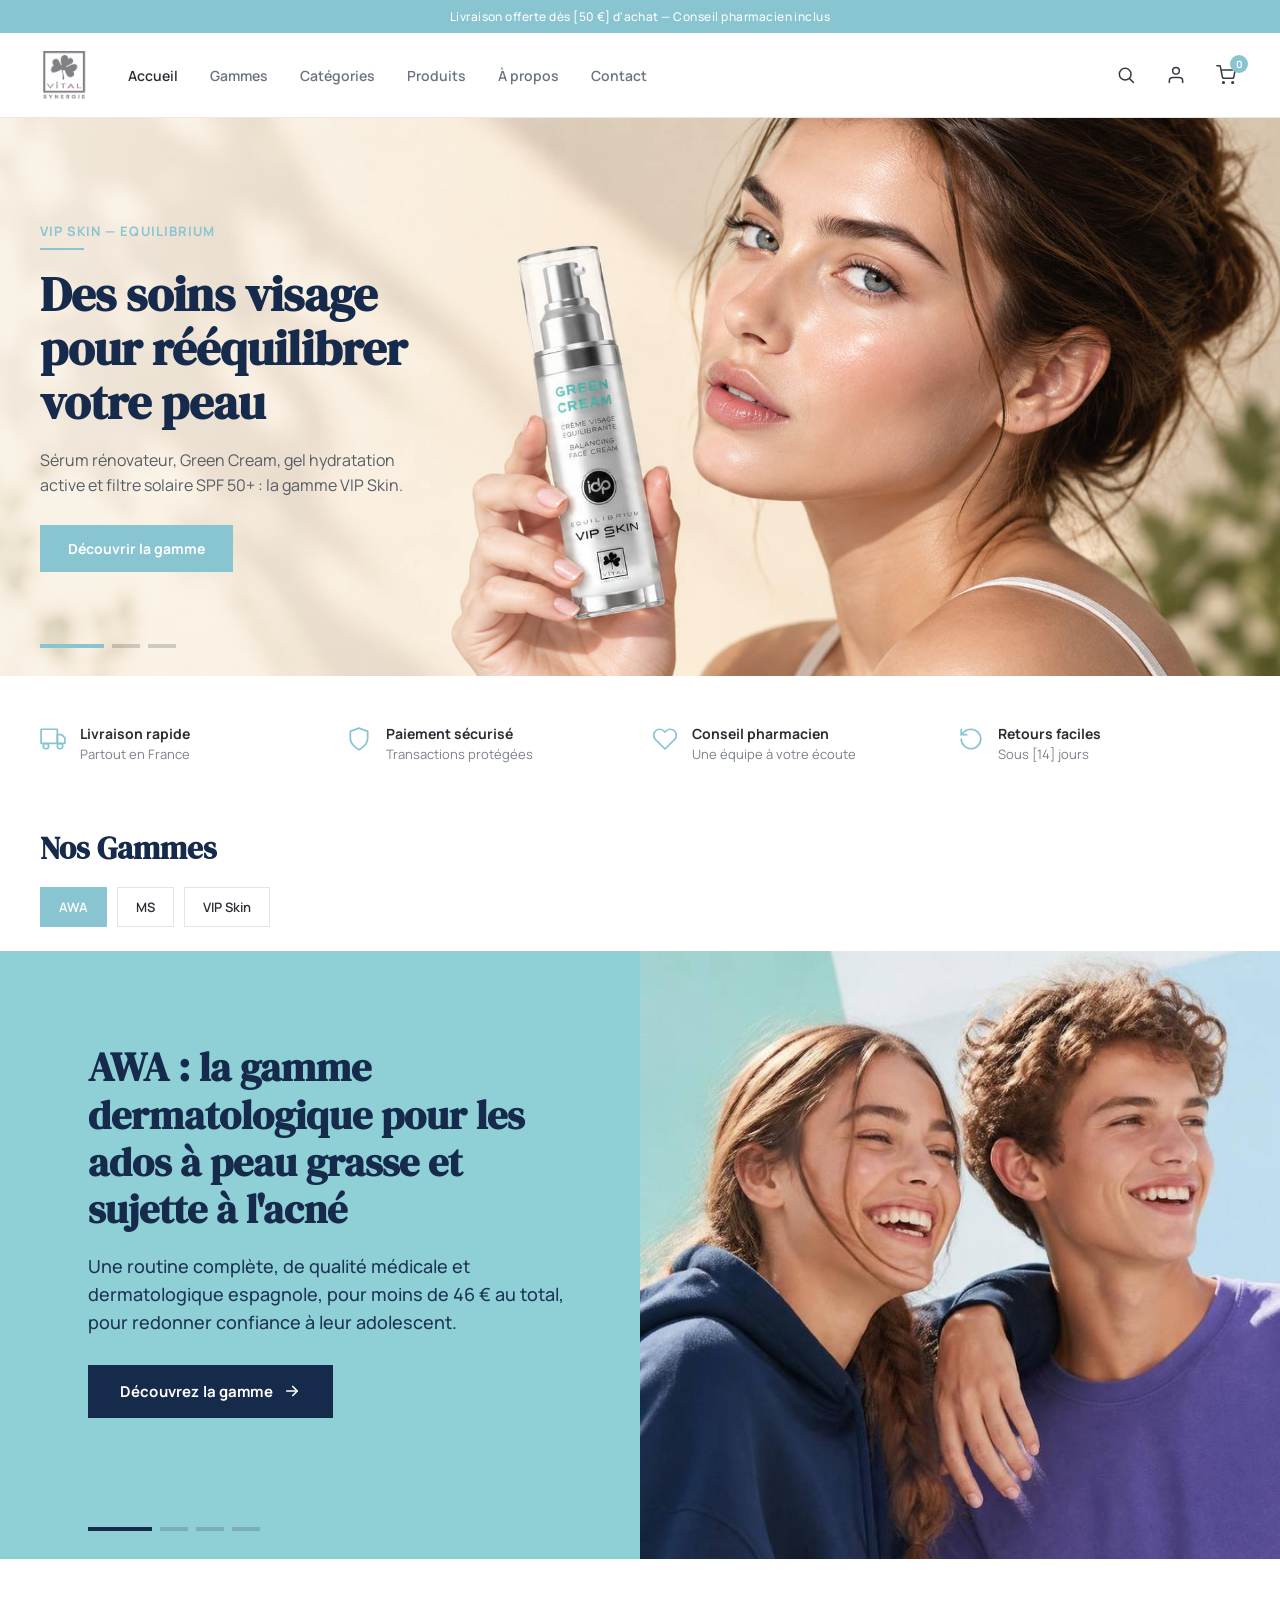
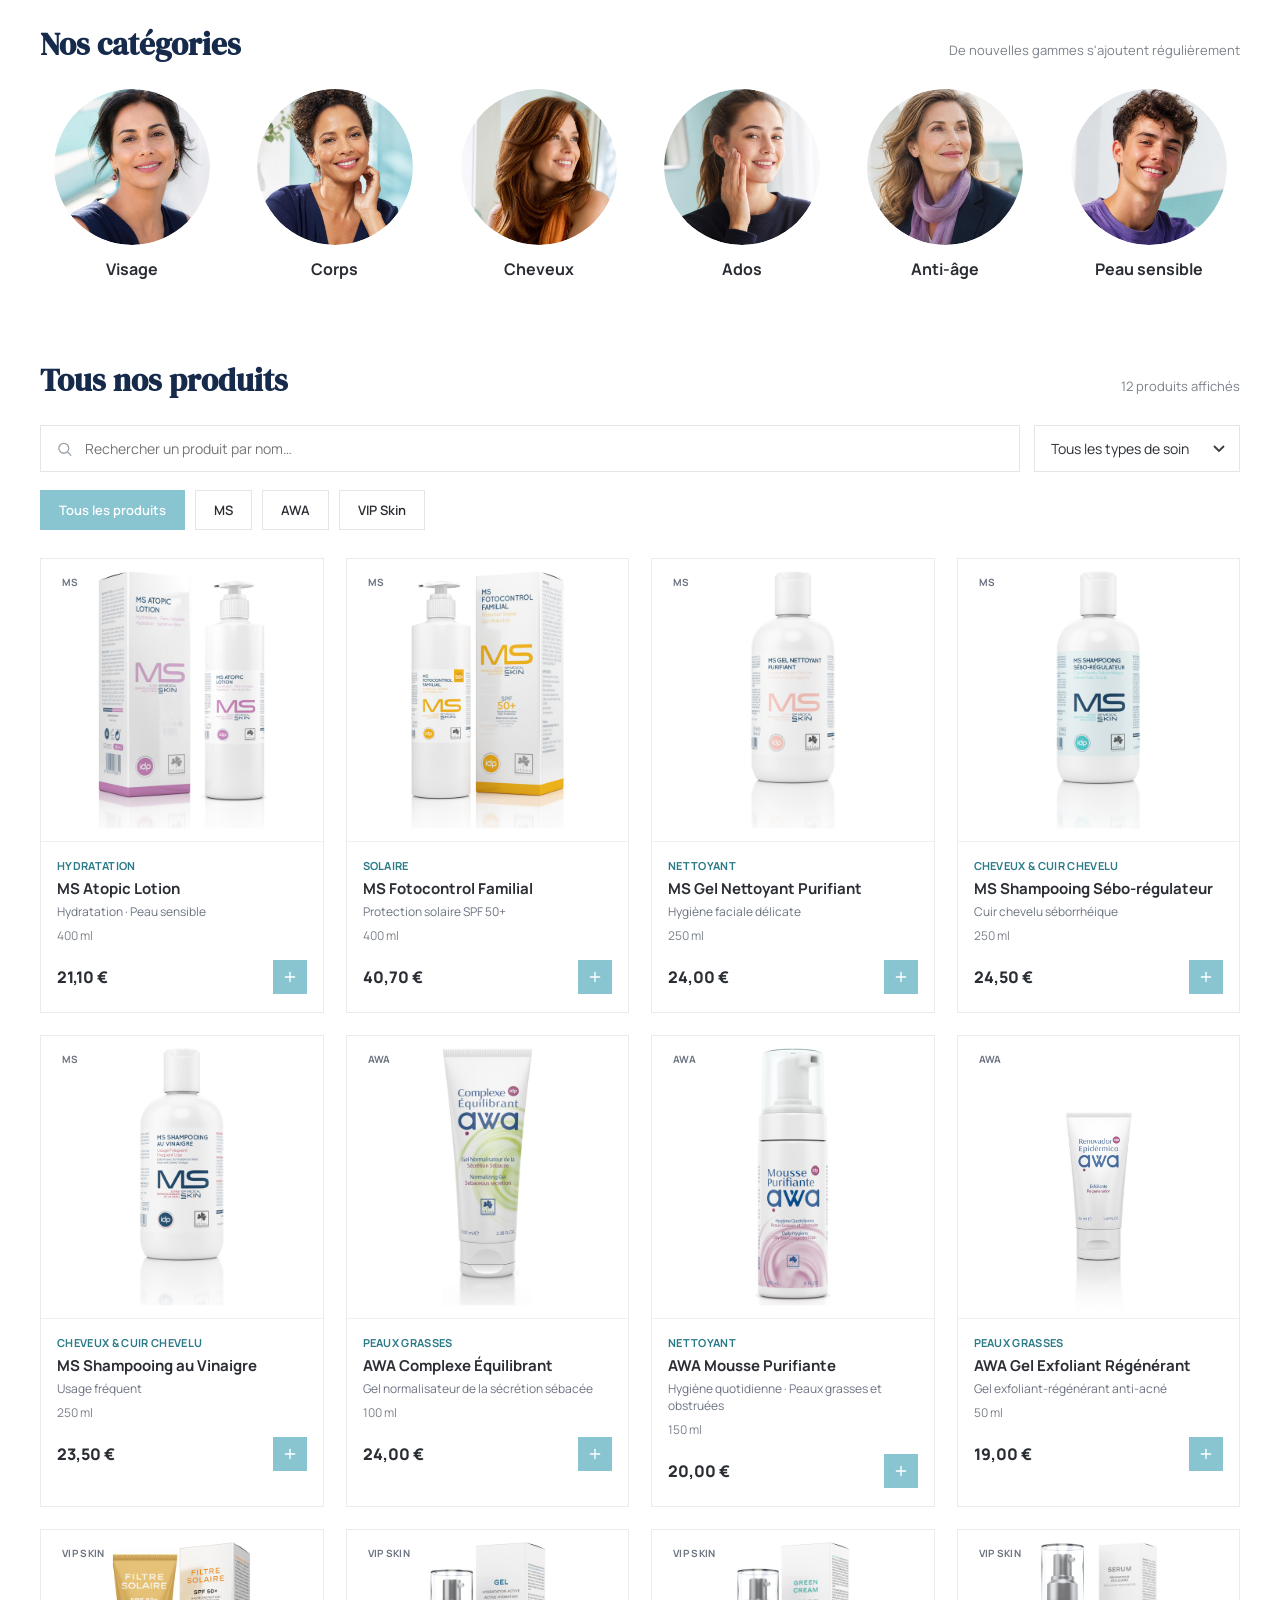
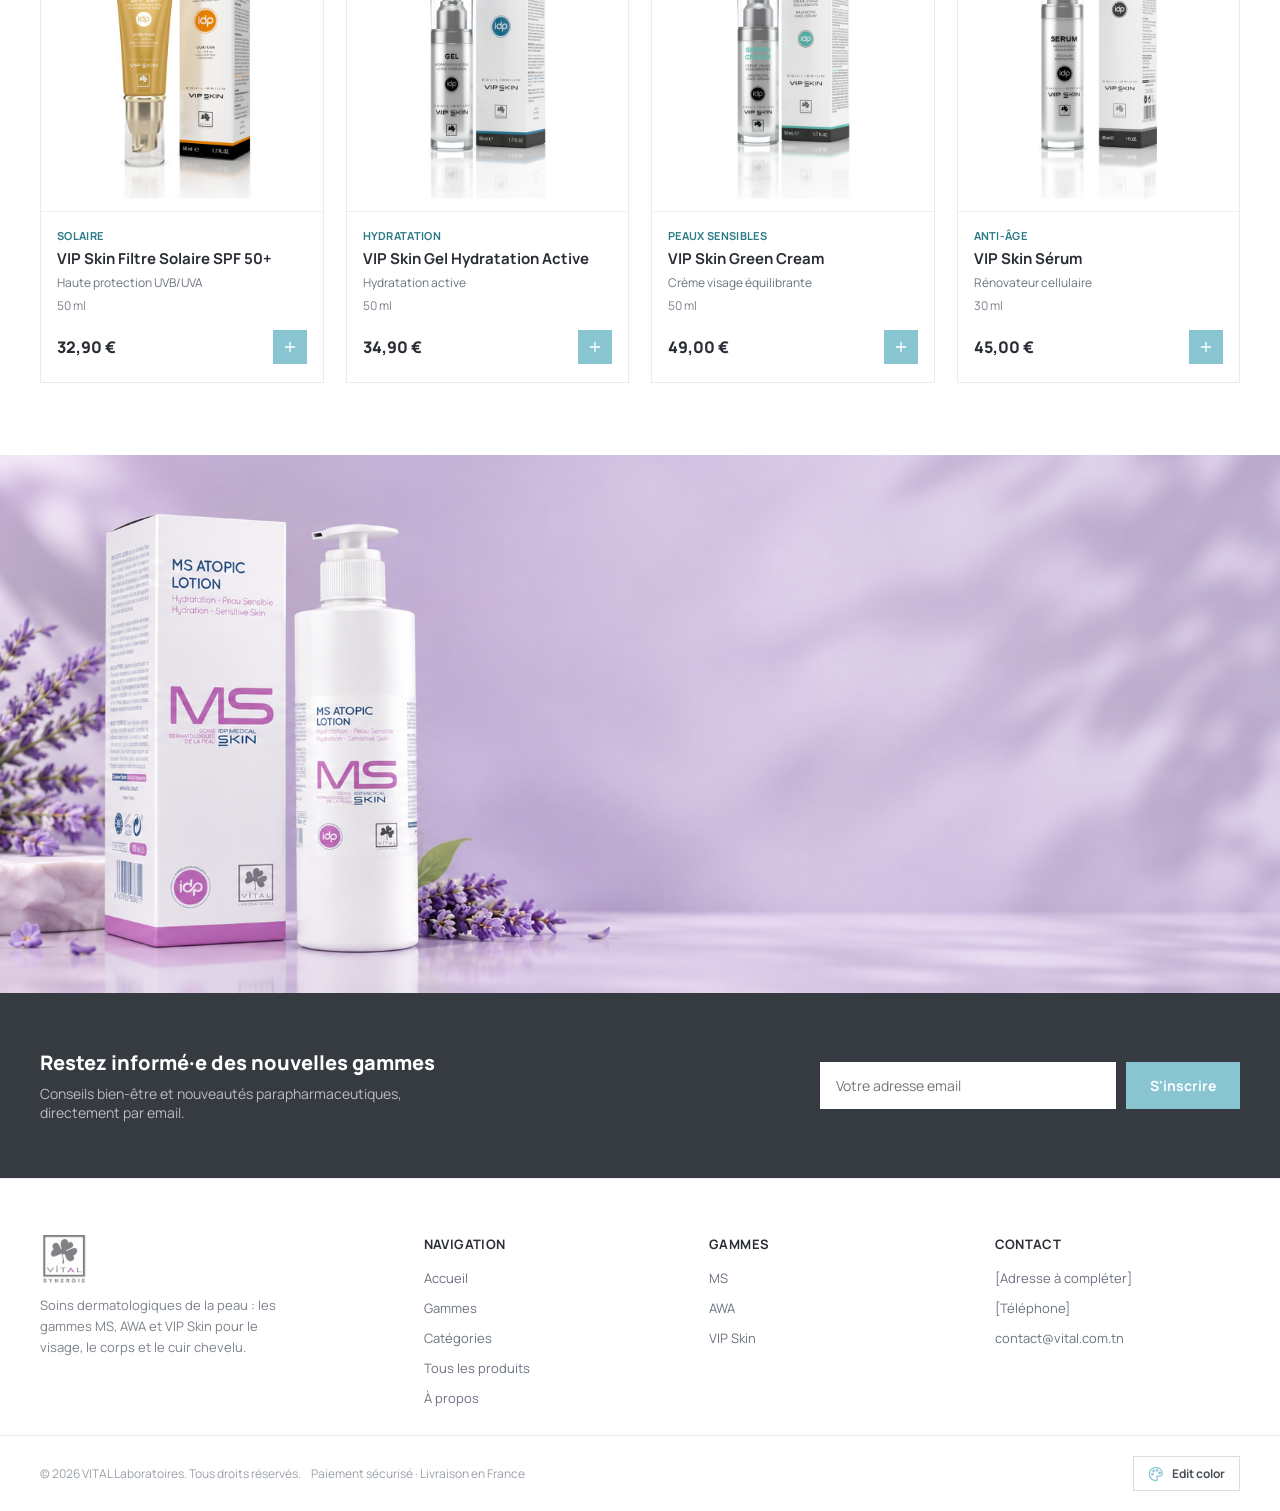
<file: index.html>
<!doctype html>
<html lang="fr">
<head>
<meta charset="utf-8">
<meta name="viewport" content="width=device-width, initial-scale=1">
<title>VITAL Laboratoires — Boutique en ligne</title>
<meta name="description" content="VITAL Laboratoires — soins dermatologiques MS, AWA et VIP Skin pour le visage, le corps et le cuir chevelu.">
<link rel="preconnect" href="https://fonts.googleapis.com">
<link rel="preconnect" href="https://fonts.gstatic.com" crossorigin>
<link href="https://fonts.googleapis.com/css2?family=Manrope:wght@400;500;600;700;800&display=swap" rel="stylesheet">
<link rel="stylesheet" href="assets/shop.css">
<style>
  :root {
    --ink: #363B42;
    --ink-strong: #2A2E34;
    --gray: #6B7280;
    --gray-soft: #7B818A;
    --purple: #72C6C7;
    --border: #E3E5E8;
    --bg-soft: #F7F6F7;
  }
  * { box-sizing: border-box; }
  body { margin: 0; font-family: 'Manrope', sans-serif; -webkit-font-smoothing: antialiased; color: var(--ink); background: #fff; }
  a { color: inherit; text-decoration: none; }
  button { font-family: inherit; cursor: pointer; }
  input, select { font-family: inherit; }
  img { max-width: 100%; display: block; }
  .wrap { max-width: 1280px; margin: 0 auto; padding: 0 40px; }
  @media (max-width: 900px) { .wrap { padding: 0 20px; } }

  /* Top bar */
  .topbar { background: var(--ink); color: #E7E4E8; text-align: center; padding: 8px 20px; font-size: 12px; letter-spacing: 0.04em; font-weight: 500; }

  /* Header */
  /* Les liens d'ancre défilent en douceur, en s'arrêtant sous l'en-tête fixe */
  html { scroll-padding-top: 90px; }
  @media (prefers-reduced-motion: no-preference) { html { scroll-behavior: smooth; } }
  header { border-bottom: 1px solid #E9E7EA; position: sticky; top: 0; background: #fff; z-index: 20; }
  header .wrap { display: flex; align-items: center; gap: 40px; padding-top: 18px; padding-bottom: 18px; }
  header .logo img { height: 48px; width: auto; }
  nav.main-nav { flex-grow: 1; display: flex; gap: 32px; align-items: center; flex-wrap: wrap; }
  nav.main-nav a { font-size: 14px; font-weight: 600; color: var(--gray); }
  nav.main-nav a.active, nav.main-nav a:hover { color: var(--ink-strong); }
  .header-icons { display: flex; align-items: center; gap: 22px; flex-shrink: 0; }
  .header-icons button { background: none; border: none; padding: 4px; color: var(--ink); display: flex; position: relative; }
  .cart-badge { position: absolute; top: -6px; right: -8px; background: var(--purple); color: #fff; font-size: 10px; font-weight: 700; width: 16px; height: 16px; border-radius: 50%; display: flex; align-items: center; justify-content: center; }

  /* Hero — pleine largeur, défilement latéral, textes animés en cascade */
  .hero-section { padding: 0; margin: 0; width: 100%; }
  .hero { position: relative; width: 100%; overflow: hidden; height: clamp(460px, 62vh, 620px); }
  .hero-track { display: flex; height: 100%; width: 100%; transition: transform 1s cubic-bezier(.77, 0, .18, 1); will-change: transform; }
  .hero-slide { position: relative; flex: 0 0 100%; width: 100%; height: 100%; display: flex; align-items: center; overflow: hidden; }
  .hero-inner { position: relative; z-index: 2; width: 100%; max-width: 1280px; margin: 0 auto; padding: 0 40px; }
  .hero-content { max-width: 520px; display: flex; flex-direction: column; gap: 18px; align-items: flex-start; }
  .hero-badge { font-size: 13px; font-weight: 700; letter-spacing: 0.08em; text-transform: uppercase; }
  .hero-title { margin: 0; font-size: 48px; line-height: 1.12; font-weight: 800; color: var(--ink-strong); }
  .hero-sub { margin: 0; font-size: 16px; line-height: 1.6; color: #565C64; max-width: 440px; }
  .hero-actions { display: flex; gap: 14px; margin-top: 8px; align-items: center; flex-wrap: wrap; }
  .btn-primary { background: var(--ink); color: #fff; padding: 14px 28px; border-radius: 999px; font-size: 14px; font-weight: 700; border: none; display: inline-block; }
  .btn-primary:hover { background: #3A3F47; }
  .link-underline { font-size: 14px; font-weight: 700; color: var(--ink-strong); border-bottom: 2px solid var(--ink-strong); padding-bottom: 2px; }
  .hero-art { position: absolute; right: max(40px, calc((100% - 1200px) / 2)); top: 50%; margin-top: -200px; width: 400px; height: 400px; display: flex; align-items: center; justify-content: center; }
  .hero-art img { width: 100%; height: 100%; object-fit: contain; mix-blend-mode: multiply; }

  /* Slide avec visuel pleine largeur (photo publicitaire) */
  .hero-bg { position: absolute; inset: 0; width: 100%; height: 100%; object-fit: cover; object-position: var(--pos, 70% 18%); z-index: 0; transform-origin: 70% 40%; }
  .hero-veil { position: absolute; inset: 0; z-index: 1; pointer-events: none; background: linear-gradient(90deg, rgba(var(--veil, 247, 240, 229), .78) 0%, rgba(var(--veil, 247, 240, 229), .45) 28%, rgba(var(--veil, 247, 240, 229), 0) 46%); }
  .hero-slide.has-banner .hero-content { max-width: 430px; }
  .hero-slide.has-banner .hero-title { font-size: 42px; }
  .hero-slide.has-banner .hero-sub { max-width: 400px; }
  .hero-slide.active .hero-bg { animation: heroZoom 7s cubic-bezier(.22, 1, .36, 1) backwards; }
  @keyframes heroZoom { from { transform: scale(1.08); opacity: .6; } to { transform: none; opacity: 1; } }

  /* Entrée en cascade : badge → titre → texte → boutons (le produit arrive de la droite) */
  .hero-slide.active .anim { animation: heroUp .9s cubic-bezier(.22, 1, .36, 1) backwards; animation-delay: calc(.45s + var(--i, 0) * .16s); }
  .hero-slide.active .hero-art img { animation: heroArt 1.2s cubic-bezier(.22, 1, .36, 1) .35s backwards; }
  @keyframes heroUp { from { opacity: 0; transform: translateY(34px); } to { opacity: 1; transform: none; } }
  @keyframes heroArt { from { opacity: 0; transform: translateX(90px) scale(.92); } to { opacity: 1; transform: none; } }
  .hero-badge.anim { position: relative; padding-left: 0; }
  .hero-slide.active .hero-badge::after { content: ''; display: block; height: 2px; background: currentColor; margin-top: 8px; animation: heroLine 1s cubic-bezier(.22, 1, .36, 1) .9s backwards; width: 44px; transform-origin: left; }
  @keyframes heroLine { from { transform: scaleX(0); } to { transform: scaleX(1); } }

  /* Contrôles */
  .hero-dots { position: absolute; bottom: 28px; left: 0; right: 0; z-index: 3; max-width: 1280px; margin: 0 auto; padding: 0 40px; display: flex; gap: 8px; align-items: center; pointer-events: none; }
  .hero-dots .dot { pointer-events: auto; }
  .dot { position: relative; height: 4px; border-radius: 0; border: none; padding: 0; cursor: pointer; transition: width .5s cubic-bezier(.22, 1, .36, 1), background .3s ease; background: rgba(54, 59, 66, .22); width: 28px; overflow: hidden; }
  .dot.active { background: rgba(54, 59, 66, .22); width: 64px; }
  .dot i { position: absolute; inset: 0; background: var(--purple); transform: scaleX(0); transform-origin: left; }
  .dot.active i { animation: heroProgress var(--dur, 6s) linear forwards; }
  .hero.paused .dot.active i { animation-play-state: paused; }
  @keyframes heroProgress { to { transform: scaleX(1); } }
  .hero-arrow { position: absolute; top: 50%; margin-top: -24px; width: 48px; height: 48px; z-index: 3; background: rgba(255, 255, 255, .85); border: 1px solid var(--border); color: var(--ink-strong); display: flex; align-items: center; justify-content: center; padding: 0; opacity: 0; transition: opacity .3s ease, background .3s ease, transform .3s ease; }
  .hero:hover .hero-arrow { opacity: 1; }
  .hero-arrow:hover { background: var(--purple); color: #fff; border-color: var(--purple); }
  .hero-arrow.prev { left: 24px; }
  .hero-arrow.next { right: 24px; }
  @media (max-width: 1100px) { .hero-art { width: 320px; height: 320px; margin-top: -160px; } .hero-title, .hero-slide.has-banner .hero-title { font-size: 36px; } .hero-slide.has-banner .hero-content { max-width: 330px; } .hero-veil { background: linear-gradient(90deg, rgba(var(--veil, 247, 240, 229), .85) 0%, rgba(var(--veil, 247, 240, 229), .55) 34%, rgba(var(--veil, 247, 240, 229), 0) 55%); } }
  /* Tablette + mobile : l'image du slider passe au-dessus du texte et du CTA */
  @media (max-width: 1024px) {
    .hero { height: auto; min-height: 0; }
    .hero-track { height: auto; }
    .hero { --hero-img-h: clamp(300px, 52vw, 460px); }
    .hero-art, .hero-veil { display: none; }
    /* flèches toujours visibles, centrées sur l'image */
    .hero-arrow { display: flex; opacity: 1; width: 40px; height: 40px; margin-top: 0; top: calc(var(--hero-img-h) / 2 - 20px); background: rgba(255, 255, 255, .9); }
    .hero-arrow.prev { left: 12px; }
    .hero-arrow.next { right: 12px; }
    .hero-slide.has-banner { flex-direction: column; align-items: stretch; justify-content: flex-start; min-height: 0; background: #fff !important; }
    .hero-slide.has-banner .hero-bg { position: relative; inset: auto; order: 0; width: 100%; height: var(--hero-img-h); flex: 0 0 auto; object-position: var(--pos, 70% 20%); }
    .hero-slide.has-banner .hero-inner { padding-top: 28px; padding-bottom: 56px; }
    .hero-slide.has-banner .hero-content { max-width: 100%; }
    .hero-slide.has-banner .hero-sub { max-width: 560px; }
  }
  @media (max-width: 720px) {
    .hero { height: auto; min-height: 480px; --hero-img-h: 300px; }
    .hero-track { height: auto; }
    .hero-slide { min-height: 480px; }
    .hero-inner, .hero-dots { padding: 0 20px; }
    .hero-art { display: none; }
    .hero-title, .hero-slide.has-banner .hero-title { font-size: 30px; }
    .hero-slide.has-banner { flex-direction: column; align-items: stretch; justify-content: flex-start; min-height: 0; }
    .hero-slide.has-banner { background: #fff !important; }
    .hero-slide.has-banner .hero-inner { padding-top: 24px; padding-bottom: 56px; }
    .hero-slide.has-banner .hero-content { max-width: 100%; }
    .hero-slide.has-banner .hero-bg { position: relative; inset: auto; order: 0; height: 300px; object-position: 80% 30%; flex: 0 0 auto; }
    .hero-veil { display: none; }
  }
  @media (prefers-reduced-motion: reduce) {
    .hero-track { transition-duration: .01s; }
    .hero-slide.active .anim, .hero-slide.active .hero-art img, .hero-slide.active .hero-bg, .hero-slide.active .hero-badge::after { animation: none; }
  }

  /* Value props */
  .value-props { max-width: 1280px; margin: 0 auto; padding: 48px 40px 8px; display: grid; grid-template-columns: repeat(4, minmax(0, 1fr)); gap: 24px; }
  .value-prop { display: flex; gap: 14px; align-items: flex-start; }
  .value-prop svg { flex-shrink: 0; margin-top: 2px; }
  .value-prop .title { font-size: 14px; font-weight: 700; color: var(--ink-strong); }
  .value-prop .sub { font-size: 13px; color: var(--gray-soft); margin-top: 2px; }
  @media (max-width: 900px) { .value-props { grid-template-columns: repeat(2, minmax(0, 1fr)); } }

  /* Section heads */
  .section-head { display: flex; align-items: baseline; justify-content: space-between; margin-bottom: 24px; flex-wrap: wrap; gap: 8px; }
  .section-head h2 { margin: 0; font-size: 26px; font-weight: 800; color: var(--ink-strong); }
  .section-head .note { font-size: 13px; color: var(--gray-soft); }

  /* Categories */
  .categories { max-width: 1280px; margin: 40px auto 0; padding: 24px 40px 0; }
  .cat-grid { display: grid; grid-template-columns: repeat(var(--cols, 3), minmax(0, 1fr)); gap: 24px; }
  .cat-card { position: relative; overflow: hidden; border-radius: 16px; padding: 32px 28px; display: flex; flex-direction: column; gap: 14px; min-height: 220px; transition: box-shadow 0.18s ease, transform 0.18s ease; }
  .cat-card img { position: absolute; right: 8px; bottom: 0; height: 200px; width: 200px; object-fit: contain; mix-blend-mode: multiply; }
  .cat-card .desc { font-size: 13px; line-height: 1.5; max-width: 170px; margin-top: 6px; }
  .cat-card:hover { box-shadow: 0 12px 28px rgba(54,59,66,0.10); transform: translateY(-2px); }
  .cat-card .name { font-size: 18px; font-weight: 700; color: var(--ink-strong); margin-top: auto; }
  .cat-card .brand { display: block; font-size: 22px; font-weight: 800; letter-spacing: 0.04em; text-transform: uppercase; color: var(--cta); line-height: 1.1; margin-top: auto; transition: letter-spacing .3s cubic-bezier(.22, 1, .36, 1); }
  .cat-card:hover .brand { letter-spacing: 0.08em; }
  .cat-card .brand + .name { margin-top: 4px; }
  .cat-card .count { font-size: 13px; margin-top: 4px; }
  /* Onglets de catégories (image + texte) */
  .use-tabs { display: grid; grid-template-columns: repeat(6, minmax(0, 1fr)); gap: 20px; }
  .use-tab { display: flex; flex-direction: column; align-items: center; gap: 14px; padding: 0; border: 0; background: transparent; color: var(--ink-strong); text-align: center; cursor: pointer; }
  .use-tab .ut-img { display: block; width: 100%; max-width: 156px; aspect-ratio: 1 / 1; padding: 0; border: 0; box-sizing: border-box; background: #fff; overflow: hidden; transition: transform .25s ease, box-shadow .25s ease; }
  .use-tab .ut-img img { display: block; height: 100%; width: 100%; object-fit: cover; object-position: 50% 14%; }
  .use-tab:hover .ut-img { transform: scale(1.04); box-shadow: 0 0 0 4px #fff, 0 0 0 7px var(--cta); }
  .use-tab .ut-txt { display: block; }
  .use-tab .ut-name { font-size: 16px; font-weight: 700; line-height: 1.25; transition: color .25s ease; }
  .use-tab.active .ut-img { box-shadow: 0 8px 18px rgba(var(--cta-rgb, 136, 197, 209), .45); }
  .use-tab.active:hover .ut-img { box-shadow: 0 0 0 4px #fff, 0 0 0 7px var(--cta); }
  .use-tab.active .ut-name { color: var(--accent-text, var(--ink-strong)); }
  .use-tab:focus-visible { outline: none; }
  .use-tab:focus-visible .ut-img { outline: 3px solid var(--cta); outline-offset: 3px; }
  @media (max-width: 900px) {
    .use-tabs { display: flex; overflow-x: auto; scrollbar-width: none; gap: 20px; padding: 10px 10px 8px; margin: 0 -10px; }
    .use-tabs::-webkit-scrollbar { display: none; }
    .use-tab { flex: 0 0 120px; }
    .use-tab .ut-img { max-width: none; width: 112px; }
    .use-tab .ut-name { font-size: 14px; }
  }
  @media (max-width: 1024px) { .cat-grid { grid-template-columns: 1fr; } }

  /* Filters */
  .products { max-width: 1280px; margin: 56px auto 0; padding: 24px 40px 0; }
  .filters { display: flex; gap: 14px; margin-bottom: 18px; flex-wrap: wrap; }
  .search-wrap { flex-grow: 1; min-width: 240px; position: relative; }
  .search-wrap svg { position: absolute; left: 16px; top: 50%; transform: translateY(-50%); }
  .search-wrap input { width: 100%; padding: 13px 16px 13px 44px; border-radius: 10px; border: 1px solid var(--border); font-size: 14px; color: var(--ink-strong); outline: none; }
  .filters select { padding: 13px 16px; border-radius: 10px; border: 1px solid var(--border); font-size: 14px; color: var(--ink-strong); background: #fff; min-width: 200px; }
  .pills { display: flex; gap: 10px; margin-bottom: 28px; flex-wrap: wrap; }
  .pill { padding: 10px 18px; border-radius: 999px; border: 1px solid var(--border); font-size: 13px; font-weight: 600; background: #fff; color: var(--ink-strong); }
  .pill:hover { border-color: var(--purple); }
  .pill.active { background: var(--ink); color: #fff; border-color: var(--ink); }

  /* Product grid */
  .grid { display: grid; grid-template-columns: repeat(4, minmax(0, 1fr)); gap: 22px; padding-bottom: 8px; }
  @media (max-width: 1100px) { .grid { grid-template-columns: repeat(3, minmax(0, 1fr)); } }
  @media (max-width: 760px) { .grid { grid-template-columns: repeat(2, minmax(0, 1fr)); } }
  .card { border: 1px solid #ECEAEC; border-radius: 16px; overflow: hidden; display: flex; flex-direction: column; background: #fff; transition: box-shadow 0.18s ease, transform 0.18s ease; }
  .card:hover { box-shadow: 0 12px 28px rgba(54,59,66,0.10); transform: translateY(-2px); }
  .card .thumb { aspect-ratio: 1 / 1; background: #fff; display: flex; align-items: center; justify-content: center; position: relative; border-bottom: 1px solid #F1EFF1; }
  .card a.name:hover { color: var(--accent-text); }
  .card .thumb img { width: 100%; height: 100%; object-fit: contain; }
  .card .size { font-size: 12px; color: var(--gray-soft); }
  .card .sub { font-size: 12px; color: var(--gray); line-height: 1.4; }
  .card .price.tbd { font-size: 13px; font-weight: 600; color: var(--gray-soft); }
  .cart-badge { min-width: 16px; padding: 0 4px; border-radius: 999px; width: auto; }
  .card .cat-tag { position: absolute; top: 12px; left: 12px; background: rgba(255,255,255,0.9); color: var(--gray); font-size: 10px; font-weight: 700; letter-spacing: 0.03em; text-transform: uppercase; padding: 4px 9px; border-radius: 999px; }
  .card .body { padding: 16px 16px 18px; display: flex; flex-direction: column; gap: 6px; flex-grow: 1; }
  .card .type { font-size: 11px; font-weight: 700; color: var(--accent-text); letter-spacing: 0.03em; text-transform: uppercase; }
  .card .name { font-size: 15px; font-weight: 700; color: var(--ink-strong); line-height: 1.3; }
  .card .row { display: flex; align-items: center; justify-content: space-between; margin-top: 10px; }
  .card .price { font-size: 16px; font-weight: 800; color: var(--ink-strong); }
  .add-btn { background: var(--ink); border: none; color: #fff; width: 34px; height: 34px; border-radius: 10px; display: flex; align-items: center; justify-content: center; }
  .add-btn:hover { background: #3A3F47; }
  .empty-state { padding: 60px 0; text-align: center; color: var(--gray-soft); font-size: 14px; }
  .results-count { font-size: 13px; color: var(--gray-soft); }

  /* Newsletter */
  .newsletter-section { width: 100%; margin: 0; padding: 0; background: var(--ink); }
  .newsletter { max-width: 1280px; margin: 0 auto; padding: 56px 40px; display: flex; align-items: center; justify-content: space-between; gap: 32px; flex-wrap: wrap; }
  .newsletter .title { font-size: 20px; font-weight: 800; color: #fff; }
  .newsletter .sub { font-size: 14px; color: #B9BCC1; margin-top: 8px; max-width: 420px; }
  .newsletter-form { display: flex; gap: 10px; flex-grow: 1; max-width: 420px; min-width: 260px; }
  .newsletter-form input { flex-grow: 1; padding: 14px 16px; border-radius: 10px; border: none; font-size: 14px; outline: none; }
  .newsletter-form button { background: var(--purple); color: #fff; border: none; padding: 14px 24px; border-radius: 10px; font-size: 14px; font-weight: 700; white-space: nowrap; }
  .newsletter-form button:hover { opacity: 0.92; }
  @media (max-width: 720px) { .newsletter { padding: 40px 20px; } }

  /* Bannière promotionnelle fixe (MS Atopic Lotion) */
  .promo { position: relative; width: 100%; margin-top: 64px; overflow: hidden; background: #D4C3E2; min-height: clamp(420px, 42vw, 620px); display: flex; align-items: center; }
  .promo-bg { position: absolute; inset: 0; width: 100%; height: 100%; object-fit: cover; object-position: left center; transform: scale(1.06); transition: transform 1.8s cubic-bezier(.22, 1, .36, 1); }
  .promo.in .promo-bg { transform: none; }
  .promo-inner { position: relative; z-index: 1; width: 100%; max-width: 1280px; margin: 0 auto; padding: 56px 40px; }
  .promo-content { margin-left: auto; width: min(46%, 540px); display: flex; flex-direction: column; align-items: flex-start; gap: 16px; }
  .promo-badge { font-size: 13px; font-weight: 700; letter-spacing: 0.08em; text-transform: uppercase; color: var(--ink-strong); }
  .promo-badge::after { content: ''; display: block; width: 44px; height: 2px; background: var(--cta); margin-top: 8px; transform-origin: left; }
  .promo-title { margin: 0; font-size: 40px; line-height: 1.14; font-weight: 800; color: var(--ink-strong); }
  .promo-sub { margin: 0; font-size: 16px; line-height: 1.6; color: #4A4358; max-width: 480px; }
  .promo-points { list-style: none; margin: 4px 0 0; padding: 0; display: flex; flex-direction: column; gap: 10px; }
  .promo-points li { display: flex; align-items: center; gap: 10px; font-size: 14px; font-weight: 600; color: var(--ink-strong); }
  .promo-points svg { flex-shrink: 0; }
  .promo-actions { margin-top: 8px; }
  .promo:not(.in) .anim { opacity: 0; }
  .promo.in .anim { animation: heroUp .9s cubic-bezier(.22, 1, .36, 1) backwards; animation-delay: calc(.2s + var(--i, 0) * .14s); }
  .promo.in .promo-badge::after { animation: heroLine 1s cubic-bezier(.22, 1, .36, 1) .6s backwards; }
  @media (max-width: 1100px) { .promo-title { font-size: 34px; } .promo-content { width: min(50%, 480px); } }
  @media (max-width: 820px) {
    .promo { display: block; margin-top: 48px; background: #E4D9F0; min-height: 0; }
    .promo-bg { position: relative; inset: auto; display: block; height: 300px; object-position: 8% center; }
    .promo-inner { padding: 28px 20px 36px; }
    .promo-content { width: 100%; }
    .promo-title { font-size: 28px; }
  }
  @media (prefers-reduced-motion: reduce) { .promo-bg { transition: none; transform: none; } .promo.in .anim, .promo.in .promo-badge::after { animation: none; } }

  /* Slide sur fond turquoise (bannière AWA) : badge et bouton en bleu marine pour rester lisibles — desktop seulement (sur mobile le texte est sur fond blanc) */
  @media (min-width: 1025px) {
    .hero-slide.on-teal .hero-badge { color: #162A4C !important; }
    .hero-slide.on-teal .hero-sub { color: #2B3F5E; }
    .hero-slide.on-teal .btn-primary { background: #162A4C !important; color: #fff !important; }
    .hero-slide.on-teal .btn-primary:hover { background: #0F1F3A !important; box-shadow: 0 10px 22px rgba(22, 42, 76, .28); }
  }

  /* Titre de section au-dessus du bandeau AWA */
  .gammes-head { max-width: 1280px; margin: 56px auto 0; padding: 0 40px; scroll-margin-top: 20px; }
  .gammes-head + .awa-band { margin-top: 0; }
  .gammes-head .section-head { margin-bottom: 18px; }
  .gammes-tabs { margin-bottom: 24px; }
  .gammes-tabs .pill.active, .gammes-tabs .pill.active:hover, #pills .pill.active, #pills .pill.active:hover { background: var(--cta); border-color: var(--cta); color: var(--cta-ink); }
  .awa-track, .awa-dots { transition: opacity .25s ease; }
  .awa-band.switching .awa-track, .awa-band.switching .awa-dots { opacity: 0; }
  @media (max-width: 820px) { .gammes-head { margin-top: 40px; padding: 0 20px; } }

  /* Bandeau AWA (slider au-dessus des catégories) */
  .awa-band { position: relative; width: 100%; margin-top: 56px; background: #8FD0D6; overflow: hidden; }
  .awa-track { display: grid; }
  .awa-slide { grid-area: 1 / 1; display: grid; grid-template-columns: 1fr 1fr; min-height: clamp(400px, 38vw, 540px); opacity: 0; visibility: hidden; transition: opacity .7s ease, visibility 0s linear .7s; }
  .awa-slide.active { opacity: 1; visibility: visible; transition: opacity .7s ease, visibility 0s; }
  .awa-band-text { display: flex; flex-direction: column; align-items: flex-start; justify-content: center; gap: 28px; padding: 56px 56px 104px max(88px, calc((100vw - 1280px) / 2 + 40px)); }
  .awa-band-text h2 { margin: 0; font-size: 40px; line-height: 1.18; max-width: 560px; }
  .awa-sub { margin: -8px 0 0; max-width: 520px; font-size: 18px; line-height: 1.55; font-weight: 500; color: #1E3556; }
  .awa-desc { margin: -12px 0 0; max-width: 520px; font-size: 16px; line-height: 1.6; font-weight: 400; color: #1E3556; }
  .awa-btn { display: inline-flex; align-items: center; justify-content: center; gap: 10px; padding: 16px 32px; border: 0; background: #162A4C; color: #fff; font: inherit; font-size: 15px; font-weight: 700; letter-spacing: 0.01em; cursor: pointer; transition: transform .3s ease, box-shadow .3s ease, background .3s ease; }
  .awa-btn:hover { background: #0F1F3A; transform: translateY(-3px); box-shadow: 0 10px 22px rgba(22, 42, 76, .28); }
  .awa-ind { margin: -12px 0 0; max-width: 520px; font-size: 15px; line-height: 1.55; font-weight: 400; color: #1E3556; }
  .awa-ind strong { font-weight: 700; color: #162A4C; }
  .awa-actions { display: flex; align-items: center; flex-wrap: wrap; gap: 14px 28px; }
  .awa-more { font-size: 15px; font-weight: 700; color: #162A4C; text-decoration: none; border-bottom: 2px solid #162A4C; padding-bottom: 2px; transition: opacity .25s ease, border-color .25s ease; }
  .awa-more:hover { opacity: .65; }
  .awa-more:focus-visible { outline: 3px solid #162A4C; outline-offset: 4px; }
  .awa-btn svg { flex: 0 0 auto; transition: transform .3s ease; }
  .awa-btn:hover svg { transform: translateX(4px); }
  .awa-btn:active { transform: translateY(0); box-shadow: none; }
  .awa-btn:focus-visible { outline: 3px solid #fff; outline-offset: 3px; }
  .awa-band-img { position: relative; min-height: 100%; overflow: hidden; }
  .awa-band-img img { position: absolute; inset: 0; width: 100%; height: 100%; object-fit: cover; object-position: 50% 14%; }
  .awa-band-img.prod { background: #EEF8F8; }
  .awa-band-img.prod a { position: absolute; inset: 0; display: block; }
  .awa-band-img.prod img { object-fit: contain; object-position: 50% 50%; padding: 36px; box-sizing: border-box; mix-blend-mode: multiply; transform: scale(var(--s, 1)); transition: transform .9s cubic-bezier(.22, 1, .36, 1); }
  @media (hover: hover) and (pointer: fine) {
    .awa-band-img.prod a { cursor: none; }
    .awa-band-img.prod a:hover img { transform: scale(calc(var(--s, 1) * 1.08)); }
  }
  .awa-cursor { position: fixed; left: 0; top: 0; z-index: 60; width: 92px; height: 92px; margin: 0; pointer-events: none; will-change: transform; }
  .awa-cursor span { display: flex; align-items: center; justify-content: center; width: 100%; height: 100%; background: rgba(var(--cta-rgb, 136, 197, 209), .85); color: var(--cta-ink, #fff); font-size: 13px; font-weight: 700; letter-spacing: .01em; box-shadow: 0 10px 26px rgba(var(--cta-rgb, 136, 197, 209), .45); opacity: 0; transform: scale(.4); transition: opacity .25s ease, transform .35s cubic-bezier(.22, 1, .36, 1); }
  .awa-cursor.on span { opacity: 1; transform: scale(1); }
  .awa-slide.active .awa-band-img.prod img { animation: awaPop 1s cubic-bezier(.22, 1, .36, 1) backwards; }
  @keyframes awaPop { from { opacity: 0; transform: translateY(18px) scale(calc(var(--s, 1) * .96)); } to { opacity: 1; transform: scale(var(--s, 1)); } }
  .awa-slide .awa-band-text > * { opacity: 0; transform: translateY(14px); }
  .awa-slide.active .awa-band-text > * { opacity: 1; transform: none; transition: opacity .7s ease .15s, transform .7s cubic-bezier(.22, 1, .36, 1) .15s; }
  .awa-slide.active .awa-band-text > *:nth-child(2) { transition-delay: .25s; }
  .awa-slide.active .awa-band-text > *:nth-child(3) { transition-delay: .35s; }
  .awa-slide.active .awa-band-text > *:nth-child(4) { transition-delay: .45s; }
  .awa-ctrl { position: absolute; inset: 0; z-index: 3; pointer-events: none; }
  .awa-arrow { position: absolute; top: 50%; margin-top: -24px; width: 48px; height: 48px; z-index: 3; background: #17294D; border: 1px solid #17294D; color: #fff; display: flex; align-items: center; justify-content: center; padding: 0; cursor: pointer; pointer-events: auto; opacity: 0; transition: opacity .3s ease, background .3s ease, transform .3s ease; }
  .awa-band:hover .awa-arrow, .awa-arrow:focus-visible { opacity: 1; }
  .awa-arrow:hover { background: var(--purple); color: #fff; border-color: var(--purple); }
  .awa-arrow:focus-visible { outline: 3px solid #162A4C; outline-offset: 2px; }
  .awa-arrow.prev { left: 24px; }
  .awa-arrow.next { right: 24px; }
  .awa-dots { position: absolute; left: max(88px, calc((100vw - 1280px) / 2 + 40px)); bottom: 28px; z-index: 3; display: flex; gap: 8px; align-items: center; pointer-events: none; }
  .awa-dot { position: relative; width: 28px; height: 4px; padding: 0; border: 0; cursor: pointer; pointer-events: auto; overflow: hidden; background: rgba(54, 59, 66, .22); transition: width .5s cubic-bezier(.22, 1, .36, 1), background .3s ease; }
  .awa-dot.active { width: 64px; }
  .awa-dot i { position: absolute; inset: 0; background: #162A4C; transform: scaleX(0); transform-origin: left; }
  .awa-dot.active i { animation: heroProgress var(--dur, 6s) linear forwards; }
  .awa-band.paused .awa-dot.active i { animation-play-state: paused; }
  .awa-dot:focus-visible { outline: 3px solid #162A4C; outline-offset: 3px; }
  @media (max-width: 1100px) { .awa-sub { font-size: 17px; } .awa-band-text h2 { font-size: 34px; } .awa-band-text { padding-right: 40px; } }
  @media (max-width: 820px) {
    .awa-band { margin-top: 40px; }
    .awa-slide { grid-template-columns: 1fr; min-height: 0; }
    .awa-band-img { order: -1; height: 320px; min-height: 0; }
    .awa-band-img.prod img { padding: 24px; }
    .awa-band-text { padding: 32px 20px 100px; gap: 24px; justify-content: flex-start; }
    .awa-band-text h2 { font-size: 28px; }
    .awa-sub { font-size: 16px; margin-top: -4px; }
    .awa-arrow { opacity: 1; width: 40px; height: 40px; margin-top: 0; top: 140px; background: #17294D; }
    .awa-arrow.prev { left: 12px; }
    .awa-arrow.next { right: 12px; }
    .awa-dots { left: 20px; bottom: 28px; }
  }
  @media (prefers-reduced-motion: reduce) { .awa-dot.active i { animation: none; transform: none; } .awa-slide, .awa-slide.active { transition: none; } .awa-slide .awa-band-text > *, .awa-slide.active .awa-band-text > * { transition: none; transform: none; opacity: 1; } .awa-slide.active .awa-band-img.prod img { animation: none; } }

  /* Footer */
  footer { margin-top: 0; background: #fff; border-top: 1px solid #ECEAEC; }
  .footer-grid { max-width: 1280px; margin: 0 auto; padding: 56px 40px 28px; display: grid; grid-template-columns: 1.4fr 1fr 1fr 1fr; gap: 40px; }
  @media (max-width: 900px) { .footer-grid { grid-template-columns: 1fr 1fr; } }
  .footer-col { display: flex; flex-direction: column; gap: 12px; }
  .footer-col .logo { align-self: flex-start; }
  .footer-col img { height: 48px; width: auto; }
  .footer-col p { margin: 0; font-size: 13px; line-height: 1.6; color: var(--gray-soft); max-width: 260px; }
  .footer-col .head { font-size: 13px; font-weight: 700; color: var(--ink-strong); text-transform: uppercase; letter-spacing: 0.03em; margin-bottom: 4px; }
  .footer-col a, .footer-col span { font-size: 13px; color: var(--gray); }
  .footer-bottom { max-width: 1280px; margin: 0 auto; padding: 20px 40px; border-top: 1px solid #ECEAEC; display: flex; align-items: center; justify-content: space-between; flex-wrap: wrap; gap: 10px; }
  .footer-bottom span { font-size: 12px; color: #9AA0A8; }
</style>
<script>try{var t=localStorage.getItem("vital_theme");if(t&&t!=="menthe")document.documentElement.setAttribute("data-theme",t)}catch(e){}</script>
<link rel="stylesheet" href="assets/buttons.css">
</head>
<body>

<div class="topbar">Livraison offerte dès [50&nbsp;€] d'achat — Conseil pharmacien inclus</div>

<header>
  <div class="wrap">
    <a href="#top" class="logo"><img src="assets/logo.png" alt="VITAL Laboratoires"></a>
    <nav class="main-nav">
      <a href="#top" class="active">Accueil</a>
      <a href="#gammes">Gammes</a>
      <a href="#categories">Catégories</a>
      <a href="#produits">Produits</a>
      <a href="#apropos">À propos</a>
      <a href="#contact">Contact</a>
    </nav>
    <div class="header-icons">
      <button aria-label="Rechercher"><svg width="20" height="20" viewBox="0 0 24 24" fill="none" stroke="currentColor" stroke-width="1.8" stroke-linecap="round"><circle cx="11" cy="11" r="7"></circle><line x1="21" y1="21" x2="16.65" y2="16.65"></line></svg></button>
      <button aria-label="Mon compte"><svg width="20" height="20" viewBox="0 0 24 24" fill="none" stroke="currentColor" stroke-width="1.8" stroke-linecap="round" stroke-linejoin="round"><path d="M20 21v-2a4 4 0 0 0-4-4H8a4 4 0 0 0-4 4v2"></path><circle cx="12" cy="7" r="4"></circle></svg></button>
      <button aria-label="Panier"><svg width="20" height="20" viewBox="0 0 24 24" fill="none" stroke="currentColor" stroke-width="1.8" stroke-linecap="round" stroke-linejoin="round"><circle cx="9" cy="21" r="1"></circle><circle cx="20" cy="21" r="1"></circle><path d="M1 1h4l2.68 13.39a2 2 0 0 0 2 1.61h9.72a2 2 0 0 0 2-1.61L23 6H6"></path></svg><span class="cart-badge">0</span></button>
    </div>
  </div>
</header>

<main id="top">

  <section class="hero-section" aria-roledescription="carrousel" aria-label="À la une">
    <div class="hero" id="hero">
      <div class="hero-track" id="hero-track"></div>
      <button class="hero-arrow prev" id="hero-prev" aria-label="Diapositive précédente"><svg width="20" height="20" viewBox="0 0 24 24" fill="none" stroke="currentColor" stroke-width="2" stroke-linecap="round" stroke-linejoin="round"><polyline points="15 18 9 12 15 6"></polyline></svg></button>
      <button class="hero-arrow next" id="hero-next" aria-label="Diapositive suivante"><svg width="20" height="20" viewBox="0 0 24 24" fill="none" stroke="currentColor" stroke-width="2" stroke-linecap="round" stroke-linejoin="round"><polyline points="9 18 15 12 9 6"></polyline></svg></button>
      <div class="hero-dots" id="hero-dots"></div>
    </div>
  </section>

  <section class="value-props">
    <div class="value-prop">
      <svg width="26" height="26" viewBox="0 0 24 24" fill="none" stroke="#72C6C7" stroke-width="1.6" stroke-linecap="round" stroke-linejoin="round"><rect x="1" y="3" width="15" height="13"></rect><polygon points="16 8 20 8 23 11 23 16 16 16 16 8"></polygon><circle cx="5.5" cy="18.5" r="2.5"></circle><circle cx="18.5" cy="18.5" r="2.5"></circle></svg>
      <div><div class="title">Livraison rapide</div><div class="sub">Partout en France</div></div>
    </div>
    <div class="value-prop">
      <svg width="26" height="26" viewBox="0 0 24 24" fill="none" stroke="#72C6C7" stroke-width="1.6" stroke-linecap="round" stroke-linejoin="round"><path d="M12 22s8-4 8-11V5l-8-3-8 3v6c0 7 8 11 8 11z"></path></svg>
      <div><div class="title">Paiement sécurisé</div><div class="sub">Transactions protégées</div></div>
    </div>
    <div class="value-prop">
      <svg width="26" height="26" viewBox="0 0 24 24" fill="none" stroke="#72C6C7" stroke-width="1.6" stroke-linecap="round" stroke-linejoin="round"><path d="M20.84 4.61a5.5 5.5 0 0 0-7.78 0L12 5.67l-1.06-1.06a5.5 5.5 0 0 0-7.78 7.78l1.06 1.06L12 21.23l7.78-7.78 1.06-1.06a5.5 5.5 0 0 0 0-7.78z"></path></svg>
      <div><div class="title">Conseil pharmacien</div><div class="sub">Une équipe à votre écoute</div></div>
    </div>
    <div class="value-prop">
      <svg width="26" height="26" viewBox="0 0 24 24" fill="none" stroke="#72C6C7" stroke-width="1.6" stroke-linecap="round" stroke-linejoin="round"><path d="M3 12a9 9 0 1 0 9-9 9.75 9.75 0 0 0-6.74 2.74L3 8"></path><path d="M3 3v5h5"></path></svg>
      <div><div class="title">Retours faciles</div><div class="sub">Sous [14] jours</div></div>
    </div>
  </section>

  <section class="gammes-head" id="gammes">
    <div class="section-head">
      <h2>Nos Gammes</h2>
    </div>
    <div class="pills gammes-tabs" id="gammes-tabs" role="tablist" aria-label="Choisir une gamme"></div>
  </section>

  <section class="awa-band" id="awa-band" aria-roledescription="carrousel" aria-label="La gamme AWA">
    <div class="awa-track" id="awa-track" aria-live="polite"></div>
    <div class="awa-ctrl" id="awa-ctrl">
      <button type="button" class="awa-arrow prev" id="awa-prev" aria-label="Diapositive précédente"><svg width="20" height="20" viewBox="0 0 24 24" fill="none" stroke="currentColor" stroke-width="2" stroke-linecap="round" stroke-linejoin="round"><polyline points="15 18 9 12 15 6"></polyline></svg></button>
      <div class="awa-dots" id="awa-dots"></div>
      <button type="button" class="awa-arrow next" id="awa-next" aria-label="Diapositive suivante"><svg width="20" height="20" viewBox="0 0 24 24" fill="none" stroke="currentColor" stroke-width="2" stroke-linecap="round" stroke-linejoin="round"><polyline points="9 18 15 12 9 6"></polyline></svg></button>
    </div>
  </section>

  <section class="categories" id="categories">
    <div class="section-head">
      <h2>Nos catégories</h2>
      <span class="note">De nouvelles gammes s'ajoutent régulièrement</span>
    </div>
    <div class="use-tabs" id="use-tabs" role="group" aria-label="Choisir une catégorie"></div>
  </section>

  <section class="products" id="produits">
    <div class="section-head">
      <h2>Tous nos produits</h2>
      <span class="results-count" id="results-count"></span>
    </div>

    <div class="filters">
      <div class="search-wrap">
        <svg width="17" height="17" viewBox="0 0 24 24" fill="none" stroke="#9AA0A8" stroke-width="1.8" stroke-linecap="round"><circle cx="11" cy="11" r="7"></circle><line x1="21" y1="21" x2="16.65" y2="16.65"></line></svg>
        <input type="text" id="search-input" placeholder="Rechercher un produit par nom…">
      </div>
      <select id="type-select">
        <option value="tous">Tous les types de soin</option>
      </select>
    </div>

    <div class="pills" id="pills"></div>

    <div class="grid" id="product-grid"></div>
    <div class="empty-state" id="empty-state" style="display:none;">Aucun produit ne correspond à votre recherche.</div>
  </section>

  <section class="promo" id="promo-ms" aria-label="MS Atopic Lotion">
    <img class="promo-bg" src="assets/banners/banner-add-1.png" alt="MS Atopic Lotion : coffret et flacon pompe de 400 ml, avec de la lavande" loading="lazy">
    <div class="promo-inner">
      <div class="promo-content">
        <span class="promo-badge anim" style="--i:0;">MS Atopic Lotion</span>
        <h2 class="promo-title anim" style="--i:1;">Apaisez la peau atopique, jour après jour</h2>
        <p class="promo-sub anim" style="--i:2;">Une émulsion fluide qui hydrate, élimine la rugosité et la sécheresse, et atténue les démangeaisons et les sensations de brûlure.</p>
        <ul class="promo-points anim" style="--i:3;">
          <li><svg width="18" height="18" viewBox="0 0 24 24" fill="none" stroke="#72C6C7" stroke-width="2.4" stroke-linecap="round" stroke-linejoin="round"><polyline points="20 6 9 17 4 12"></polyline></svg>Acide glycyrrhétinique et huile de babassu</li>
          <li><svg width="18" height="18" viewBox="0 0 24 24" fill="none" stroke="#72C6C7" stroke-width="2.4" stroke-linecap="round" stroke-linejoin="round"><polyline points="20 6 9 17 4 12"></polyline></svg>Film blanc visible pour une application sans lacunes</li>
          <li><svg width="18" height="18" viewBox="0 0 24 24" fill="none" stroke="#72C6C7" stroke-width="2.4" stroke-linecap="round" stroke-linejoin="round"><polyline points="20 6 9 17 4 12"></polyline></svg>Testé dermatologiquement</li>
        </ul>
        <div class="promo-actions anim" style="--i:4;"><a href="producto.html?p=ms-atopic-lotion" class="btn-primary">Découvrir MS Atopic Lotion</a></div>
      </div>
    </div>
  </section>

  <section class="newsletter-section" id="apropos">
    <div class="newsletter">
      <div>
        <div class="title">Restez informé·e des nouvelles gammes</div>
        <div class="sub">Conseils bien-être et nouveautés parapharmaceutiques, directement par email.</div>
      </div>
      <form class="newsletter-form" onsubmit="return false;">
        <input type="email" placeholder="Votre adresse email" required>
        <button type="submit">S'inscrire</button>
      </form>
    </div>
  </section>

</main>

<footer id="contact">
  <div class="footer-grid">
    <div class="footer-col">
      <a href="#top" class="logo"><img src="assets/logo.png" alt="VITAL Laboratoires"></a>
      <p>Soins dermatologiques de la peau : les gammes MS, AWA et VIP Skin pour le visage, le corps et le cuir chevelu.</p>
    </div>
    <div class="footer-col">
      <div class="head">Navigation</div>
      <a href="#top">Accueil</a>
      <a href="#gammes">Gammes</a>
      <a href="#categories">Catégories</a>
      <a href="#produits">Tous les produits</a>
      <a href="#apropos">À propos</a>
    </div>
    <div class="footer-col">
      <div class="head">Gammes</div>
      <div id="footer-cats" style="display:contents;"></div>
    </div>
    <div class="footer-col">
      <div class="head">Contact</div>
      <span>[Adresse à compléter]</span>
      <span>[Téléphone]</span>
      <span>contact@vital.com.tn</span>
    </div>
  </div>
  <div class="footer-bottom">
    <span>© 2026 VITAL Laboratoires. Tous droits réservés.</span>
    <span>Paiement sécurisé · Livraison en France</span>
  </div>
</footer>

<script src="assets/catalogue.js"></script>
<script src="assets/shop.js"></script>
<script>
(function () {
  var V = window.VITAL;
  var CATEGORIES = V.CATEGORIES, TYPE_LABELS = V.TYPE_LABELS, PRODUCTS = V.PRODUCTS;
  var escapeHtml = V.escapeHtml, catByKey = V.catByKey;

  var HERO_SLIDES = [
    { badge: 'VIP Skin — Equilibrium', badgeColor: '#72C6C7', title: 'Des soins visage pour rééquilibrer votre peau', sub: 'Sérum rénovateur, Green Cream, gel hydratation active et filtre solaire SPF 50+ : la gamme VIP Skin.', bg: '#F5ECDD', cat: 'vip',  image: 'assets/produits/vip-skin-green-cream.jpg', banner: 'assets/banners/banner-1-op.jpg', bannerAlt: 'Femme tenant la Green Cream VIP Skin Equilibrium' },
    { badge: 'AWA',                    badgeColor: '#72C6C7', title: 'Peaux grasses et obstruées : retrouvez l’équilibre', sub: 'Complexe équilibrant, mousse purifiante et gel exfoliant régénérant pour une peau nette et affinée.', bg: '#D6EFEF', veil: '145,206,210', tone: 'teal', cat: 'awa', image: 'assets/produits/awa-mousse-purifiante.jpg', banner: 'assets/banners/banner-2.png', bannerAlt: 'Femme tenant la Mousse Purifiante AWA', bannerPos: '62% 30%' },
    { badge: 'MS — IDP Medical Skin',  badgeColor: '#72C6C7', title: 'Les soins dermatologiques de la peau', sub: 'Lotion atopic, protection solaire familiale, nettoyant purifiant et shampooings pour le cuir chevelu.', bg: '#F6E3DC', veil: '246,227,220', cat: 'ms',  image: 'assets/produits/ms-atopic-lotion.jpg', banner: 'assets/banners/banner-3-op.jpg', bannerAlt: 'Femme tenant la lotion MS Atopic', bannerPos: '70% 28%' }
  ];

  var state = { slide: 0, category: 'tous', usage: 'tous', type: 'tous', query: '' };
  var heroTimer = null;

  // Filtre de gamme venant d'une autre page (?cat=ms)
  var qp = new URLSearchParams(location.search);
  if (qp.get('cat') && catByKey(qp.get('cat'))) state.category = qp.get('cat');

  function countIn(key) { return PRODUCTS.filter(function (p) { return p.category === key; }).length; }
  function plural(n, word) { return n + ' ' + word + (n > 1 ? 's' : ''); }

  /* ---------- Hero ---------- */
  var HERO_DELAY = 6000, heroLock = false, heroPaused = false;
  function buildHero() {
    var track = document.getElementById('hero-track');
    track.innerHTML = HERO_SLIDES.map(function (s, i) {
      var bannerHtml = s.banner ? '<img class="hero-bg"' + (s.bannerPos ? ' style="--pos:' + s.bannerPos + ';"' : '') + ' src="' + s.banner + '" alt="' + escapeHtml(s.bannerAlt || s.badge) + '"' + (i ? ' loading="lazy"' : ' fetchpriority="high"') + '><div class="hero-veil"' + (s.veil ? ' style="--veil:' + s.veil + ';"' : '') + '></div>' : '';
      var artHtml = s.banner ? '' : '<div class="hero-art"><img src="' + s.image + '" alt="' + escapeHtml(s.badge) + '"' + (i ? ' loading="lazy"' : '') + '></div>';
      return '<div class="hero-slide' + (s.banner ? ' has-banner' : '') + (s.tone === 'teal' ? ' on-teal' : '') + '" style="background:' + s.bg + ';" role="group" aria-roledescription="diapositive" aria-label="' + (i + 1) + ' sur ' + HERO_SLIDES.length + '">' +
        bannerHtml +
        '<div class="hero-inner"><div class="hero-content">' +
          '<span class="hero-badge anim" style="--i:0;color:' + s.badgeColor + ';">' + escapeHtml(s.badge) + '</span>' +
          '<h1 class="hero-title anim" style="--i:1;">' + escapeHtml(s.title) + '</h1>' +
          '<p class="hero-sub anim" style="--i:2;">' + escapeHtml(s.sub) + '</p>' +
          '<div class="hero-actions"><a href="#gammes" class="btn-primary anim" data-range="' + s.cat + '" style="--i:3;">Découvrir la gamme</a></div>' +
        '</div></div>' +
        artHtml +
      '</div>';
    }).join('');
    var dotsEl = document.getElementById('hero-dots');
    dotsEl.innerHTML = '';
    HERO_SLIDES.forEach(function (slide, i) {
      var btn = document.createElement('button');
      btn.className = 'dot';
      btn.setAttribute('aria-label', 'Aller à la diapositive ' + (i + 1));
      btn.innerHTML = '<i></i>';
      btn.style.setProperty('--dur', HERO_DELAY + 'ms');
      btn.addEventListener('click', function () { goToSlide(i); });
      dotsEl.appendChild(btn);
    });
    document.getElementById('hero-prev').addEventListener('click', function () { goToSlide((state.slide - 1 + HERO_SLIDES.length) % HERO_SLIDES.length); });
    document.getElementById('hero-next').addEventListener('click', function () { goToSlide((state.slide + 1) % HERO_SLIDES.length); });
    var hero = document.getElementById('hero');
    hero.addEventListener('mouseenter', function () { heroPaused = true; hero.classList.add('paused'); clearHeroTimer(); });
    hero.addEventListener('mouseleave', function () { heroPaused = false; hero.classList.remove('paused'); renderHero(true); });
    // balayage tactile
    var x0 = null;
    hero.addEventListener('touchstart', function (e) { x0 = e.touches[0].clientX; }, { passive: true });
    hero.addEventListener('touchend', function (e) {
      if (x0 === null) return;
      var dx = e.changedTouches[0].clientX - x0; x0 = null;
      if (Math.abs(dx) > 50) goToSlide((state.slide + (dx < 0 ? 1 : -1) + HERO_SLIDES.length) % HERO_SLIDES.length);
    }, { passive: true });
    document.addEventListener('visibilitychange', function () { if (document.hidden) clearHeroTimer(); else renderHero(true); });
  }
  // restart = true : on relance seulement la barre de progression et le minuteur (sans rejouer le défilement)
  function renderHero(restart) {
    var slides = document.querySelectorAll('.hero-slide');
    var dots = document.querySelectorAll('#hero-dots .dot');
    document.getElementById('hero-track').style.transform = 'translateX(' + (-state.slide * 100) + '%)';
    slides.forEach(function (el, i) {
      var on = i === state.slide;
      if (!restart) {
        if (on) el.classList.add('active');
        else { if (el.classList.contains('active')) { el.classList.add('leaving'); (function (n) { setTimeout(function () { n.classList.remove('leaving'); }, 1100); })(el); } el.classList.remove('active'); }
      }
      el.setAttribute('aria-hidden', on ? 'false' : 'true');
    });
    dots.forEach(function (d, i) {
      d.classList.remove('active');
      if (i === state.slide) { void d.offsetWidth; d.classList.add('active'); }
    });
    resetHeroTimer();
  }
  function goToSlide(i) { if (i === state.slide) return; state.slide = i; renderHero(); }
  function clearHeroTimer() { if (heroTimer) { clearTimeout(heroTimer); heroTimer = null; } }
  function resetHeroTimer() {
    clearHeroTimer();
    if (heroPaused || document.hidden) return;
    heroTimer = setTimeout(function () { state.slide = (state.slide + 1) % HERO_SLIDES.length; renderHero(); }, HERO_DELAY);
  }

  /* ---------- Slider des gammes (onglets AWA / MS / VIP Skin) : slide 1 = visuel de la gamme, puis un slide par produit ---------- */
  function initAwaSlider() {
    var band = document.getElementById('awa-band');
    var track = document.getElementById('awa-track');
    var tabsEl = document.getElementById('gammes-tabs');
    var dotsEl = document.getElementById('awa-dots');
    if (!band || !track) return;
    var DELAY = 3800;
    var reduced = window.matchMedia && matchMedia('(prefers-reduced-motion: reduce)').matches;
    var RANGES = [
      { key: 'awa', label: 'AWA',
        title: "AWA : la gamme dermatologique pour les ados à peau grasse et sujette à l'acné",
        sub: 'Une routine complète, de qualité médicale et dermatologique espagnole, pour moins de 46 € au total, pour redonner confiance à leur adolescent.',
        image: 'assets/categories/awa-ados.jpg', alt: 'Deux adolescents souriants', pos: '50% 14%' },
      { key: 'ms', label: 'MS',
        title: 'MS — IDP Medical Skin : les soins dermatologiques de la peau',
        sub: 'Lotion atopic, protection solaire familiale, nettoyant purifiant et shampooings pour le cuir chevelu.',
        image: 'assets/categories/ms.jpg', alt: 'Femme souriante aux longs cheveux châtains', pos: '50% 18%' },
      { key: 'vip', label: 'VIP Skin',
        title: 'VIP Skin — Equilibrium : des soins visage pour rééquilibrer votre peau',
        sub: 'Sérum rénovateur, Green Cream, gel hydratation active et filtre solaire SPF 50+ : la gamme VIP Skin.',
        image: 'assets/categories/vip-skin.jpg', alt: 'Femme souriante en robe bleu marine', pos: '50% 14%' }
    ];
    var ARROW = '<svg width="18" height="18" viewBox="0 0 24 24" fill="none" stroke="currentColor" stroke-width="2.2" stroke-linecap="round" stroke-linejoin="round" aria-hidden="true"><line x1="5" y1="12" x2="19" y2="12"></line><polyline points="13 6 19 12 13 18"></polyline></svg>';
    var AWA_IMG_SCALE = { 'awa-gel-exfoliant-regenerant': 1.65 };  /* agrandit seulement la photo de ce produit dans le slider */
    var AWA_DESC = {
      'awa-complexe-equilibrant': "Le soin de jour intelligent qui stoppe l'acné, resserre les pores et absorbe le sébum en continu pour une peau mate et nette toute la journée.",
      'awa-mousse-purifiante': "Un nettoyage haute tolérance qui purifie intensément la peau sans l'assécher. Libérez vos pores et dites adieu aux brillances dès le réveil.",
      'awa-gel-exfoliant-regenerant': "Profitez de la nuit pour faire peau neuve. Ce gel exfoliant estompe les marques d'acné, élimine les points noirs et lisse le grain de peau pendant votre sommeil."
    };

    var current = RANGES[0].key;
    var slides = [], dots = [], idx = 0, timer = null, running = false;

    /* Bulle « Voir plus » qui suit la souris sur la photo produit (souris uniquement) */
    var tip = null, tx = 0, ty = 0, cx = 0, cy = 0, raf = null;
    var fine = window.matchMedia && matchMedia('(hover: hover) and (pointer: fine)').matches;
    if (fine) {
      tip = document.createElement('div');
      tip.className = 'awa-cursor';
      tip.setAttribute('aria-hidden', 'true');
      tip.innerHTML = '<span>Voir plus</span>';
      document.body.appendChild(tip);
    }
    function place() { tip.style.transform = 'translate3d(' + (cx - 46) + 'px,' + (cy - 46) + 'px,0)'; }
    function loop() { cx += (tx - cx) * 0.25; cy += (ty - cy) * 0.25; place(); raf = requestAnimationFrame(loop); }
    function hideTip() { if (!tip) return; tip.classList.remove('on'); cancelAnimationFrame(raf); raf = null; }

    function slideHtml(r) {
      return '<div class="awa-band-text">' +
          '<h2>' + escapeHtml(r.title) + '</h2>' +
          '<p class="awa-sub">' + escapeHtml(r.sub) + '</p>' +
          '<a href="#produits" class="awa-btn" data-next="1">Découvrez la gamme ' + ARROW + '</a>' +
        '</div>' +
        '<div class="awa-band-img"><img src="' + r.image + '" alt="' + escapeHtml(r.alt) + '" style="object-position:' + r.pos + '" loading="lazy"></div>';
    }
    function productHtml(p) {
      var href = 'producto.html?p=' + p.slug;
      return '<div class="awa-band-text">' +
          '<h2>' + escapeHtml(p.name) + '</h2>' +
          '<p class="awa-sub">' + escapeHtml(p.sub) + (p.size ? ' · ' + escapeHtml(p.size) : '') + '</p>' +
          (AWA_DESC[p.slug] ? '<p class="awa-desc">' + escapeHtml(AWA_DESC[p.slug]) + '</p>' : '') +
          (p.indications ? '<p class="awa-ind"><strong>Indications :</strong> ' + escapeHtml(p.indications) + '</p>' : '') +
          '<div class="awa-actions">' +
            '<button type="button" class="awa-btn" data-add="' + p.id + '" aria-label="Ajouter ' + escapeHtml(p.name) + ' au panier">Ajouter au panier</button>' +
            '<a href="' + href + '" class="awa-more" aria-label="Voir plus : ' + escapeHtml(p.name) + '">Voir plus</a>' +
          '</div>' +
        '</div>' +
        '<div class="awa-band-img prod"' + (AWA_IMG_SCALE[p.slug] ? ' style="--s:' + AWA_IMG_SCALE[p.slug] + '"' : '') + '><a href="' + href + '" tabindex="-1" aria-label="Voir ' + escapeHtml(p.name) + '"><img src="' + p.image + '" alt="' + escapeHtml(p.name) + '" loading="lazy"></a></div>';
    }

    function restartDots() {
      dots.forEach(function (d, i) {
        d.classList.remove('active');
        if (i === idx) { void d.offsetWidth; d.classList.add('active'); }
      });
    }
    function schedule() {
      clearTimeout(timer); timer = null;
      if (!running || reduced) return;
      timer = setTimeout(function () {
        /* fin de la gamme : on passe automatiquement à l'onglet suivant (AWA → MS → VIP Skin → AWA) */
        if (idx >= slides.length - 1) nextRange(); else show(idx + 1);
      }, DELAY);
    }
    function show(n) {
      idx = (n + slides.length) % slides.length;
      slides.forEach(function (sl, i) {
        var on = i === idx;
        sl.classList.toggle('active', on);
        sl.setAttribute('aria-hidden', on ? 'false' : 'true');
        if (on) sl.removeAttribute('inert'); else sl.setAttribute('inert', '');
      });
      restartDots();
      schedule();
    }
    function play() { running = true; band.classList.remove('paused'); restartDots(); schedule(); }
    function pause() { running = false; clearTimeout(timer); timer = null; band.classList.add('paused'); }
    function manual(n) { show(n); }

    function build(key) {
      var r = RANGES.filter(function (x) { return x.key === key; })[0];
      var prods = PRODUCTS.filter(function (p) { return p.category === key; });
      hideTip();
      var html = '<div class="awa-slide">' + slideHtml(r) + '</div>';
      prods.forEach(function (p) { html += '<div class="awa-slide">' + productHtml(p) + '</div>'; });
      track.innerHTML = html;
      band.setAttribute('aria-label', 'La gamme ' + r.label);
      slides = Array.prototype.slice.call(track.querySelectorAll('.awa-slide'));
      dotsEl.innerHTML = slides.map(function (_, i) {
        return '<button type="button" class="awa-dot" style="--dur:' + DELAY + 'ms" aria-label="Aller à la diapositive ' + (i + 1) + '"><i></i></button>';
      }).join('');
      dots = Array.prototype.slice.call(dotsEl.querySelectorAll('.awa-dot'));
      dots.forEach(function (d, i) { d.addEventListener('click', function () { manual(i); }); });
      track.querySelectorAll('[data-add]').forEach(function (b) {
        b.addEventListener('click', function () { V.addToCart(parseInt(b.getAttribute('data-add'), 10), 1); });
      });
      var next = track.querySelector('[data-next]');
      if (next) next.addEventListener('click', function (e) { e.preventDefault(); manual(idx + 1); });
      if (tip) {
        track.querySelectorAll('.awa-band-img.prod a').forEach(function (a) {
          a.addEventListener('mouseenter', function (e) {
            tx = cx = e.clientX; ty = cy = e.clientY; place();
            tip.classList.add('on');
            if (!raf) raf = requestAnimationFrame(loop);
          });
          a.addEventListener('mousemove', function (e) { tx = e.clientX; ty = e.clientY; });
          a.addEventListener('mouseleave', hideTip);
        });
      }
      idx = 0;
      show(0);
    }

    /* Onglets */
    tabsEl.innerHTML = RANGES.map(function (r, i) {
      return '<button type="button" class="pill' + (i === 0 ? ' active' : '') + '" role="tab" aria-selected="' + (i === 0) + '" data-range="' + r.key + '">' + escapeHtml(r.label) + '</button>';
    }).join('');
    var tabs = Array.prototype.slice.call(tabsEl.querySelectorAll('.pill'));
    function switchTo(key) {
      if (key === current) return;
      current = key;
      clearTimeout(timer); timer = null;
      tabs.forEach(function (x) { var on = x.getAttribute('data-range') === key; x.classList.toggle('active', on); x.setAttribute('aria-selected', on ? 'true' : 'false'); });
      band.classList.add('switching');
      setTimeout(function () { build(key); band.classList.remove('switching'); }, reduced ? 0 : 260);
    }
    function nextRange() {
      var i = 0;
      RANGES.forEach(function (r, k) { if (r.key === current) i = k; });
      switchTo(RANGES[(i + 1) % RANGES.length].key);
    }
    tabs.forEach(function (tb) {
      tb.addEventListener('click', function () { switchTo(tb.getAttribute('data-range')); });
    });
    /* utilisé par les boutons « Découvrir la gamme » de la bannière du haut */
    window.VITAL_selectRange = function (key) { switchTo(key); };

    document.getElementById('awa-prev').addEventListener('click', function () { manual(idx - 1); });
    document.getElementById('awa-next').addEventListener('click', function () { manual(idx + 1); });
    band.addEventListener('mouseenter', pause);
    band.addEventListener('mouseleave', play);
    band.addEventListener('focusin', pause);
    band.addEventListener('focusout', play);
    var x0 = null;
    band.addEventListener('touchstart', function (e) { x0 = e.touches[0].clientX; }, { passive: true });
    band.addEventListener('touchend', function (e) {
      if (x0 === null) return;
      var dx = e.changedTouches[0].clientX - x0; x0 = null;
      if (Math.abs(dx) > 45) manual(idx + (dx < 0 ? 1 : -1));
    });

    build(current);
    if ('IntersectionObserver' in window) {
      new IntersectionObserver(function (en) { en[0].isIntersecting ? play() : pause(); }, { threshold: 0.3 }).observe(band);
    } else { play(); }
  }

  /* ---------- Catégories (onglets image + texte) : filtrent la grille « Tous nos produits » ---------- */
  var USAGES = [
    { key: 'visage',  label: 'Visage',        image: 'assets/categories/visage.jpg',
      slugs: ['awa-complexe-equilibrant', 'awa-mousse-purifiante', 'awa-gel-exfoliant-regenerant', 'ms-gel-nettoyant-purifiant', 'ms-fotocontrol-familial', 'vip-skin-filtre-solaire', 'vip-skin-gel-hydratation-active', 'vip-skin-green-cream', 'vip-skin-serum'] },
    { key: 'corps',   label: 'Corps',         image: 'assets/categories/corps.jpg',
      slugs: ['ms-atopic-lotion', 'ms-fotocontrol-familial'] },
    { key: 'cheveux', label: 'Cheveux',       image: 'assets/categories/cheveux.jpg',
      slugs: ['ms-shampooing-sebo-regulateur', 'ms-shampooing-vinaigre'] },
    { key: 'ados',    label: 'Ados',          image: 'assets/categories/ados.jpg',
      slugs: ['awa-complexe-equilibrant', 'awa-mousse-purifiante', 'awa-gel-exfoliant-regenerant'] },
    { key: 'antiage', label: 'Anti-âge',      image: 'assets/categories/anti-age.jpg',
      slugs: ['vip-skin-serum', 'vip-skin-filtre-solaire', 'ms-fotocontrol-familial'] },
    { key: 'sensible', label: 'Peau sensible', image: 'assets/categories/peau-sensible.jpg',
      slugs: ['ms-atopic-lotion', 'ms-gel-nettoyant-purifiant', 'vip-skin-gel-hydratation-active', 'vip-skin-green-cream', 'vip-skin-serum'] }
  ];
  function usageByKey(k) { return USAGES.filter(function (u) { return u.key === k; })[0]; }
  function renderUsageTabs() {
    var wrap = document.getElementById('use-tabs');
    if (!wrap) return;
    wrap.innerHTML = USAGES.map(function (u) {
      var on = state.usage === u.key;
      return '<button type="button" class="use-tab' + (on ? ' active' : '') + '" data-use="' + u.key + '" aria-pressed="' + on + '">' +
        '<span class="ut-img"><img src="' + u.image + '" alt="" loading="lazy"></span>' +
        '<span class="ut-txt"><span class="ut-name">' + escapeHtml(u.label) + '</span></span>' +
      '</button>';
    }).join('');
    wrap.querySelectorAll('.use-tab').forEach(function (b) {
      b.addEventListener('click', function () {
        var k = b.getAttribute('data-use');
        state.usage = state.usage === k ? 'tous' : k;
        state.category = 'tous';
        renderUsageTabs(); renderPills(); renderGrid();
        if (state.usage !== 'tous') document.getElementById('produits').scrollIntoView({ behavior: 'smooth' });
      });
    });
  }

  /* ---------- Gammes (footer) ---------- */
  function renderCategories() {
    renderUsageTabs();
    document.getElementById('footer-cats').innerHTML = CATEGORIES.map(function (c) {
      return '<a href="#produits" data-cat="' + c.key + '">' + escapeHtml(c.short) + '</a>';
    }).join('');
    document.querySelectorAll('#footer-cats a').forEach(function (a) {
      a.addEventListener('click', function () {
        state.category = a.getAttribute('data-cat');
        state.usage = 'tous'; renderUsageTabs();
        renderPills(); renderGrid();
      });
    });
  }

  /* ---------- Filtres ---------- */
  function renderTypeSelect() {
    var sel = document.getElementById('type-select');
    Object.keys(TYPE_LABELS).forEach(function (k) {
      var o = document.createElement('option');
      o.value = k; o.textContent = TYPE_LABELS[k];
      sel.appendChild(o);
    });
  }
  function renderPills() {
    var el = document.getElementById('pills');
    el.innerHTML = '';
    var defs = [{ key: 'tous', label: 'Tous les produits' }].concat(CATEGORIES.map(function (c) { return { key: c.key, label: c.short }; }));
    defs.forEach(function (p) {
      var btn = document.createElement('button');
      btn.className = 'pill' + (state.category === p.key ? ' active' : '');
      btn.textContent = p.label;
      btn.addEventListener('click', function () { state.category = p.key; state.usage = 'tous'; renderUsageTabs(); renderPills(); renderGrid(); });
      el.appendChild(btn);
    });
  }

  /* ---------- Grille produits ---------- */
  function renderGrid() {
    var q = state.query.trim().toLowerCase();
    var filtered = PRODUCTS.filter(function (p) {
      var okCat = state.category === 'tous' || p.category === state.category;
      var okUse = state.usage === 'tous' || usageByKey(state.usage).slugs.indexOf(p.slug) !== -1;
      var okType = state.type === 'tous' || p.types.indexOf(state.type) !== -1;
      var okQuery = q === '' || (p.name + ' ' + p.sub).toLowerCase().indexOf(q) !== -1;
      return okCat && okUse && okType && okQuery;
    });

    document.getElementById('results-count').textContent = plural(filtered.length, 'produit') + ' affiché' + (filtered.length > 1 ? 's' : '');

    var grid = document.getElementById('product-grid');
    var empty = document.getElementById('empty-state');
    if (filtered.length === 0) { grid.style.display = 'none'; empty.style.display = 'block'; return; }
    grid.style.display = 'grid';
    empty.style.display = 'none';

    grid.innerHTML = filtered.map(function (p) {
      var cat = catByKey(p.category);
      var href = 'producto.html?p=' + p.slug;
      return '' +
        '<div class="card">' +
          '<a class="thumb" href="' + href + '">' +
            '<span class="cat-tag">' + escapeHtml(cat ? cat.short : '') + '</span>' +
            '<img src="' + p.image + '" alt="' + escapeHtml(p.name) + '" loading="lazy">' +
          '</a>' +
          '<div class="body">' +
            '<span class="type">' + escapeHtml(TYPE_LABELS[p.types[0]]) + '</span>' +
            '<a class="name" href="' + href + '">' + escapeHtml(p.name) + '</a>' +
            '<div class="sub">' + escapeHtml(p.sub) + '</div>' +
            '<div class="size">' + escapeHtml(p.size) + '</div>' +
            '<div class="row">' +
              '<span class="price' + (p.price === null ? ' tbd' : '') + '">' + V.fmtPrice(p) + '</span>' +
              '<button class="add-btn" data-add="' + p.id + '" aria-label="Ajouter ' + escapeHtml(p.name) + ' au panier"><svg width="16" height="16" viewBox="0 0 24 24" fill="none" stroke="currentColor" stroke-width="2" stroke-linecap="round" stroke-linejoin="round"><line x1="12" y1="5" x2="12" y2="19"></line><line x1="5" y1="12" x2="19" y2="12"></line></svg></button>' +
            '</div>' +
          '</div>' +
        '</div>';
    }).join('');
    grid.querySelectorAll('[data-add]').forEach(function (b) {
      b.addEventListener('click', function () { V.addToCart(parseInt(b.getAttribute('data-add'), 10), 1); });
    });
  }

  document.getElementById('search-input').addEventListener('input', function (e) { state.query = e.target.value; renderGrid(); });
  document.getElementById('type-select').addEventListener('change', function (e) { state.type = e.target.value; renderGrid(); });

  (function () {
    var promo = document.getElementById('promo-ms');
    if (!promo) return;
    if (!('IntersectionObserver' in window)) { promo.classList.add('in'); return; }
    var io = new IntersectionObserver(function (es) { es.forEach(function (e) { if (e.isIntersecting) { promo.classList.add('in'); io.disconnect(); } }); }, { threshold: 0.25 });
    io.observe(promo);
  })();
  renderTypeSelect();
  renderCategories();
  initAwaSlider();
  /* Bannière du haut : « Découvrir la gamme » descend vers « Nos Gammes » avec l'onglet de la gamme du slide */
  document.getElementById('hero-track').addEventListener('click', function (e) {
    var a = e.target.closest ? e.target.closest('[data-range]') : null;
    if (!a) return;
    e.preventDefault();
    if (window.VITAL_selectRange) window.VITAL_selectRange(a.getAttribute('data-range'));
    document.getElementById('gammes').scrollIntoView({ behavior: 'smooth', block: 'start' });
  });
  buildHero();
  renderHero();
  renderPills();
  renderGrid();
  V.updateBadge();
})();

</script>

</body>
</html>
</file>
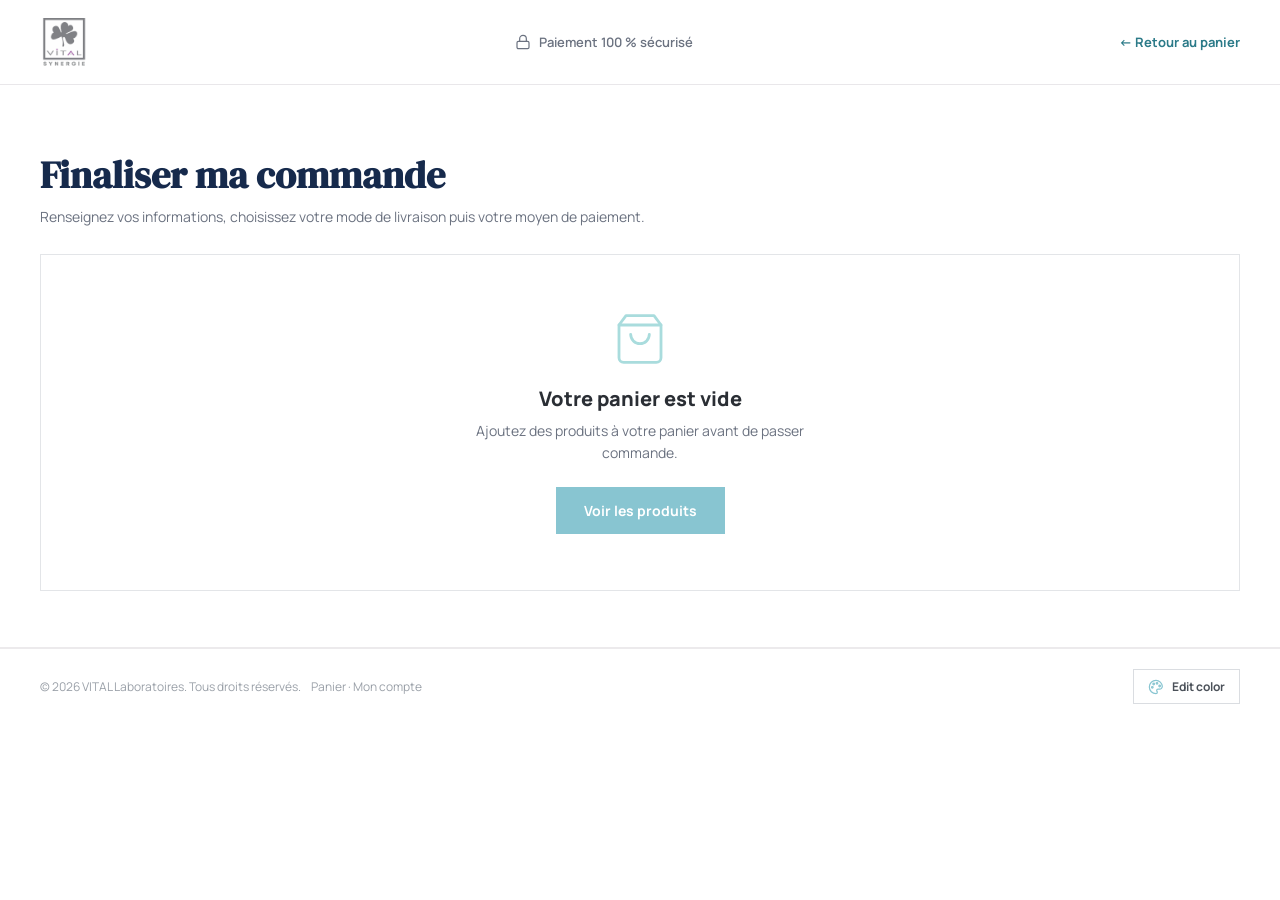
<file: commande.html>
<!doctype html>
<html lang="fr">
<head>
<meta charset="utf-8">
<meta name="viewport" content="width=device-width, initial-scale=1">
<title>Commande — VITAL Laboratoires</title>
<link rel="preconnect" href="https://fonts.googleapis.com">
<link rel="preconnect" href="https://fonts.gstatic.com" crossorigin>
<link href="https://fonts.googleapis.com/css2?family=Manrope:wght@400;500;600;700;800&display=swap" rel="stylesheet">
<link rel="stylesheet" href="assets/shop.css">
<script>try{var t=localStorage.getItem("vital_theme");if(t&&t!=="menthe")document.documentElement.setAttribute("data-theme",t)}catch(e){}</script>
<link rel="stylesheet" href="assets/buttons.css">
</head>
<body data-no-drawer>
<div id="site-top"></div>

<main class="s-page">
  <div class="s-steps" id="steps"></div>
  <h1 class="s-title">Finaliser ma commande</h1>
  <p class="s-lead">Renseignez vos informations, choisissez votre mode de livraison puis votre moyen de paiement.</p>
  <div id="root"></div>
</main>

<div id="site-footer"></div>

<script src="assets/catalogue.js"></script>
<script src="assets/shop.js"></script>
<script>
(function () {
  var V = window.VITAL, esc = V.escapeHtml, money = V.fmtMoney, CFG = V.CONFIG;
  V.mountChrome({ minimal: true });
  var root = document.getElementById('root');
  var state = { step: 1, delivery: null, payment: 'card', savedAddr: null, createAccount: false };

  /* ---------- helpers de formulaire ---------- */
  function field(id, label, o) {
    o = o || {};
    return '<div class="s-field' + (o.full ? ' full' : '') + '" data-f="' + id + '"><label for="' + id + '">' + label + (o.opt ? ' <span class="opt">(facultatif)</span>' : '') + '</label>' +
      (o.select ? '<select class="s-input" id="' + id + '"><option value="">Sélectionner…</option>' + o.select.map(function (g) { return '<option>' + esc(g) + '</option>'; }).join('') + '</select>'
                : '<input class="s-input" id="' + id + '" type="' + (o.type || 'text') + '" ' + (o.ph ? 'placeholder="' + esc(o.ph) + '" ' : '') + (o.auto ? 'autocomplete="' + o.auto + '" ' : '') + (o.inputmode ? 'inputmode="' + o.inputmode + '" ' : '') + (o.max ? 'maxlength="' + o.max + '" ' : '') + '>') +
      '<span class="err">' + esc(o.err || 'Champ obligatoire') + '</span></div>';
  }
  function $(id) { return document.getElementById(id); }
  function val(id) { var e = $(id); return e ? e.value.trim() : ''; }
  function setInvalid(id, bad) { var w = document.querySelector('[data-f="' + id + '"]'); if (w) w.classList.toggle('invalid', !!bad); return !bad; }
  function steps() {
    var names = ['Panier', 'Informations', 'Livraison', 'Paiement'];
    var html = '';
    names.forEach(function (n, i) {
      var cls = i === 0 ? 'done' : (i === state.step ? 'on' : (i < state.step ? 'done' : ''));
      html += (i ? '<span class="bar"></span>' : '') + '<span class="st ' + cls + '"><i>' + (cls === 'done' ? V.ICON.check : i + 1) + '</i>' + n + '</span>';
    });
    $('steps').innerHTML = html;
  }

  /* ---------- squelette ---------- */
  function build() {
    var lines = V.cartLines();
    if (!lines.length) {
      root.innerHTML = '<div class="s-card"><div class="s-empty">' + V.ICON.bag + '<h3>Votre panier est vide</h3><p>Ajoutez des produits à votre panier avant de passer commande.</p><a href="index.html#produits" class="btn-primary">Voir les produits</a></div></div>';
      $('steps').innerHTML = ''; return false;
    }
    if (V.computeTotals(lines, null).unpriced) {
      root.innerHTML = '<div class="s-card"><div class="s-empty">' + V.ICON.bag + '<h3>Un article n’a pas encore de prix</h3><p>Retirez-le de votre panier pour pouvoir passer commande.</p><a href="panier.html" class="btn-primary">Retour au panier</a></div></div>';
      $('steps').innerHTML = ''; return false;
    }
    var user = V.currentUser();
    var opts = Object.keys(CFG.shipping).map(function (k) {
      var s = CFG.shipping[k];
      return '<label class="s-opt" data-ship="' + k + '"><input type="radio" name="ship" value="' + k + '"><div class="body"><div class="t">' + esc(s.label) + '</div><div class="d">' + esc(s.eta) + '</div></div><span class="p" data-shipprice="' + k + '"></span></label>';
    }).join('');
    root.innerHTML =
      '<form id="checkout" class="s-layout" novalidate><div>' +

      /* 1. Informations */
      '<section class="s-card pad s-sec" id="sec1"><div class="s-sec-head"><span class="n">1</span><h2>Vos informations</h2></div>' +
        (user ? '<div class="s-alert info show" style="margin-bottom:16px">Connecté en tant que <b>' + esc(user.firstName + ' ' + user.lastName) + '</b> (' + esc(user.email) + ') · <button type="button" class="link-plain" id="lo">Ce n’est pas vous ?</button></div>'
              : '<div class="s-muted" style="margin:-6px 0 16px">Déjà client ? <a class="link-plain" href="compte.html?next=commande.html#connexion">Connectez-vous</a> pour retrouver vos adresses.</div>') +
        '<div id="saved"></div>' +
        '<div class="s-form-grid" id="addr-form">' +
          field('firstName', 'Prénom', { auto: 'given-name' }) + field('lastName', 'Nom', { auto: 'family-name' }) +
          field('email', 'Adresse e-mail', { type: 'email', auto: 'email', err: 'Saisissez une adresse e-mail valide', full: true }) +
          field('phone', 'Téléphone', { type: 'tel', auto: 'tel', ph: '06 12 34 56 78', inputmode: 'tel', err: 'Numéro français à 10 chiffres (ex. 06 12 34 56 78)', full: true }) +
          field('address', 'Adresse', { auto: 'address-line1', ph: 'N°, rue, résidence…', full: true }) +
          field('complement', 'Complément d’adresse', { opt: true, full: true, auto: 'address-line2' }) +
          field('zip', 'Code postal', { inputmode: 'numeric', max: 5, err: 'Code postal à 5 chiffres', auto: 'postal-code' }) +
          field('city', 'Ville', { auto: 'address-level2' }) +
        '</div>' +
        (user ? '<label class="s-check" style="margin-top:16px"><input type="checkbox" id="saveAddr"> Enregistrer cette adresse dans mon compte</label>'
              : '<label class="s-check" style="margin-top:16px"><input type="checkbox" id="mkAccount"> Créer un compte pour suivre mes commandes et commander plus vite</label>' +
                '<div class="s-form-grid" id="acc-fields" style="display:none;margin-top:14px">' + field('pw', 'Mot de passe', { type: 'password', auto: 'new-password', err: '8 caractères minimum' }) + field('pw2', 'Confirmer le mot de passe', { type: 'password', auto: 'new-password', err: 'Les mots de passe ne correspondent pas' }) + '</div>' +
                '<div class="s-alert err" id="acc-err" style="margin-top:12px"></div>') +
        '<div style="margin-top:22px"><button type="button" class="btn-primary" id="next1">Continuer vers la livraison</button></div>' +
      '</section>' +

      /* 2. Livraison */
      '<section class="s-card pad s-sec locked" id="sec2"><div class="s-sec-head"><span class="n">2</span><h2>Mode de livraison</h2></div>' +
        '<div class="s-opts">' + opts + '</div>' +
        '<div class="s-alert err" id="ship-err" style="margin-top:12px">Choisissez un mode de livraison.</div>' +
        '<div class="s-field" style="margin-top:16px"><label for="note">Instructions pour la livraison <span class="opt">(facultatif)</span></label><textarea class="s-input" id="note" placeholder="Digicode, étage, horaires de disponibilité…"></textarea></div>' +
        '<div style="margin-top:22px"><button type="button" class="btn-primary" id="next2">Continuer vers le paiement</button></div>' +
      '</section>' +

      /* 3. Paiement */
      '<section class="s-card pad s-sec locked" id="sec3"><div class="s-sec-head"><span class="n">3</span><h2>Paiement</h2></div>' +
        '<div class="s-demo" style="margin-bottom:16px">Mode démonstration : aucun paiement réel n’est effectué et aucune donnée de carte n’est enregistrée.</div>' +
        '<div class="s-opts" id="pay-opts">' +
          '<div class="s-opt sel" data-pay="card"><input type="radio" name="pay" value="card" checked><div class="body"><div class="t">Carte bancaire</div><div class="d">Paiement immédiat et sécurisé</div><div class="s-badges"><span>CB</span><span>VISA</span><span>MASTERCARD</span></div>' +
            '<div class="extra"><div class="s-form-grid">' +
              field('cardName', 'Titulaire de la carte', { full: true, auto: 'cc-name' }) +
              field('cardNum', 'Numéro de carte', { full: true, inputmode: 'numeric', ph: '1234 5678 9012 3456', auto: 'cc-number', max: 23, err: 'Numéro de carte invalide' }) +
              field('cardExp', 'Expiration', { ph: 'MM/AA', inputmode: 'numeric', max: 5, auto: 'cc-exp', err: 'Date invalide ou expirée' }) +
              field('cardCvc', 'Cryptogramme', { ph: '123', inputmode: 'numeric', max: 4, auto: 'cc-csc', err: '3 ou 4 chiffres' }) +
            '</div><div class="s-muted" style="margin-top:10px">Carte de test : 4242 4242 4242 4242 · date future · CVC 123. Le numéro 4000 0000 0000 0002 simule un refus.</div></div>' +
          '</div></div>' +
          '<label class="s-opt" data-pay="wallet"><input type="radio" name="pay" value="wallet"><div class="body"><div class="t">PayPal</div><div class="d">Vous serez redirigé vers PayPal pour valider le paiement.</div></div></label>' +
          '<label class="s-opt" data-pay="cod"><input type="radio" name="pay" value="cod"><div class="body"><div class="t" id="cod-t">Paiement à la livraison</div><div class="d" id="cod-d">Réglez en espèces à la réception de votre colis.</div></div></label>' +
        '</div>' +
        '<label class="s-check" style="margin-top:20px" id="cgv-w"><input type="checkbox" id="cgv"> <span>J’ai lu et j’accepte les <a href="#" onclick="return false;">conditions générales de vente</a> et la <a href="#" onclick="return false;">politique de confidentialité</a>.</span></label>' +
        '<div class="s-alert err" id="pay-err" style="margin-top:14px"></div>' +
        '<div style="margin-top:22px"><button type="submit" class="btn-purple btn-block" id="submit" style="padding:16px 28px;font-size:15px">Payer</button></div>' +
      '</section>' +

      '</div>' +

      /* Récapitulatif */
      '<aside class="s-sticky"><div class="s-card pad s-sum" id="summary"></div></aside></form>';
    return true;
  }

  /* ---------- récapitulatif ---------- */
  function renderSummary() {
    var lines = V.cartLines(), t = V.computeTotals(lines, state.delivery);
    var shipTxt = state.delivery === null ? 'À choisir' : (t.shipping === 0 ? 'Offerte' : money(t.shipping));
    $('summary').innerHTML =
      '<h2>Votre commande</h2>' +
      lines.map(function (l) {
        var p = l.product;
        return '<div class="s-line compact"><div class="img"><img src="' + p.image + '" alt=""><b>' + l.qty + '</b></div><div><div class="nm">' + esc(p.name) + '</div><div class="sb">' + esc(p.size) + '</div></div><div class="tot">' + money(l.total) + '</div></div>';
      }).join('') +
      '<div class="s-promo"><input class="s-input" id="promo" placeholder="Code promo" value="' + esc(t.promo) + '" autocomplete="off"><button type="button" class="btn-ghost btn-sm" id="promo-ok">' + (t.promo ? 'Retirer' : 'Appliquer') + '</button></div><div class="s-promo-msg" id="promo-msg"></div>' +
      '<div class="row"><span>Sous-total</span><b>' + money(t.subtotal) + '</b></div>' +
      (t.discount ? '<div class="row disc"><span>Code ' + esc(t.promo) + '</span><b>−' + money(t.discount) + '</b></div>' : '') +
      '<div class="row"><span>Livraison</span><b>' + shipTxt + '</b></div>' +
      '<div class="row total"><span>Total</span><b>' + money(t.total) + '</b></div>' +
      (t.freeShip ? '' : '<div class="s-muted" style="margin-top:6px">Plus que ' + money(t.remainingForFree) + ' pour la livraison standard offerte.</div>') +
      '<div style="text-align:center;margin-top:14px"><a class="link-plain" href="panier.html">Modifier mon panier</a></div>';
    // prix des modes de livraison
    Object.keys(CFG.shipping).forEach(function (k) {
      var el = document.querySelector('[data-shipprice="' + k + '"]'); if (!el) return;
      var pr = V.computeTotals(lines, k).shipping;
      el.textContent = pr === 0 ? 'Offerte' : money(pr);
    });
    var btn = $('submit');
    if (btn) btn.textContent = (state.payment === 'cod' ? 'Confirmer la commande · ' : 'Payer ') + money(t.total);
  }

  /* ---------- adresses enregistrées ---------- */
  function fillAddress(a) {
    ['firstName', 'lastName', 'phone', 'address', 'complement', 'zip', 'city'].forEach(function (k) { if ($(k)) $(k).value = (a && a[k]) || ''; });
  }
  function initSaved() {
    var user = V.currentUser(); if (!user) return;
    $('firstName').value = user.firstName; $('lastName').value = user.lastName; $('email').value = user.email; $('email').readOnly = true; $('phone').value = user.phone || '';
    var list = user.addresses || [];
    if (!list.length) return;
    var def = list.filter(function (a) { return a.isDefault; })[0] || list[0];
    $('saved').innerHTML = '<div class="s-opts" style="margin-bottom:16px">' + list.map(function (a) {
      return '<label class="s-opt' + (a.id === def.id ? ' sel' : '') + '" data-saved="' + a.id + '"><input type="radio" name="saved" value="' + a.id + '"' + (a.id === def.id ? ' checked' : '') + '><div class="body"><div class="t">' + esc(a.label || 'Adresse') + (a.isDefault ? ' · par défaut' : '') + '</div><div class="d">' + esc(a.firstName + ' ' + a.lastName) + '<br>' + V.lineAddress(a) + '</div></div></label>';
    }).join('') + '<label class="s-opt" data-saved="new"><input type="radio" name="saved" value="new"><div class="body"><div class="t">Utiliser une autre adresse</div></div></label></div>';
    state.savedAddr = def.id; fillAddress(def); $('addr-form').style.display = 'none';
    if ($('saveAddr')) $('saveAddr').closest('label').style.display = 'none';
    $('saved').addEventListener('change', function (e) {
      var id = e.target.value; state.savedAddr = id;
      $('saved').querySelectorAll('.s-opt').forEach(function (o) { o.classList.toggle('sel', o.getAttribute('data-saved') === id); });
      if (id === 'new') { fillAddress(null); $('phone').value = user.phone || ''; $('addr-form').style.display = ''; $('saveAddr').closest('label').style.display = ''; }
      else { fillAddress(list.filter(function (a) { return a.id === id; })[0]); $('addr-form').style.display = 'none'; $('saveAddr').closest('label').style.display = 'none'; }
    });
  }

  /* ---------- validation ---------- */
  function validate1() {
    var ok = true;
    ['firstName', 'lastName', 'address', 'city'].forEach(function (id) { ok = setInvalid(id, !val(id)) && ok; });
    ok = setInvalid('email', !V.isEmail(val('email'))) && ok;
    ok = setInvalid('phone', !V.isPhone(val('phone'))) && ok;
    ok = setInvalid('zip', !/^\d{5}$/.test(val('zip'))) && ok;
    var acc = $('mkAccount');
    if (acc && acc.checked) {
      var e = $('acc-err'); e.classList.remove('show');
      var badPw = val('pw').length < 8; ok = setInvalid('pw', badPw) && ok;
      ok = setInvalid('pw2', !badPw && val('pw') !== val('pw2')) && ok;
      if (V.userExists(val('email'))) { e.textContent = 'Un compte existe déjà avec cet e-mail. Connectez-vous pour continuer ou décochez la création de compte.'; e.classList.add('show'); ok = false; }
    }
    return ok;
  }
  function validateCard() {
    var ok = true, num = val('cardNum').replace(/\s/g, '');
    ok = setInvalid('cardName', !val('cardName')) && ok;
    ok = setInvalid('cardNum', !V.luhn(num)) && ok;
    var m = val('cardExp').match(/^(\d{2})\/(\d{2})$/), expOk = false;
    if (m) { var mm = +m[1], yy = 2000 + (+m[2]), now = new Date(); expOk = mm >= 1 && mm <= 12 && (yy > now.getFullYear() || (yy === now.getFullYear() && mm >= now.getMonth() + 1)); }
    ok = setInvalid('cardExp', !expOk) && ok;
    ok = setInvalid('cardCvc', !/^\d{3,4}$/.test(val('cardCvc'))) && ok;
    return ok;
  }

  function unlock(n) {
    state.step = n; steps();
    for (var i = 1; i <= 3; i++) $('sec' + i).classList.toggle('locked', i > n);
    var t = $('sec' + n); setTimeout(function () { t.scrollIntoView({ behavior: 'smooth', block: 'start' }); }, 60);
  }

  /* ---------- soumission ---------- */
  function placeOrder(payment) {
    var lines = V.linesFromCart(), totals = V.computeTotals(V.cartLines(), state.delivery), ship = CFG.shipping[state.delivery];
    var contact = { firstName: val('firstName'), lastName: val('lastName'), email: val('email').toLowerCase(), phone: val('phone') };
    var address = { id: state.savedAddr && state.savedAddr !== 'new' ? state.savedAddr : null, label: 'Livraison', firstName: val('firstName'), lastName: val('lastName'), phone: val('phone'), address: val('address'), complement: val('complement'), zip: val('zip'), city: val('city') };
    var order = V.createOrder({ contact: contact, address: address, lines: lines, totals: totals, note: val('note'),
      delivery: { key: ship.key, label: ship.label, eta: ship.eta, price: totals.shipping }, payment: payment });
    var after = function () { V.clearCart(); location.href = 'confirmation.html?o=' + encodeURIComponent(order.id); };
    var user = V.currentUser();
    if (user && $('saveAddr') && $('saveAddr').checked) { address.label = 'Adresse ' + ((user.addresses || []).length + 1); address.id = null; V.saveAddress(address); }
    if (!user && $('mkAccount') && $('mkAccount').checked) {
      address.label = 'Domicile'; address.id = null;
      V.register({ firstName: contact.firstName, lastName: contact.lastName, email: contact.email, phone: contact.phone, password: val('pw'), addresses: [Object.assign({ id: V.newId('a'), isDefault: true }, address)] }).then(after);
    } else after();
  }
  function processing(title, text, ms, then) {
    var ov = V.modal({ title: title, html: '<div class="s-spin"></div><p style="text-align:center;margin:0">' + esc(text) + '</p>', dismissible: false });
    setTimeout(function () { ov.__close(); then(); }, ms);
  }
  function submit(e) {
    e.preventDefault();
    var err = $('pay-err'); err.classList.remove('show');
    if (!validate1()) { unlock(1); return; }
    if (!state.delivery) { unlock(2); $('ship-err').classList.add('show'); return; }
    $('cgv-w').classList.toggle('invalid', !$('cgv').checked);
    if (state.payment === 'card' && !validateCard()) return;
    if (!$('cgv').checked) { err.textContent = 'Veuillez accepter les conditions générales de vente pour continuer.'; err.classList.add('show'); return; }
    var btn = $('submit'); btn.disabled = true;
    if (state.payment === 'card') {
      var num = val('cardNum').replace(/\s/g, ''), last4 = num.slice(-4);
      processing('Paiement en cours…', 'Authentification de votre carte auprès de votre banque. Merci de patienter.', 1800, function () {
        if (/0002$/.test(num)) { btn.disabled = false; err.textContent = 'Paiement refusé par votre banque. Vérifiez vos informations ou essayez un autre moyen de paiement.'; err.classList.add('show'); $('cardNum').focus(); return; }
        placeOrder({ key: 'card', label: 'Carte bancaire •••• ' + last4, status: 'Payée' });
      });
    } else if (state.payment === 'wallet') {
      processing('Redirection vers PayPal…', 'Simulation : validation du paiement sur PayPal.', 2000, function () { placeOrder({ key: 'wallet', label: 'PayPal', status: 'Payée' }); });
    } else {
      placeOrder({ key: 'cod', label: state.delivery === 'pickup' ? 'Paiement en pharmacie' : 'Paiement à la livraison', status: 'À payer ' + (state.delivery === 'pickup' ? 'au retrait' : 'à la livraison') });
    }
  }

  /* ---------- initialisation ---------- */
  if (!build()) return;
  initSaved(); steps(); renderSummary();

  $('next1').addEventListener('click', function () { if (validate1()) unlock(2); else { var f = document.querySelector('#sec1 .invalid, #sec1 .s-alert.show'); if (f) f.scrollIntoView({ behavior: 'smooth', block: 'center' }); } });
  $('next2').addEventListener('click', function () { if (!state.delivery) { $('ship-err').classList.add('show'); return; } unlock(3); });
  var lo = $('lo'); if (lo) lo.addEventListener('click', function () { V.logout(); location.reload(); });
  if ($('mkAccount')) $('mkAccount').addEventListener('change', function () { $('acc-fields').style.display = this.checked ? '' : 'none'; });

  document.querySelectorAll('[data-ship]').forEach(function (o) {
    o.addEventListener('change', function () {
      state.delivery = o.getAttribute('data-ship');
      document.querySelectorAll('[data-ship]').forEach(function (x) { x.classList.toggle('sel', x === o); });
      $('ship-err').classList.remove('show');
      $('cod-t').textContent = state.delivery === 'pickup' ? 'Paiement en pharmacie' : 'Paiement à la livraison';
      $('cod-d').textContent = state.delivery === 'pickup' ? 'Réglez directement en pharmacie au moment du retrait.' : 'Réglez en espèces à la réception de votre colis.';
      renderSummary();
    });
  });
  document.querySelector('[data-pay="card"]').addEventListener('click', function (e) {
    var r = this.querySelector('input[type=radio]');
    if (!r.checked && !e.target.closest('.extra')) { r.checked = true; r.dispatchEvent(new Event('change', { bubbles: true })); }
  });
  document.querySelectorAll('[data-pay]').forEach(function (o) {
    o.addEventListener('change', function () {
      state.payment = o.getAttribute('data-pay');
      document.querySelectorAll('[data-pay]').forEach(function (x) { x.classList.toggle('sel', x === o); });
      renderSummary();
    });
  });

  // formatage des champs
  $('phone').addEventListener('blur', function () { if (V.isPhone(this.value)) this.value = V.fmtPhone(this.value); });
  $('cardNum').addEventListener('input', function () { var d = this.value.replace(/\D/g, '').slice(0, 19); this.value = d.replace(/(.{4})/g, '$1 ').trim(); });
  $('cardExp').addEventListener('input', function () { var d = this.value.replace(/\D/g, '').slice(0, 4); this.value = d.length > 2 ? d.slice(0, 2) + '/' + d.slice(2) : d; });
  $('cardCvc').addEventListener('input', function () { this.value = this.value.replace(/\D/g, '').slice(0, 4); });
  $('zip').addEventListener('input', function () { this.value = this.value.replace(/\D/g, '').slice(0, 5); });
  root.addEventListener('input', function (e) { var w = e.target.closest('.s-field'); if (w) w.classList.remove('invalid'); if (e.target.id === 'cgv') $('cgv-w').classList.remove('invalid'); });

  // code promo (dans le récapitulatif, re-rendu à chaque changement)
  $('summary').addEventListener('click', function (e) {
    if (e.target.id !== 'promo-ok') return;
    var r;
    if (V.getPromo()) { V.clearPromo(); r = { ok: true, msg: 'Code promo retiré.' }; } else r = V.applyPromo($('promo').value);
    var m = $('promo-msg'); if (m) { m.textContent = r.msg; m.className = 's-promo-msg ' + (r.ok ? 'ok' : 'err'); }
  });
  $('summary').addEventListener('keydown', function (e) { if (e.key === 'Enter' && e.target.id === 'promo') { e.preventDefault(); $('promo-ok').click(); } });
  document.addEventListener('vital:cart', function () { if (!V.cartLines().length) { return; } renderSummary(); });
  $('checkout').addEventListener('submit', submit);
})();
</script>
</body>
</html>
</file>
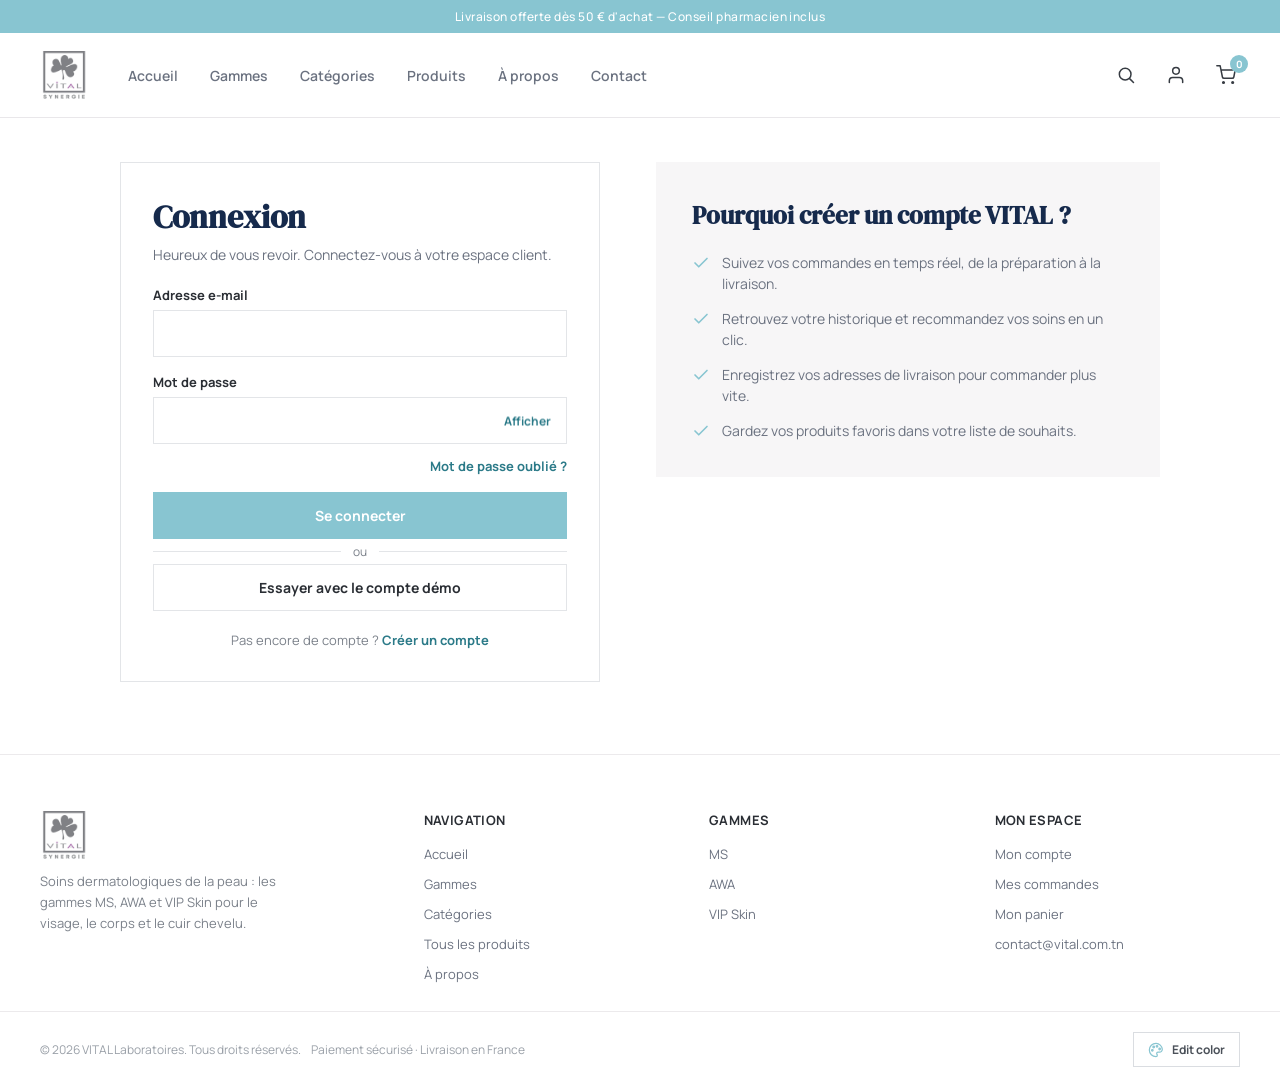
<file: compte.html>
<!doctype html>
<html lang="fr">
<head>
<meta charset="utf-8">
<meta name="viewport" content="width=device-width, initial-scale=1">
<title>Mon compte — VITAL Laboratoires</title>
<link rel="preconnect" href="https://fonts.googleapis.com">
<link rel="preconnect" href="https://fonts.gstatic.com" crossorigin>
<link href="https://fonts.googleapis.com/css2?family=Manrope:wght@400;500;600;700;800&display=swap" rel="stylesheet">
<link rel="stylesheet" href="assets/shop.css">
<script>try{var t=localStorage.getItem("vital_theme");if(t&&t!=="menthe")document.documentElement.setAttribute("data-theme",t)}catch(e){}</script>
<link rel="stylesheet" href="assets/buttons.css">
</head>
<body>
<div id="site-top"></div>
<main class="s-page" id="root"></main>
<div id="site-footer"></div>

<script src="assets/catalogue.js"></script>
<script src="assets/shop.js"></script>
<script>
(function () {
  var V = window.VITAL, esc = V.escapeHtml, money = V.fmtMoney, CFG = V.CONFIG;
  V.mountChrome({ active: '' });
  var root = document.getElementById('root');
  var SAFE_NEXT = ['commande.html', 'panier.html', 'index.html'];
  var next = V.qs('next'); if (SAFE_NEXT.indexOf(next) === -1) next = null;

  function $(id) { return document.getElementById(id); }
  function val(id) { var e = $(id); return e ? e.value.trim() : ''; }
  function setInvalid(id, bad) { var w = document.querySelector('[data-f="' + id + '"]'); if (w) w.classList.toggle('invalid', !!bad); return !bad; }
  function field(id, label, o) {
    o = o || {};
    var input;
    if (o.select) input = '<select class="s-input" id="' + id + '"><option value="">Sélectionner…</option>' + o.select.map(function (g) { return '<option>' + esc(g) + '</option>'; }).join('') + '</select>';
    else if (o.type === 'password') input = '<div class="s-pw"><input class="s-input" id="' + id + '" type="password" autocomplete="' + (o.auto || 'current-password') + '"><button type="button" data-toggle="' + id + '">Afficher</button></div>';
    else input = '<input class="s-input" id="' + id + '" type="' + (o.type || 'text') + '" ' + (o.auto ? 'autocomplete="' + o.auto + '" ' : '') + (o.ph ? 'placeholder="' + esc(o.ph) + '" ' : '') + (o.max ? 'maxlength="' + o.max + '" ' : '') + (o.inputmode ? 'inputmode="' + o.inputmode + '" ' : '') + (o.value ? 'value="' + esc(o.value) + '"' : '') + '>';
    return '<div class="s-field' + (o.full ? ' full' : '') + '" data-f="' + id + '"><label for="' + id + '">' + label + (o.opt ? ' <span class="opt">(facultatif)</span>' : '') + '</label>' + input + '<span class="err">' + esc(o.err || 'Champ obligatoire') + '</span></div>';
  }
  function alertBox(id) { return '<div class="s-alert err" id="' + id + '"></div>'; }
  function showAlert(id, msg, kind) { var a = $(id); if (!a) return; a.textContent = msg; a.className = 's-alert show ' + (kind || 'err'); }
  function afterAuth() { location.href = next || 'compte.html#tableau-de-bord'; if (!next) route(); }
  function icon(path) { return '<svg width="18" height="18" viewBox="0 0 24 24" fill="none" stroke="currentColor" stroke-width="1.8" stroke-linecap="round" stroke-linejoin="round">' + path + '</svg>'; }
  var CHECK = '<svg width="18" height="18" viewBox="0 0 24 24" fill="none" stroke="#72C6C7" stroke-width="2.2" stroke-linecap="round" stroke-linejoin="round"><polyline points="20 6 9 17 4 12"></polyline></svg>';

  /* ======================= Pages non connecté ======================= */
  function authSide() {
    return '<div class="side"><h2>Pourquoi créer un compte VITAL ?</h2><ul>' +
      '<li>' + CHECK + '<span>Suivez vos commandes en temps réel, de la préparation à la livraison.</span></li>' +
      '<li>' + CHECK + '<span>Retrouvez votre historique et recommandez vos soins en un clic.</span></li>' +
      '<li>' + CHECK + '<span>Enregistrez vos adresses de livraison pour commander plus vite.</span></li>' +
      '<li>' + CHECK + '<span>Gardez vos produits favoris dans votre liste de souhaits.</span></li></ul></div>';
  }
  function viewLogin() {
    root.innerHTML = '<div class="s-auth"><div class="panel"><h1>Connexion</h1><p class="sub">Heureux de vous revoir. Connectez-vous à votre espace client.</p>' +
      '<form id="f" novalidate>' + field('email', 'Adresse e-mail', { type: 'email', auto: 'email', err: 'Saisissez une adresse e-mail valide', value: V.qs('email') || '' }) +
      field('pw', 'Mot de passe', { type: 'password', err: 'Saisissez votre mot de passe' }) +
      '<div style="text-align:right;margin-top:-6px"><a class="link-plain" href="#mot-de-passe-oublie">Mot de passe oublié ?</a></div>' +
      alertBox('err') + '<button class="btn-primary btn-block" type="submit">Se connecter</button></form>' +
      '<div class="s-or">ou</div>' +
      '<button class="btn-ghost btn-block" id="demo">Essayer avec le compte démo</button>' +
      '<p class="s-muted" style="text-align:center;margin:20px 0 0">Pas encore de compte ? <a class="link-plain" href="#inscription">Créer un compte</a></p></div>' + authSide() + '</div>';
    $('f').addEventListener('submit', function (e) {
      e.preventDefault();
      var ok = setInvalid('email', !V.isEmail(val('email'))); ok = setInvalid('pw', !$('pw').value) && ok;
      if (!ok) return;
      V.login(val('email'), $('pw').value).then(function (r) { if (!r.ok) showAlert('err', r.error); else afterAuth(); });
    });
    $('demo').addEventListener('click', function () { V.seedDemo().then(afterAuth); });
  }
  function strengthLabel(l) { return ['', 'Faible', 'Moyen', 'Bon', 'Excellent'][l] || ''; }
  function viewRegister() {
    root.innerHTML = '<div class="s-auth"><div class="panel"><h1>Créer un compte</h1><p class="sub">Quelques secondes suffisent pour commencer.</p>' +
      '<form id="f" novalidate><div class="s-form-grid">' + field('firstName', 'Prénom', { auto: 'given-name' }) + field('lastName', 'Nom', { auto: 'family-name' }) +
      field('email', 'Adresse e-mail', { type: 'email', auto: 'email', full: true, err: 'Saisissez une adresse e-mail valide', value: V.qs('email') || '' }) +
      field('phone', 'Téléphone', { type: 'tel', auto: 'tel', full: true, ph: '06 12 34 56 78', err: 'Numéro français à 10 chiffres (ex. 06 12 34 56 78)' }) +
      '<div class="full">' + field('pw', 'Mot de passe', { type: 'password', auto: 'new-password', err: '8 caractères minimum' }) + '<div class="s-meter" id="meter" data-l="0"><i></i><i></i><i></i><i></i></div><div class="s-muted" id="meter-l" style="margin-top:4px;min-height:16px">8 caractères minimum, avec majuscule et chiffre pour plus de sécurité.</div></div>' +
      field('pw2', 'Confirmer le mot de passe', { type: 'password', auto: 'new-password', full: true, err: 'Les mots de passe ne correspondent pas' }) + '</div>' +
      '<label class="s-check"><input type="checkbox" id="nl"> Je souhaite recevoir les nouveautés et conseils VITAL par e-mail</label>' +
      '<label class="s-check" id="cg-w"><input type="checkbox" id="cg"> <span>J’accepte les <a href="#" onclick="return false;">conditions générales</a> et la <a href="#" onclick="return false;">politique de confidentialité</a>.</span></label>' +
      alertBox('err') + '<button class="btn-primary btn-block" type="submit">Créer mon compte</button></form>' +
      '<p class="s-muted" style="text-align:center;margin:20px 0 0">Déjà un compte ? <a class="link-plain" href="#connexion">Se connecter</a></p></div>' + authSide() + '</div>';
    $('pw').addEventListener('input', function () { var l = V.pwStrength(this.value); $('meter').setAttribute('data-l', l); if (l) $('meter-l').textContent = 'Robustesse : ' + strengthLabel(l); });
    $('phone').addEventListener('blur', function () { if (V.isPhone(this.value)) this.value = V.fmtPhone(this.value); });
    $('f').addEventListener('submit', function (e) {
      e.preventDefault();
      var ok = true;
      ['firstName', 'lastName'].forEach(function (id) { ok = setInvalid(id, !val(id)) && ok; });
      ok = setInvalid('email', !V.isEmail(val('email'))) && ok;
      ok = setInvalid('phone', !V.isPhone(val('phone'))) && ok;
      ok = setInvalid('pw', $('pw').value.length < 8) && ok;
      ok = setInvalid('pw2', $('pw').value !== $('pw2').value) && ok;
      $('cg-w').classList.toggle('invalid', !$('cg').checked); ok = $('cg').checked && ok;
      if (!ok) return;
      V.register({ firstName: val('firstName'), lastName: val('lastName'), email: val('email'), phone: val('phone'), password: $('pw').value, newsletter: $('nl').checked })
        .then(function (r) { if (!r.ok) showAlert('err', r.error); else afterAuth(); });
    });
  }
  function viewForgot() {
    root.innerHTML = '<div class="s-auth"><div class="panel"><h1>Mot de passe oublié</h1><p class="sub">Saisissez votre e-mail : nous vous enverrons un lien pour choisir un nouveau mot de passe.</p>' +
      '<form id="f" novalidate>' + field('email', 'Adresse e-mail', { type: 'email', err: 'Saisissez une adresse e-mail valide' }) + alertBox('msg') +
      '<button class="btn-primary btn-block" type="submit">Envoyer le lien</button></form>' +
      '<p class="s-muted" style="text-align:center;margin:20px 0 0"><a class="link-plain" href="#connexion">← Retour à la connexion</a></p></div>' + authSide() + '</div>';
    $('f').addEventListener('submit', function (e) {
      e.preventDefault();
      if (!setInvalid('email', !V.isEmail(val('email')))) return;
      // message volontairement neutre (ne révèle pas si le compte existe)
      showAlert('msg', 'Si un compte existe avec cette adresse, un e-mail de réinitialisation vient d’être envoyé. (Démo : aucun e-mail réel n’est envoyé.)', 'ok');
    });
  }

  /* ======================= Espace connecté ======================= */
  function shell(active, title, inner) {
    var u = V.currentUser();
    var links = [['tableau-de-bord', 'Tableau de bord', icon('<rect x="3" y="3" width="7" height="9"></rect><rect x="14" y="3" width="7" height="5"></rect><rect x="14" y="12" width="7" height="9"></rect><rect x="3" y="16" width="7" height="5"></rect>')],
      ['commandes', 'Mes commandes', icon('<path d="M6 2 3 6v14a2 2 0 0 0 2 2h14a2 2 0 0 0 2-2V6l-3-4z"></path><line x1="3" y1="6" x2="21" y2="6"></line><path d="M16 10a4 4 0 0 1-8 0"></path>')],
      ['adresses', 'Mes adresses', icon('<path d="M21 10c0 7-9 13-9 13s-9-6-9-13a9 9 0 0 1 18 0z"></path><circle cx="12" cy="10" r="3"></circle>')],
      ['favoris', 'Liste de souhaits', icon('<path d="M20.84 4.61a5.5 5.5 0 0 0-7.78 0L12 5.67l-1.06-1.06a5.5 5.5 0 0 0-7.78 7.78l1.06 1.06L12 21.23l7.78-7.78 1.06-1.06a5.5 5.5 0 0 0 0-7.78z"></path>')],
      ['profil', 'Mes informations', icon('<path d="M20 21v-2a4 4 0 0 0-4-4H8a4 4 0 0 0-4 4v2"></path><circle cx="12" cy="7" r="4"></circle>')]];
    root.innerHTML = '<div class="s-crumbs"><a href="index.html">Accueil</a> / Mon compte</div><h1 class="s-title">' + title + '</h1><p class="s-lead"></p>' +
      '<div class="s-acc"><nav aria-label="Espace client"><div class="who"><b>' + esc(u.firstName + ' ' + u.lastName) + '</b><span>' + esc(u.email) + '</span></div>' +
      links.map(function (l) { return '<a href="#' + l[0] + '" class="' + (active === l[0] ? 'on' : '') + '">' + l[2] + l[1] + '</a>'; }).join('') +
      '<button id="logout">' + icon('<path d="M9 21H5a2 2 0 0 1-2-2V5a2 2 0 0 1 2-2h4"></path><polyline points="16 17 21 12 16 7"></polyline><line x1="21" y1="12" x2="9" y2="12"></line>') + 'Se déconnecter</button></nav>' +
      '<section id="content">' + inner + '</section></div>';
    $('logout').addEventListener('click', function () { V.logout(); V.toast('Vous êtes déconnecté·e'); location.hash = '#connexion'; route(); });
  }
  function ordTile(o) {
    var n = o.lines.reduce(function (s, l) { return s + l.qty; }, 0);
    return '<div class="s-ord"><div><div class="h"><span class="num">' + esc(o.id) + '</span>' + V.statusBadge(o.status) + '<span class="dt">' + V.fmtDate(o.date) + '</span></div>' +
      '<div class="thumbs">' + o.lines.slice(0, 4).map(function (l) { return '<div class="tb"><img src="' + l.image + '" alt="' + esc(l.name) + '"></div>'; }).join('') + '<span>' + n + ' article' + (n > 1 ? 's' : '') + '</span></div></div>' +
      '<div class="r"><div class="tot">' + money(o.total) + '</div><a class="btn-ghost btn-sm" href="#commande/' + encodeURIComponent(o.id) + '">Voir le détail</a></div></div>';
  }

  function viewDashboard() {
    var u = V.currentUser(), orders = V.ordersForCurrentUser();
    var active = orders.filter(function (o) { return o.status === 'preparation' || o.status === 'expediee'; }).length;
    var inner = '<div class="s-stats"><div class="s-stat"><div class="v">' + orders.length + '</div><div class="l">Commande' + (orders.length > 1 ? 's' : '') + ' passée' + (orders.length > 1 ? 's' : '') + '</div></div>' +
      '<div class="s-stat"><div class="v">' + active + '</div><div class="l">En cours de traitement</div></div>' +
      '<div class="s-stat"><div class="v">' + V.getWish().length + '</div><div class="l">Produit' + (V.getWish().length > 1 ? 's' : '') + ' en favoris</div></div></div>' +
      '<div class="s-section-h" style="margin-top:8px"><h2 style="font-size:18px">Dernière commande</h2>' + (orders.length ? '<a class="link-plain" href="#commandes">Toutes mes commandes</a>' : '') + '</div>' +
      (orders.length ? ordTile(orders[0]) : '<div class="s-card"><div class="s-empty" style="padding:36px 20px">' + V.ICON.bag + '<h3>Aucune commande pour le moment</h3><p>Dès votre première commande, elle apparaîtra ici avec son suivi.</p><a class="btn-primary" href="index.html#produits">Découvrir les produits</a></div></div>');
    shell('tableau-de-bord', 'Bonjour ' + esc(u.firstName), inner);
  }

  function viewOrders() {
    var all = V.ordersForCurrentUser(), f = V.qs('f') || 'all';
    var tabs = [['all', 'Toutes'], ['cours', 'En cours'], ['livree', 'Livrées'], ['annulee', 'Annulées']];
    var list = all.filter(function (o) { return f === 'all' || (f === 'cours' && (o.status === 'preparation' || o.status === 'expediee')) || o.status === f; });
    var inner = '<div class="s-tabs">' + tabs.map(function (t) { return '<button class="s-tab' + (f === t[0] ? ' on' : '') + '" data-filter="' + t[0] + '">' + t[1] + '</button>'; }).join('') + '</div>' +
      (list.length ? list.map(ordTile).join('') : '<div class="s-card"><div class="s-empty" style="padding:40px 20px">' + V.ICON.bag + '<h3>' + (all.length ? 'Aucune commande dans cette catégorie' : 'Vous n’avez pas encore commandé') + '</h3><p>' + (all.length ? 'Essayez un autre filtre.' : 'Vos commandes et leur suivi apparaîtront ici.') + '</p>' + (all.length ? '' : '<a class="btn-primary" href="index.html#produits">Découvrir les produits</a>') + '</div></div>');
    shell('commandes', 'Mes commandes', inner);
    document.querySelectorAll('.s-tab').forEach(function (b) { b.addEventListener('click', function () { var u = new URL(location.href); u.searchParams.set('f', b.getAttribute('data-filter')); history.replaceState(null, '', u.toString()); viewOrders(); }); });
  }

  function viewOrder(id) {
    var o = V.getOrder(id), u = V.currentUser();
    if (!o || o.email !== u.email) { shell('commandes', 'Commande introuvable', '<div class="s-card"><div class="s-empty">' + V.ICON.bag + '<h3>Commande introuvable</h3><p>Cette commande n’existe pas ou n’est pas associée à votre compte.</p><a class="btn-primary" href="#commandes">Mes commandes</a></div></div>'); return; }
    var labels = ['Confirmée', 'En préparation', 'Expédiée', 'Livrée'], cur = { preparation: 1, expediee: 2, livree: 3 }[o.status];
    var tl;
    if (o.status === 'annulee') tl = '<div class="s-alert err show">Cette commande a été annulée' + (o.cancelledAt ? ' le ' + V.fmtDate(o.cancelledAt) : '') + '.</div>';
    else tl = '<div class="s-timeline">' + labels.map(function (l, i) {
      var cls = i < cur ? 'done' : (i === cur ? (o.status === 'livree' ? 'done' : 'cur') : '');
      return '<div class="tl ' + cls + '"><i>' + (cls === 'done' ? V.ICON.check : '') + '</i>' + l + '</div>';
    }).join('') + '</div>';
    var n = o.lines.reduce(function (s, l) { return s + l.qty; }, 0);
    var inner = '<div style="margin-bottom:18px"><a class="link-plain" href="#commandes">← Toutes mes commandes</a></div>' +
      '<div class="s-card pad" style="margin-bottom:20px"><div style="display:flex;justify-content:space-between;align-items:center;gap:12px;flex-wrap:wrap;margin-bottom:18px"><div><div class="s-muted">Commande</div><div style="font-size:20px;font-weight:800;color:var(--ink-strong)">' + esc(o.id) + '</div><div class="s-muted">Passée le ' + V.fmtDate(o.date, true) + '</div></div>' + V.statusBadge(o.status) + '</div>' + tl + '</div>' +
      '<div class="s-layout" style="grid-template-columns:minmax(0,1fr) 320px"><div class="s-card pad"><h2>Articles (' + n + ')</h2>' +
        o.lines.map(function (l) { return '<div class="s-line compact"><div class="img"><img src="' + l.image + '" alt=""><b>' + l.qty + '</b></div><div><a class="nm" href="producto.html?p=' + l.slug + '">' + esc(l.name) + '</a><div class="sb">' + esc(l.size) + ' · ' + money(l.price) + ' l’unité</div></div><div class="tot">' + money(l.price * l.qty) + '</div></div>'; }).join('') +
        '<div class="s-sum" style="margin-top:12px"><div class="row"><span>Sous-total</span><b>' + money(o.subtotal) + '</b></div>' + (o.discount ? '<div class="row disc"><span>Code ' + esc(o.promo) + '</span><b>−' + money(o.discount) + '</b></div>' : '') +
        '<div class="row"><span>Livraison</span><b>' + (o.shipping === 0 ? 'Offerte' : money(o.shipping)) + '</b></div><div class="row total"><span>Total</span><b>' + money(o.total) + '</b></div></div></div>' +
      '<div style="display:flex;flex-direction:column;gap:16px"><div class="s-card pad"><h3>Livraison</h3><div class="s-kv" style="grid-template-columns:1fr;gap:6px"><div class="vv"><b>' + esc(o.delivery.label) + '</b><br>' + esc(o.address.firstName + ' ' + o.address.lastName) + '<br>' + V.lineAddress(o.address) + '<br>' + esc(V.fmtPhone(o.address.phone)) + '</div></div></div>' +
        '<div class="s-card pad"><h3>Paiement</h3><div class="vv" style="font-size:14px">' + esc(o.payment.label) + '<br><span class="s-muted">' + esc(o.payment.status) + '</span></div></div>' +
        '<div style="display:flex;flex-direction:column;gap:10px"><button class="btn-primary btn-block" id="rebuy">Commander à nouveau</button>' + (o.status === 'preparation' ? '<button class="btn-danger btn-block" id="cancel">Annuler la commande</button>' : '') + '<a class="link-plain" style="text-align:center" href="mailto:contact@vital.com.tn?subject=Commande%20' + encodeURIComponent(o.id) + '">Un problème avec cette commande ?</a></div></div></div>';
    shell('commandes', 'Détail de la commande', inner);
    $('rebuy').addEventListener('click', function () { var k = V.rebuyOrder(o); V.toast(k + ' article' + (k > 1 ? 's' : '') + ' ajouté' + (k > 1 ? 's' : '') + ' au panier'); V.openDrawer(); });
    var c = $('cancel'); if (c) c.addEventListener('click', function () {
      V.confirm('Annuler cette commande ?', 'La commande ' + o.id + ' sera annulée. Cette action est définitive.', 'Annuler la commande', true).then(function (ok) { if (ok) { V.cancelOrder(o.id); V.toast('Commande annulée'); viewOrder(id); } });
    });
  }

  function addrForm(a) {
    a = a || {};
    return '<form id="af" novalidate><div class="s-form-grid">' +
      field('label', 'Nom de l’adresse', { full: true, ph: 'Domicile, Bureau…', value: a.label || '' }) +
      field('firstName', 'Prénom', { value: a.firstName || (V.currentUser().firstName) }) + field('lastName', 'Nom', { value: a.lastName || (V.currentUser().lastName) }) +
      field('phone', 'Téléphone', { type: 'tel', full: true, ph: '06 12 34 56 78', err: 'Numéro français à 10 chiffres (ex. 06 12 34 56 78)', value: a.phone || V.currentUser().phone || '' }) +
      field('address', 'Adresse', { full: true, value: a.address || '' }) + field('complement', 'Complément', { opt: true, full: true, value: a.complement || '' }) +
      field('zip', 'Code postal', { max: 5, inputmode: 'numeric', err: 'Code postal à 5 chiffres', value: a.zip || '' }) + field('city', 'Ville', { value: a.city || '' }) +
      '</div>' +
      '<label class="s-check" style="margin-top:14px"><input type="checkbox" id="isDef"' + (a.isDefault ? ' checked' : '') + '> Définir comme adresse par défaut</label></form>';
  }
  function viewAddresses() {
    var u = V.currentUser(), list = u.addresses || [];
    var inner = '<div class="s-addrs">' + list.map(function (a) {
      return '<div class="s-addr">' + (a.isDefault ? '<span class="tag">Par défaut</span>' : '') + '<b>' + esc(a.label || 'Adresse') + '</b>' + esc(a.firstName + ' ' + a.lastName) + '<span>' + V.lineAddress(a) + '</span><span>' + esc(V.fmtPhone(a.phone)) + '</span>' +
        '<div class="acts"><button class="link-plain" data-edit="' + a.id + '">Modifier</button>' + (a.isDefault ? '' : '<button class="link-plain" data-def="' + a.id + '">Définir par défaut</button>') + '<button class="link-plain" style="color:var(--err)" data-del="' + a.id + '">Supprimer</button></div></div>';
    }).join('') + '<button class="s-addr add" id="add-addr"><span style="font-size:28px;line-height:1">+</span>Ajouter une adresse</button></div>';
    shell('adresses', 'Mes adresses', inner);
    function open(a) {
      var ov = V.modal({ title: a ? 'Modifier l’adresse' : 'Nouvelle adresse', html: addrForm(a), actions: [
        { label: 'Annuler' },
        { label: 'Enregistrer', cls: 'btn-primary', onClick: function () {
          var ok = true; ['label', 'firstName', 'lastName', 'address', 'city'].forEach(function (id) { ok = setInvalid(id, !val(id)) && ok; });
          ok = setInvalid('phone', !V.isPhone(val('phone'))) && ok; ok = setInvalid('zip', !/^\d{5}$/.test(val('zip'))) && ok;
          if (!ok) return false;
          V.saveAddress({ id: a ? a.id : null, label: val('label'), firstName: val('firstName'), lastName: val('lastName'), phone: val('phone'), address: val('address'), complement: val('complement'), zip: val('zip'), city: val('city'), isDefault: $('isDef').checked || (a && a.isDefault) });
          V.toast('Adresse enregistrée'); viewAddresses();
        } }] });
      ov.querySelector('.s-modal').style.maxWidth = '560px';
    }
    $('add-addr').addEventListener('click', function () { open(null); });
    document.querySelectorAll('[data-edit]').forEach(function (b) { b.addEventListener('click', function () { open(list.filter(function (a) { return a.id === b.getAttribute('data-edit'); })[0]); }); });
    document.querySelectorAll('[data-def]').forEach(function (b) { b.addEventListener('click', function () { V.setDefaultAddress(b.getAttribute('data-def')); viewAddresses(); }); });
    document.querySelectorAll('[data-del]').forEach(function (b) { b.addEventListener('click', function () { V.confirm('Supprimer cette adresse ?', 'Cette adresse sera retirée de votre carnet.', 'Supprimer', true).then(function (ok) { if (ok) { V.deleteAddress(b.getAttribute('data-del')); viewAddresses(); } }); }); });
  }

  function viewWish() {
    var items = V.getWish().map(V.productBySlug).filter(Boolean);
    var inner = items.length ? '<div class="s-prods" style="grid-template-columns:repeat(3,minmax(0,1fr))">' + items.map(function (p) { return V.productCardHtml(p).replace('<div class="bd">', '<div class="bd"><button class="link-plain" data-unwish="' + p.slug + '" style="align-self:flex-start;color:var(--gray-soft)">Retirer ✕</button>'); }).join('') + '</div>'
      : '<div class="s-card"><div class="s-empty" style="padding:40px 20px">' + V.ICON.bag + '<h3>Votre liste de souhaits est vide</h3><p>Ajoutez des produits en favoris depuis leur fiche pour les retrouver ici.</p><a class="btn-primary" href="index.html#produits">Découvrir les produits</a></div></div>';
    shell('favoris', 'Ma liste de souhaits', inner);
    V.bindAddButtons(root);
    document.querySelectorAll('[data-unwish]').forEach(function (b) { b.addEventListener('click', function () { V.toggleWish(b.getAttribute('data-unwish')); viewWish(); }); });
  }

  function viewProfile() {
    var u = V.currentUser();
    var inner = '<div class="s-card pad" style="margin-bottom:20px"><h2>Informations personnelles</h2><form id="pf" novalidate><div class="s-form-grid">' +
      field('firstName', 'Prénom', { value: u.firstName }) + field('lastName', 'Nom', { value: u.lastName }) +
      '<div class="s-field full"><label>Adresse e-mail</label><input class="s-input" value="' + esc(u.email) + '" disabled></div>' +
      field('phone', 'Téléphone', { type: 'tel', full: true, ph: '06 12 34 56 78', err: 'Numéro français à 10 chiffres (ex. 06 12 34 56 78)', value: u.phone || '' }) + '</div>' +
      '<label class="s-check" style="margin-top:14px"><input type="checkbox" id="nl"' + (u.newsletter ? ' checked' : '') + '> Recevoir les nouveautés et conseils VITAL par e-mail</label>' +
      '<div class="s-alert ok" id="pmsg" style="margin-top:14px"></div><div style="margin-top:18px"><button class="btn-primary" type="submit">Enregistrer</button></div></form></div>' +
      '<div class="s-card pad"><h2>Mot de passe</h2><form id="wf" novalidate><div class="s-form-grid">' +
      field('old', 'Mot de passe actuel', { type: 'password', full: true, err: 'Saisissez votre mot de passe actuel' }) +
      field('pw', 'Nouveau mot de passe', { type: 'password', auto: 'new-password', err: '8 caractères minimum' }) + field('pw2', 'Confirmer', { type: 'password', auto: 'new-password', err: 'Les mots de passe ne correspondent pas' }) + '</div>' +
      '<div class="s-alert err" id="wmsg" style="margin-top:14px"></div><div style="margin-top:18px"><button class="btn-primary" type="submit">Changer le mot de passe</button></div></form></div>';
    shell('profil', 'Mes informations', inner);
    $('pf').addEventListener('submit', function (e) {
      e.preventDefault(); var ok = true;
      ['firstName', 'lastName'].forEach(function (id) { ok = setInvalid(id, !val(id)) && ok; }); ok = setInvalid('phone', !V.isPhone(val('phone'))) && ok;
      if (!ok) return;
      V.updateUser({ firstName: val('firstName'), lastName: val('lastName'), phone: val('phone'), newsletter: $('nl').checked });
      showAlert('pmsg', 'Vos informations ont été mises à jour.', 'ok');
      document.querySelector('.s-acc nav .who b').textContent = val('firstName') + ' ' + val('lastName');
    });
    $('wf').addEventListener('submit', function (e) {
      e.preventDefault(); var ok = setInvalid('old', !$('old').value); ok = setInvalid('pw', $('pw').value.length < 8) && ok; ok = setInvalid('pw2', $('pw').value !== $('pw2').value) && ok;
      if (!ok) return;
      V.changePassword($('old').value, $('pw').value).then(function (r) {
        if (!r.ok) showAlert('wmsg', r.error); else { showAlert('wmsg', 'Votre mot de passe a été modifié.', 'ok'); $('old').value = $('pw').value = $('pw2').value = ''; }
      });
    });
  }

  /* ======================= Routage ======================= */
  var PUBLIC = { connexion: viewLogin, inscription: viewRegister, 'mot-de-passe-oublie': viewForgot };
  var PRIVATE = { 'tableau-de-bord': viewDashboard, commandes: viewOrders, adresses: viewAddresses, favoris: viewWish, profil: viewProfile };
  function route() {
    var h = decodeURIComponent((location.hash || '').replace(/^#/, '')), user = V.currentUser();
    var parts = h.split('/'), key = parts[0];
    document.title = 'Mon compte — VITAL Laboratoires';
    if (!user) {
      if (!PUBLIC[key]) { history.replaceState(null, '', location.pathname + location.search + '#connexion'); key = 'connexion'; }
      PUBLIC[key](); window.scrollTo(0, 0); return;
    }
    if (PUBLIC[key] || !key) { history.replaceState(null, '', location.pathname + '#tableau-de-bord'); key = 'tableau-de-bord'; }
    if (key === 'commande' && parts[1]) viewOrder(parts[1]);
    else if (PRIVATE[key]) PRIVATE[key]();
    else { history.replaceState(null, '', location.pathname + '#tableau-de-bord'); viewDashboard(); }
    window.scrollTo(0, 0);
  }
  root.addEventListener('click', function (e) {
    var t = e.target.closest('[data-toggle]'); if (!t) return;
    var i = $(t.getAttribute('data-toggle')), show = i.type === 'password';
    i.type = show ? 'text' : 'password'; t.textContent = show ? 'Masquer' : 'Afficher';
  });
  root.addEventListener('input', function (e) { var w = e.target.closest('.s-field'); if (w) w.classList.remove('invalid'); if (e.target.id === 'cg') $('cg-w').classList.remove('invalid'); });
  window.addEventListener('hashchange', route);
  route();
})();
</script>
</body>
</html>
</file>
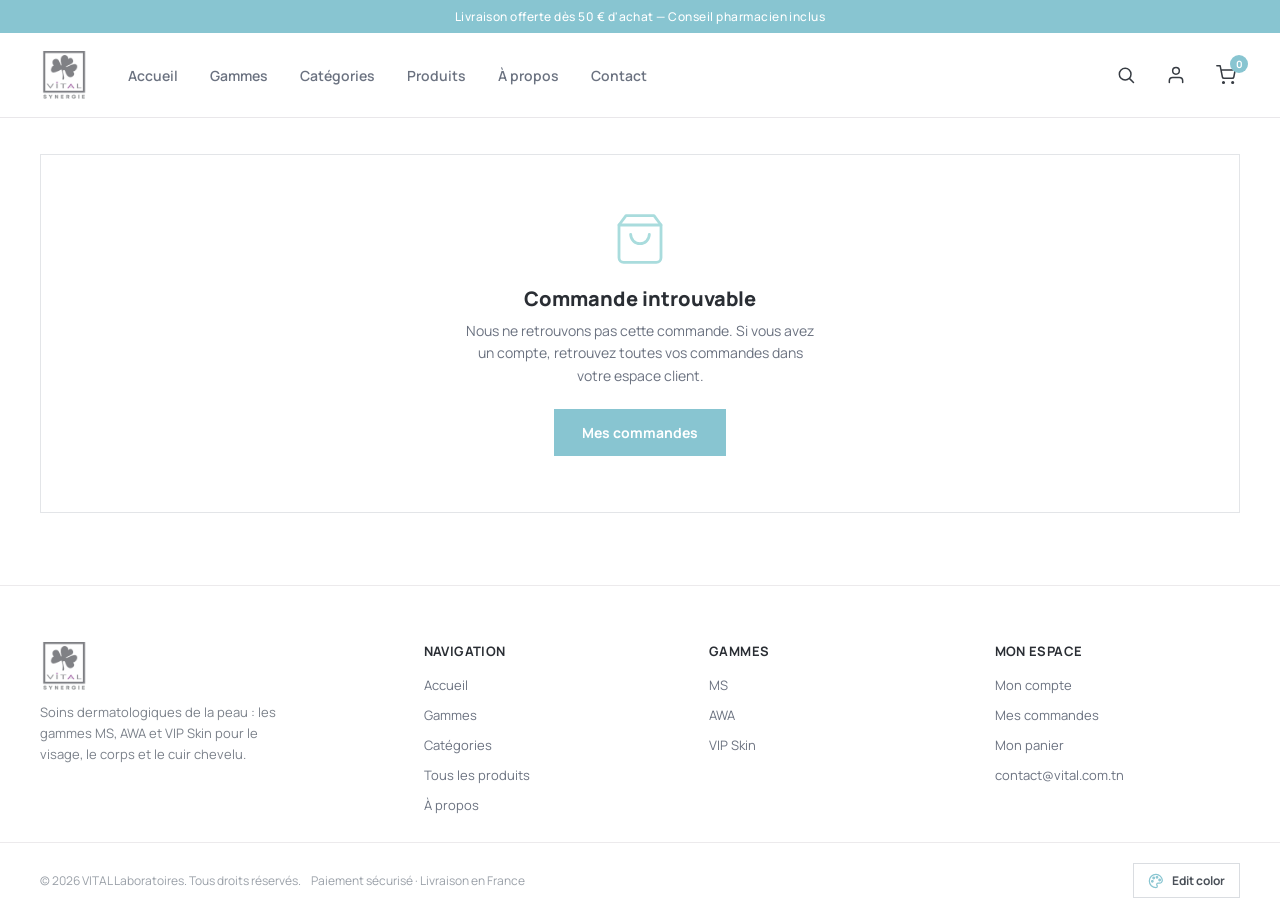
<file: confirmation.html>
<!doctype html>
<html lang="fr">
<head>
<meta charset="utf-8">
<meta name="viewport" content="width=device-width, initial-scale=1">
<title>Commande confirmée — VITAL Laboratoires</title>
<link rel="preconnect" href="https://fonts.googleapis.com">
<link rel="preconnect" href="https://fonts.gstatic.com" crossorigin>
<link href="https://fonts.googleapis.com/css2?family=Manrope:wght@400;500;600;700;800&display=swap" rel="stylesheet">
<link rel="stylesheet" href="assets/shop.css">
<script>try{var t=localStorage.getItem("vital_theme");if(t&&t!=="menthe")document.documentElement.setAttribute("data-theme",t)}catch(e){}</script>
<link rel="stylesheet" href="assets/buttons.css">
</head>
<body>
<div id="site-top"></div>
<main class="s-page" id="root"></main>
<div id="site-footer"></div>

<script src="assets/catalogue.js"></script>
<script src="assets/shop.js"></script>
<script>
(function () {
  var V = window.VITAL, esc = V.escapeHtml, money = V.fmtMoney;
  V.mountChrome({ active: '' });
  var root = document.getElementById('root');
  var o = V.getOrder(V.qs('o') || '');

  if (!o || !V.canViewOrder(o)) {
    root.innerHTML = '<div class="s-card"><div class="s-empty">' + V.ICON.bag + '<h3>Commande introuvable</h3><p>Nous ne retrouvons pas cette commande. Si vous avez un compte, retrouvez toutes vos commandes dans votre espace client.</p><a href="compte.html#commandes" class="btn-primary">Mes commandes</a></div></div>';
    return;
  }
  var guest = !V.currentUser();
  var cod = o.payment.key === 'cod';
  var tl = [['Confirmée', 'done'], ['En préparation', 'cur'], ['Expédiée', ''], ['Livrée', '']];

  root.innerHTML =
    '<div class="s-done"><div class="ck"><svg width="34" height="34" viewBox="0 0 24 24" fill="none" stroke="#2E7D5B" stroke-width="2.6" stroke-linecap="round" stroke-linejoin="round"><polyline points="20 6 9 17 4 12"></polyline></svg></div>' +
      '<h1>Merci ' + esc(o.contact.firstName) + ',<br>votre commande est confirmée !</h1>' +
      '<p>Un e-mail de confirmation a été envoyé à <b>' + esc(o.email) + '</b>. ' + (cod ? 'Vous réglerez ' + (o.delivery.key === 'pickup' ? 'en pharmacie au retrait' : 'à la livraison') + '.' : 'Votre paiement a bien été reçu.') + '</p>' +
      '<span class="ref">Commande ' + esc(o.id) + '</span>' +
      '<div class="s-actions"><a class="btn-primary" href="' + (guest ? 'index.html#produits' : 'compte.html#commande/' + encodeURIComponent(o.id)) + '">' + (guest ? 'Continuer mes achats' : 'Suivre ma commande') + '</a><a class="btn-ghost" href="index.html">Retour à l’accueil</a></div></div>' +

    '<div class="s-layout"><div>' +
      '<div class="s-card pad" style="margin-bottom:20px"><h2>Suivi de la commande</h2><div class="s-timeline">' + tl.map(function (s) { return '<div class="tl ' + s[1] + '"><i>' + (s[1] === 'done' ? V.ICON.check : '') + '</i>' + s[0] + '</div>'; }).join('') + '</div>' +
        '<p class="s-muted" style="margin:16px 0 0">Livraison estimée : <b>' + esc(o.delivery.eta) + '</b></p></div>' +
      '<div class="s-card pad"><h2>Articles (' + o.lines.reduce(function (s, l) { return s + l.qty; }, 0) + ')</h2>' +
        o.lines.map(function (l) { return '<div class="s-line compact"><div class="img"><img src="' + l.image + '" alt=""><b>' + l.qty + '</b></div><div><a class="nm" href="producto.html?p=' + l.slug + '">' + esc(l.name) + '</a><div class="sb">' + esc(l.size) + '</div></div><div class="tot">' + money(l.price * l.qty) + '</div></div>'; }).join('') + '</div>' +
    '</div>' +
    '<aside><div class="s-card pad s-sum"><h2>Détails</h2>' +
      '<div class="s-kv" style="grid-template-columns:1fr;gap:16px">' +
        '<div><div class="k">Livraison</div><div class="vv"><b>' + esc(o.delivery.label) + '</b><br>' + esc(o.address.firstName + ' ' + o.address.lastName) + '<br>' + V.lineAddress(o.address) + '<br>' + esc(V.fmtPhone(o.address.phone)) + '</div></div>' +
        '<div><div class="k">Paiement</div><div class="vv">' + esc(o.payment.label) + '<br><span class="s-muted">' + esc(o.payment.status) + '</span></div></div>' +
        (o.note ? '<div><div class="k">Instructions</div><div class="vv">' + esc(o.note) + '</div></div>' : '') +
      '</div><hr class="s-sep">' +
      '<div class="row"><span>Sous-total</span><b>' + money(o.subtotal) + '</b></div>' +
      (o.discount ? '<div class="row disc"><span>Code ' + esc(o.promo) + '</span><b>−' + money(o.discount) + '</b></div>' : '') +
      '<div class="row"><span>Livraison</span><b>' + (o.shipping === 0 ? 'Offerte' : money(o.shipping)) + '</b></div>' +
      '<div class="row total"><span>Total</span><b>' + money(o.total) + '</b></div>' +
    '</div>' +
    (guest ? '<div class="s-card pad" style="margin-top:20px;background:var(--purple-soft);border-color:#CBEBEB"><h3>Gardez une trace de vos commandes</h3><p class="s-muted" style="margin:0 0 14px">Créez un compte avec ' + esc(o.email) + ' pour suivre vos commandes et recommander en un clic.</p><a class="btn-purple btn-sm" href="compte.html?email=' + encodeURIComponent(o.email) + '#inscription">Créer mon compte</a></div>' : '') +
    '</aside></div>';
})();
</script>
</body>
</html>
</file>
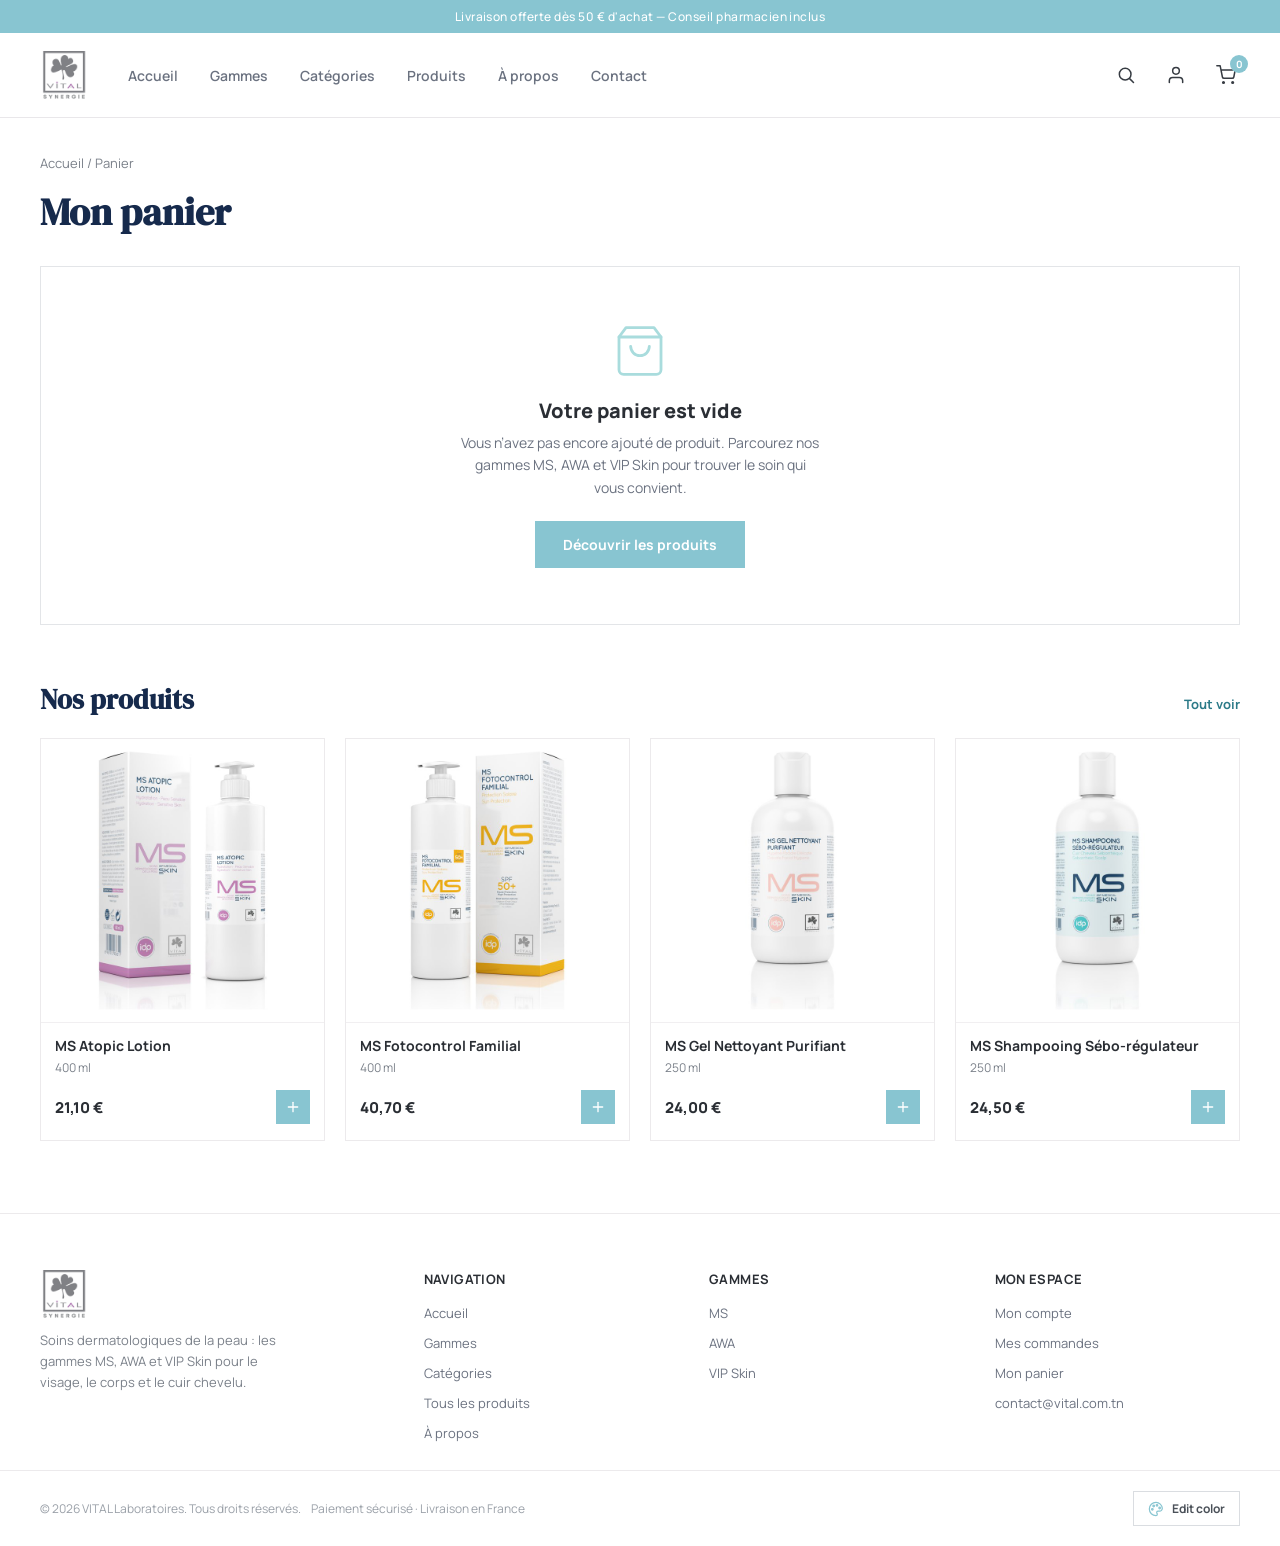
<file: panier.html>
<!doctype html>
<html lang="fr">
<head>
<meta charset="utf-8">
<meta name="viewport" content="width=device-width, initial-scale=1">
<title>Mon panier — VITAL Laboratoires</title>
<link rel="preconnect" href="https://fonts.googleapis.com">
<link rel="preconnect" href="https://fonts.gstatic.com" crossorigin>
<link href="https://fonts.googleapis.com/css2?family=Manrope:wght@400;500;600;700;800&display=swap" rel="stylesheet">
<link rel="stylesheet" href="assets/shop.css">
<script>try{var t=localStorage.getItem("vital_theme");if(t&&t!=="menthe")document.documentElement.setAttribute("data-theme",t)}catch(e){}</script>
<link rel="stylesheet" href="assets/buttons.css">
</head>
<body data-no-drawer>
<div id="site-top"></div>

<main class="s-page">
  <div class="s-crumbs"><a href="index.html">Accueil</a> / Panier</div>
  <h1 class="s-title">Mon panier</h1>
  <p class="s-lead" id="lead"></p>
  <div id="cart-root"></div>
  <div id="suggest-root"></div>
</main>

<div id="site-footer"></div>

<script src="assets/catalogue.js"></script>
<script src="assets/shop.js"></script>
<script>
(function () {
  var V = window.VITAL, esc = V.escapeHtml, money = V.fmtMoney;
  V.mountChrome({ active: '' });
  var root = document.getElementById('cart-root');
  var lead = document.getElementById('lead');
  function showPromoMsg(r) { var m = document.getElementById('promo-msg'); if (m) { m.textContent = r.msg; m.className = 's-promo-msg ' + (r.ok ? 'ok' : 'err'); } }

  function lineHtml(l) {
    var p = l.product;
    return '<div class="s-line">' +
      '<a class="img" href="producto.html?p=' + p.slug + '"><img src="' + p.image + '" alt="' + esc(p.name) + '"></a>' +
      '<div><a class="nm" href="producto.html?p=' + p.slug + '">' + esc(p.name) + '</a>' +
        '<div class="sb">' + esc(p.sub) + ' · ' + esc(p.size) + '</div>' +
        '<div class="unit">' + (p.price === null ? '<span class="nopr">Prix à confirmer</span>' : 'Prix unitaire : ' + money(p.price)) + '</div>' +
        '<button class="rm" data-act="rm" data-id="' + p.id + '">Supprimer</button></div>' +
      '<div class="ctl"><div class="s-qty"><button data-act="dec" data-id="' + p.id + '" aria-label="Diminuer la quantité">−</button><span>' + l.qty + '</span><button data-act="inc" data-id="' + p.id + '" aria-label="Augmenter la quantité">+</button></div></div>' +
      '<div class="tot">' + (l.total === null ? '—' : money(l.total)) + '</div></div>';
  }

  function render() {
    var lines = V.cartLines(), t = V.computeTotals(lines, null);
    lead.textContent = lines.length ? t.count + ' article' + (t.count > 1 ? 's' : '') + ' dans votre panier' : '';
    if (!lines.length) {
      root.innerHTML = '<div class="s-card"><div class="s-empty">' + V.ICON.bag + '<h3>Votre panier est vide</h3><p>Vous n’avez pas encore ajouté de produit. Parcourez nos gammes MS, AWA et VIP Skin pour trouver le soin qui vous convient.</p><a href="index.html#produits" class="btn-primary">Découvrir les produits</a></div></div>';
      renderSuggestions(lines);
      return;
    }
    var user = V.currentUser();
    var code = t.promo;
    var checkoutDisabled = t.unpriced > 0;
    root.innerHTML =
      '<div class="s-layout">' +
        '<div>' +
          V.shipBarHtml(t) +
          '<div class="s-card pad" style="padding-top:8px;padding-bottom:8px">' + lines.map(lineHtml).join('') + '</div>' +
          '<div style="display:flex;justify-content:space-between;align-items:center;margin-top:18px;flex-wrap:wrap;gap:10px">' +
            '<a href="index.html#produits" class="link-underline">← Continuer mes achats</a>' +
            '<button class="link-plain" id="clear">Vider le panier</button>' +
          '</div>' +
        '</div>' +
        '<aside class="s-sticky"><div class="s-card pad s-sum">' +
          '<h2>Récapitulatif</h2>' +
          '<div class="row"><span>Sous-total</span><b>' + money(t.subtotal) + '</b></div>' +
          (t.discount ? '<div class="row disc"><span>Code ' + esc(code) + '</span><b>−' + money(t.discount) + '</b></div>' : '') +
          '<div class="row"><span>Livraison</span><b>' + (t.freeShip ? 'Offerte dès cette étape' : 'Calculée à l’étape suivante') + '</b></div>' +
          '<div class="row total"><span>Total</span><b>' + money(t.net) + '</b></div>' +
          '<div class="s-promo"><input class="s-input" id="promo" placeholder="Code promo" value="' + esc(code) + '" autocomplete="off">' +
            '<button class="btn-ghost btn-sm" id="promo-ok">' + (code ? 'Retirer' : 'Appliquer') + '</button></div>' +
          '<div class="s-promo-msg" id="promo-msg"></div>' +
          (checkoutDisabled ? '<div class="s-alert warn show" style="margin-bottom:12px">Un article de votre panier n’a pas encore de prix : retirez-le pour passer commande.</div>' : '') +
          '<a href="commande.html" class="btn-primary btn-block' + (checkoutDisabled ? ' is-disabled" aria-disabled="true" onclick="return false;' : '') + '" id="go">Passer la commande</a>' +
          (!user ? '<div class="s-muted" style="text-align:center;margin-top:12px">Déjà client ? <a class="link-plain" href="compte.html?next=commande.html#connexion">Connectez-vous</a> pour gagner du temps.</div>' : '') +
          '<div class="s-trust">' +
            '<div>' + V.ICON.lock + ' Paiement sécurisé par carte, PayPal ou à la livraison</div>' +
            '<div><svg width="16" height="16" viewBox="0 0 24 24" fill="none" stroke="currentColor" stroke-width="1.8" stroke-linecap="round" stroke-linejoin="round"><rect x="1" y="3" width="15" height="13"></rect><polygon points="16 8 20 8 23 11 23 16 16 16 16 8"></polygon><circle cx="5.5" cy="18.5" r="2.5"></circle><circle cx="18.5" cy="18.5" r="2.5"></circle></svg> Livraison partout en France</div>' +
            '<div><svg width="16" height="16" viewBox="0 0 24 24" fill="none" stroke="currentColor" stroke-width="1.8" stroke-linecap="round" stroke-linejoin="round"><path d="M3 12a9 9 0 1 0 9-9 9.75 9.75 0 0 0-6.74 2.74L3 8"></path><path d="M3 3v5h5"></path></svg> Retours sous [14] jours</div>' +
          '</div>' +
        '</div></aside>' +
      '</div>';
    renderSuggestions(lines);
  }

  function renderSuggestions(lines) {
    var inCart = {}; lines.forEach(function (l) { inCart[l.product.id] = true; });
    var cats = {}; lines.forEach(function (l) { cats[l.product.category] = true; });
    var pool = V.PRODUCTS.filter(function (p) { return !inCart[p.id]; });
    pool.sort(function (a, b) { return (cats[b.category] ? 1 : 0) - (cats[a.category] ? 1 : 0); });
    var list = pool.slice(0, 4);
    var el = document.getElementById('suggest-root');
    if (!list.length) { el.innerHTML = ''; return; }
    el.innerHTML = '<div class="s-section-h"><h2>' + (lines.length ? 'Vous aimerez aussi' : 'Nos produits') + '</h2><a href="index.html#produits" class="link-plain">Tout voir</a></div><div class="s-prods">' + list.map(V.productCardHtml).join('') + '</div>';
    V.bindAddButtons(el);
  }

  root.addEventListener('click', function (e) {
    var b = e.target.closest('[data-act]'), c = V.getCart();
    if (b) {
      var id = b.getAttribute('data-id'), a = b.getAttribute('data-act');
      if (a === 'inc') V.setQty(id, (c[id] || 0) + 1);
      else if (a === 'dec') V.setQty(id, (c[id] || 0) - 1);
      else if (a === 'rm') { V.removeFromCart(id); V.toast('Article retiré du panier'); }
      return;
    }
    if (e.target.id === 'clear') {
      V.confirm('Vider le panier ?', 'Tous les articles de votre panier seront retirés.', 'Vider le panier', true).then(function (ok) { if (ok) V.clearCart(); });
    } else if (e.target.id === 'promo-ok') {
      var r;
      if (V.getPromo()) { V.clearPromo(); r = { ok: true, msg: 'Code promo retiré.' }; }
      else r = V.applyPromo(document.getElementById('promo').value);
      showPromoMsg(r);   // le rendu est synchrone : le message s'affiche dans le nouveau DOM
    }
  });
  root.addEventListener('keydown', function (e) { if (e.key === 'Enter' && e.target.id === 'promo') { e.preventDefault(); if (!V.getPromo()) document.getElementById('promo-ok').click(); } });
  document.addEventListener('vital:cart', render);
  // le bouton « + » des suggestions ajoute sans ouvrir le tiroir ; la page se met à jour via vital:cart
  render();
})();
</script>
</body>
</html>
</file>
<file: assets/shop.css>
/* VITAL — styles partagés de la boutique (panier, commande, compte). */
:root {
  --ink: #363B42; --ink-strong: #2A2E34; --gray: #6B7280; --gray-soft: #7B818A;
  --purple: #72C6C7; --purple-dark: #5BB5B6; --purple-soft: #E8F5F5;
  --border: #E3E5E8; --bg-soft: #F7F6F7;
  --ok: #0AA26A; --ok-soft: #E3F6EE; --warn: #B7791F; --warn-soft: #FBF3E3; --err: #C0392B; --err-soft: #FBECEA;
}
* { box-sizing: border-box; }
body { margin: 0; font-family: 'Manrope', sans-serif; -webkit-font-smoothing: antialiased; color: var(--ink); background: #fff; }
a { color: inherit; text-decoration: none; }
button { font-family: inherit; cursor: pointer; }
input, select, textarea { font-family: inherit; }
img { max-width: 100%; display: block; }
.wrap { max-width: 1280px; margin: 0 auto; padding: 0 40px; }
@media (max-width: 900px) { .wrap { padding: 0 20px; } }

/* Chrome : topbar / header / footer */
.topbar { background: var(--ink); color: #E7E4E8; text-align: center; padding: 8px 20px; font-size: 12px; letter-spacing: 0.04em; font-weight: 500; }
header { border-bottom: 1px solid #E9E7EA; position: sticky; top: 0; background: #fff; z-index: 20; }
header .wrap { display: flex; align-items: center; gap: 40px; padding-top: 18px; padding-bottom: 18px; }
header .logo img { height: 48px; width: auto; }
nav.main-nav { flex-grow: 1; display: flex; gap: 32px; align-items: center; flex-wrap: wrap; }
nav.main-nav a { font-size: 14px; font-weight: 600; color: var(--gray); }
nav.main-nav a.active, nav.main-nav a:hover { color: var(--ink-strong); }
.header-icons { display: flex; align-items: center; gap: 22px; flex-shrink: 0; }
.header-icons button { background: none; border: none; padding: 4px; color: var(--ink); display: flex; position: relative; }
.header-icons button.has-user::after { content: ''; position: absolute; top: 0; right: -2px; width: 8px; height: 8px; border-radius: 50%; background: var(--ok); border: 2px solid #fff; box-sizing: content-box; }
.cart-badge { position: absolute; top: -6px; right: -8px; background: var(--purple); color: #fff; font-size: 10px; font-weight: 700; min-width: 16px; height: 16px; padding: 0 4px; border-radius: 999px; display: flex; align-items: center; justify-content: center; }
@media (max-width: 760px) {
  header .wrap { flex-wrap: wrap; justify-content: space-between; gap: 12px 16px; }
  nav.main-nav { order: 3; flex-basis: 100%; gap: 22px; flex-wrap: nowrap; overflow-x: auto; padding-bottom: 2px; }
  nav.main-nav a { white-space: nowrap; font-size: 13px; }
}
header.s-min .wrap { justify-content: space-between; }
.s-secure { display: inline-flex; align-items: center; gap: 8px; font-size: 13px; font-weight: 600; color: var(--gray); }

footer { margin-top: 72px; background: #fff; border-top: 1px solid #ECEAEC; }
.footer-grid { max-width: 1280px; margin: 0 auto; padding: 56px 40px 28px; display: grid; grid-template-columns: 1.4fr 1fr 1fr 1fr; gap: 40px; }
@media (max-width: 900px) { .footer-grid { grid-template-columns: 1fr 1fr; padding: 40px 20px 24px; } }
.footer-col { display: flex; flex-direction: column; gap: 12px; }
.footer-col .logo { align-self: flex-start; }
.footer-col img { height: 48px; width: auto; }
.footer-col p { margin: 0; font-size: 13px; line-height: 1.6; color: var(--gray-soft); max-width: 260px; }
.footer-col .head { font-size: 13px; font-weight: 700; color: var(--ink-strong); text-transform: uppercase; letter-spacing: 0.03em; margin-bottom: 4px; }
.footer-col a, .footer-col span { font-size: 13px; color: var(--gray); }
.footer-bottom { max-width: 1280px; margin: 0 auto; padding: 20px 40px; border-top: 1px solid #ECEAEC; display: flex; align-items: center; justify-content: space-between; flex-wrap: wrap; gap: 10px; }
.footer-bottom span { font-size: 12px; color: #9AA0A8; }
@media (max-width: 900px) { .footer-bottom { padding: 20px; } }

/* Boutons */
.btn-primary { background: var(--ink); color: #fff; padding: 14px 28px; border-radius: 999px; font-size: 14px; font-weight: 700; border: none; display: inline-flex; align-items: center; justify-content: center; gap: 10px; }
.btn-primary:hover { background: #3A3F47; }
.btn-primary[disabled], .btn-primary.is-disabled { background: #C9CCD1; cursor: not-allowed; }
.btn-purple { background: var(--purple); color: #fff; padding: 14px 28px; border-radius: 999px; font-size: 14px; font-weight: 700; border: none; display: inline-flex; align-items: center; justify-content: center; gap: 10px; }
.btn-purple:hover { background: var(--purple-dark); }
.btn-purple[disabled] { background: #C9CCD1; cursor: not-allowed; }
.btn-ghost { background: #fff; color: var(--ink-strong); padding: 13px 24px; border-radius: 999px; font-size: 14px; font-weight: 700; border: 1px solid var(--border); display: inline-flex; align-items: center; justify-content: center; gap: 10px; }
.btn-ghost:hover { border-color: var(--ink); }
.btn-sm { padding: 9px 16px; font-size: 13px; }
.btn-block { width: 100%; }
.btn-danger { background: #fff; color: var(--err); border: 1px solid #E8B8B2; padding: 13px 24px; border-radius: 999px; font-size: 14px; font-weight: 700; }
.btn-danger:hover { background: var(--err-soft); }
.link-underline { font-size: 14px; font-weight: 700; color: var(--ink-strong); border-bottom: 2px solid var(--ink-strong); padding-bottom: 2px; }
.link-plain { color: var(--accent-text); font-weight: 700; font-size: 13px; background: none; border: none; padding: 0; }
.link-plain:hover { text-decoration: underline; }

/* Mise en page des pages boutique */
.s-page { max-width: 1280px; margin: 0 auto; padding: 36px 40px 0; }
@media (max-width: 900px) { .s-page { padding: 24px 20px 0; } }
.s-crumbs { font-size: 13px; color: var(--gray-soft); margin-bottom: 14px; }
.s-crumbs a:hover { color: var(--ink-strong); }
.s-title { margin: 0 0 6px; font-size: 32px; font-weight: 800; color: var(--ink-strong); }
.s-lead { margin: 0 0 28px; font-size: 14px; color: var(--gray); }
.s-layout { display: grid; grid-template-columns: minmax(0, 1fr) 380px; gap: 40px; align-items: start; }
@media (max-width: 1000px) { .s-layout { grid-template-columns: 1fr; } }
.s-card { border: 1px solid var(--border); border-radius: 16px; background: #fff; }
.s-card.pad { padding: 24px; }
.s-card h2 { margin: 0 0 16px; font-size: 18px; font-weight: 800; color: var(--ink-strong); }
.s-card h3 { margin: 0 0 10px; font-size: 15px; font-weight: 800; color: var(--ink-strong); }
.s-sticky { position: sticky; top: 112px; }
@media (max-width: 1000px) { .s-sticky { position: static; } }
.s-muted { color: var(--gray-soft); font-size: 13px; }
.s-sep { height: 1px; background: var(--border); margin: 16px 0; border: 0; }

/* Formulaires */
.s-form-grid { display: grid; grid-template-columns: repeat(2, minmax(0, 1fr)); gap: 16px; }
.s-form-grid .full { grid-column: 1 / -1; }
@media (max-width: 600px) { .s-form-grid { grid-template-columns: 1fr; } }
.s-field { display: flex; flex-direction: column; gap: 6px; }
.s-field label { font-size: 13px; font-weight: 700; color: var(--ink-strong); }
.s-field label .opt { font-weight: 500; color: var(--gray-soft); }
.s-input { width: 100%; padding: 13px 14px; border-radius: 10px; border: 1px solid var(--border); font-size: 14px; color: var(--ink-strong); background: #fff; outline: none; transition: border-color .15s, box-shadow .15s; }
.s-input:focus { border-color: var(--purple); box-shadow: 0 0 0 3px rgba(114,198,199,.28); }
textarea.s-input { min-height: 84px; resize: vertical; }
.s-field .err { display: none; font-size: 12px; font-weight: 600; color: var(--err); }
.s-field.invalid .s-input { border-color: var(--err); }
.s-field.invalid .err { display: block; }
.s-pw { position: relative; }
.s-pw .s-input { padding-right: 76px; }
.s-pw button { position: absolute; right: 8px; top: 50%; transform: translateY(-50%); background: none; border: none; font-size: 12px; font-weight: 700; color: var(--accent-text); padding: 6px 8px; }
.s-check { display: flex; gap: 10px; align-items: flex-start; font-size: 13px; color: var(--gray); line-height: 1.5; }
.s-check input { margin-top: 3px; accent-color: var(--purple); width: 16px; height: 16px; flex-shrink: 0; }
.s-check a { color: var(--accent-text); font-weight: 700; }
.s-check.invalid { color: var(--err); }
.s-meter { display: flex; gap: 4px; margin-top: 6px; }
.s-meter i { flex: 1; height: 4px; border-radius: 2px; background: var(--border); }
.s-meter[data-l="1"] i:nth-child(-n+1) { background: var(--err); }
.s-meter[data-l="2"] i:nth-child(-n+2) { background: var(--warn); }
.s-meter[data-l="3"] i:nth-child(-n+3) { background: #7BA05B; }
.s-meter[data-l="4"] i { background: var(--ok); }
.s-alert { padding: 12px 14px; border-radius: 10px; font-size: 13px; font-weight: 600; line-height: 1.5; display: none; }
.s-alert.show { display: block; }
.s-alert.err { background: var(--err-soft); color: var(--err); }
.s-alert.ok { background: var(--ok-soft); color: var(--ok); }
.s-alert.info { background: var(--purple-soft); color: var(--accent-text); }
.s-alert.warn { background: var(--warn-soft); color: var(--warn); }
.s-demo { background: var(--purple-soft); color: var(--accent-text); border-radius: 10px; padding: 10px 14px; font-size: 12px; font-weight: 600; line-height: 1.5; }

/* Quantité */
.s-qty { display: inline-flex; align-items: center; border: 1px solid var(--border); border-radius: 999px; overflow: hidden; background: #fff; }
.s-qty button { width: 34px; height: 34px; border: none; background: none; font-size: 16px; color: var(--ink); line-height: 1; }
.s-qty button:hover { background: var(--bg-soft); }
.s-qty span { min-width: 28px; text-align: center; font-size: 14px; font-weight: 700; }

/* Lignes panier */
.s-line { display: grid; grid-template-columns: 92px minmax(0, 1fr) auto auto; gap: 18px; align-items: center; padding: 18px 0; border-bottom: 1px solid var(--border); }
.s-line:last-child { border-bottom: none; }
.s-line .img { width: 92px; height: 92px; border: 1px solid #F1EFF1; border-radius: 12px; background: #fff; display: flex; align-items: center; justify-content: center; overflow: hidden; }
.s-line .img img { width: 100%; height: 100%; object-fit: contain; }
.s-line .nm { font-size: 15px; font-weight: 700; color: var(--ink-strong); line-height: 1.3; }
.s-line .nm:hover { color: var(--accent-text); }
.s-line .sb { font-size: 12px; color: var(--gray-soft); margin-top: 3px; }
.s-line .unit { font-size: 13px; color: var(--gray); margin-top: 6px; }
.s-line .tot { font-size: 16px; font-weight: 800; color: var(--ink-strong); min-width: 84px; text-align: right; }
.s-line .rm { background: none; border: none; font-size: 12px; font-weight: 700; color: var(--gray-soft); padding: 0; margin-top: 8px; }
.s-line .rm:hover { color: var(--err); }
.s-line .nopr { display: inline-block; margin-top: 6px; font-size: 11px; font-weight: 700; color: var(--warn); background: var(--warn-soft); padding: 3px 8px; border-radius: 999px; }
@media (max-width: 640px) {
  .s-line { grid-template-columns: 72px minmax(0, 1fr); gap: 12px; }
  .s-line .img { width: 72px; height: 72px; }
  .s-line .ctl { grid-column: 2; display: flex; align-items: center; justify-content: space-between; }
  .s-line .tot { grid-column: 2; text-align: left; }
}
.s-line.compact { grid-template-columns: 56px minmax(0, 1fr) auto; gap: 12px; padding: 12px 0; }
.s-line.compact .img { width: 56px; height: 56px; border-radius: 10px; position: relative; overflow: visible; }
.s-line.compact .img img { border-radius: 10px; }
.s-line.compact .img b { position: absolute; top: -7px; right: -7px; min-width: 20px; height: 20px; padding: 0 5px; border-radius: 999px; background: var(--ink); color: #fff; font-size: 11px; display: flex; align-items: center; justify-content: center; }
.s-line.compact .nm { font-size: 13px; }
.s-line.compact .tot { font-size: 14px; min-width: 0; }

/* Récapitulatif */
.s-sum .row { display: flex; justify-content: space-between; align-items: baseline; gap: 12px; font-size: 14px; color: var(--gray); padding: 6px 0; }
.s-sum .row b { color: var(--ink-strong); font-weight: 700; }
.s-sum .row.disc b { color: var(--ok); }
.s-sum .row.total { border-top: 1px solid var(--border); margin-top: 10px; padding-top: 16px; font-size: 16px; color: var(--ink-strong); font-weight: 800; }
.s-sum .row.total b { font-size: 22px; font-weight: 800; }
.s-promo { display: flex; gap: 8px; margin: 14px 0 6px; }
.s-promo .s-input { padding: 11px 12px; }
.s-promo-msg { font-size: 12px; font-weight: 600; min-height: 16px; margin-bottom: 8px; }
.s-promo-msg.ok { color: var(--ok); } .s-promo-msg.err { color: var(--err); }
.s-ship-bar { background: var(--purple-soft); border-radius: 12px; padding: 12px 14px; font-size: 13px; color: var(--accent-text); font-weight: 600; margin-bottom: 18px; }
.s-ship-bar .track { height: 6px; background: #CBEBEB; border-radius: 3px; margin-top: 8px; overflow: hidden; }
.s-ship-bar .track i { display: block; height: 100%; background: var(--purple); border-radius: 3px; transition: width .3s ease; }
.s-ship-bar.done { background: var(--ok-soft); color: var(--ok); }
.s-ship-bar.done .track { background: #BDE8D6; } .s-ship-bar.done .track i { background: var(--ok); }
.s-trust { display: flex; flex-direction: column; gap: 10px; margin-top: 18px; padding-top: 16px; border-top: 1px solid var(--border); }
.s-trust div { display: flex; gap: 10px; align-items: center; font-size: 12px; color: var(--gray); font-weight: 600; }

/* Étapes du tunnel */
.s-steps { display: flex; align-items: center; gap: 10px; margin: 0 0 28px; flex-wrap: wrap; }
.s-steps .st { display: flex; align-items: center; gap: 8px; font-size: 13px; font-weight: 700; color: var(--gray-soft); }
.s-steps .st i { width: 26px; height: 26px; border-radius: 50%; border: 1.5px solid var(--border); display: flex; align-items: center; justify-content: center; font-style: normal; font-size: 12px; }
.s-steps .st.on { color: var(--ink-strong); } .s-steps .st.on i { background: var(--ink); border-color: var(--ink); color: #fff; }
.s-steps .st.done { color: var(--ok); } .s-steps .st.done i { background: var(--ok); border-color: var(--ok); color: #fff; }
.s-steps .bar { width: 28px; height: 1.5px; background: var(--border); }
.s-sec { margin-bottom: 20px; }
.s-sec-head { display: flex; align-items: center; gap: 12px; margin-bottom: 18px; }
.s-sec-head .n { width: 28px; height: 28px; border-radius: 50%; background: var(--ink); color: #fff; display: flex; align-items: center; justify-content: center; font-size: 13px; font-weight: 800; flex-shrink: 0; }
.s-sec-head h2 { margin: 0; }
.s-sec.locked { opacity: .55; pointer-events: none; }
.s-sec.locked .s-sec-head .n { background: #C9CCD1; }

/* Cartes d'option (radio) */
.s-opts { display: flex; flex-direction: column; gap: 10px; }
.s-opt { display: flex; gap: 14px; align-items: flex-start; border: 1.5px solid var(--border); border-radius: 12px; padding: 14px 16px; cursor: pointer; transition: border-color .15s, background .15s; background: #fff; }
.s-opt:hover { border-color: #A9DCDD; }
.s-opt.sel { border-color: var(--purple); background: #F6FBFB; }
.s-opt > input { margin-top: 3px; accent-color: var(--purple); flex-shrink: 0; width: 16px; height: 16px; }
.s-opt .t { font-size: 14px; font-weight: 700; color: var(--ink-strong); }
.s-opt .d { font-size: 12px; color: var(--gray-soft); margin-top: 2px; line-height: 1.5; }
.s-opt .p { margin-left: auto; font-size: 14px; font-weight: 800; color: var(--ink-strong); white-space: nowrap; }
.s-opt .body { flex: 1; min-width: 0; }
.s-opt .extra { display: none; margin-top: 14px; }
.s-opt.sel .extra { display: block; }
.s-badges { display: flex; gap: 6px; margin-top: 8px; flex-wrap: wrap; }
.s-badges span { font-size: 10px; font-weight: 800; letter-spacing: .04em; border: 1px solid var(--border); border-radius: 6px; padding: 3px 7px; color: var(--gray); background: #fff; }

/* Statuts */
.s-status { display: inline-flex; align-items: center; gap: 6px; padding: 4px 10px; border-radius: 999px; font-size: 12px; font-weight: 700; white-space: nowrap; }
.s-status::before { content: ''; width: 6px; height: 6px; border-radius: 50%; background: currentColor; }
.s-status.preparation { background: var(--warn-soft); color: var(--warn); }
.s-status.expediee { background: var(--purple-soft); color: var(--accent-text); }
.s-status.livree { background: var(--ok-soft); color: var(--ok); }
.s-status.annulee { background: var(--err-soft); color: var(--err); }

/* Timeline commande */
.s-timeline { display: flex; align-items: flex-start; margin: 8px 0 4px; }
.s-timeline .tl { flex: 1; text-align: center; position: relative; font-size: 12px; font-weight: 700; color: var(--gray-soft); }
.s-timeline .tl i { display: flex; width: 28px; height: 28px; margin: 0 auto 8px; border-radius: 50%; border: 2px solid var(--border); background: #fff; align-items: center; justify-content: center; position: relative; z-index: 1; font-style: normal; }
.s-timeline .tl::before { content: ''; position: absolute; top: 13px; left: -50%; width: 100%; height: 2px; background: var(--border); }
.s-timeline .tl:first-child::before { display: none; }
.s-timeline .tl.done { color: var(--ink-strong); } .s-timeline .tl.done i { background: var(--ok); border-color: var(--ok); color: #fff; } .s-timeline .tl.done::before { background: var(--ok); }
.s-timeline .tl.cur i { border-color: var(--purple); box-shadow: 0 0 0 4px rgba(114,198,199,.30); }
.s-timeline .tl.cur { color: var(--accent-text); }
.s-timeline .tl small { display: block; font-weight: 500; color: var(--gray-soft); margin-top: 2px; font-size: 11px; }

/* Drawer mini-panier */
.s-overlay { position: fixed; inset: 0; background: rgba(42,46,52,.45); opacity: 0; pointer-events: none; transition: opacity .25s; z-index: 90; }
.s-overlay.open { opacity: 1; pointer-events: auto; }
.s-drawer { position: fixed; top: 0; right: 0; height: 100%; width: 420px; max-width: 100%; background: #fff; z-index: 91; transform: translateX(100%); transition: transform .28s ease; display: flex; flex-direction: column; box-shadow: -12px 0 40px rgba(42,46,52,.15); }
.s-drawer.open { transform: none; }
.s-drawer .dh { display: flex; align-items: center; justify-content: space-between; padding: 20px 24px; border-bottom: 1px solid var(--border); }
.s-drawer .dh h2 { margin: 0; font-size: 18px; font-weight: 800; color: var(--ink-strong); }
.s-drawer .x { background: none; border: none; font-size: 26px; line-height: 1; color: var(--gray); padding: 0 4px; }
.s-drawer .db { flex: 1; overflow-y: auto; padding: 8px 24px 16px; }
.s-drawer .df { padding: 18px 24px 24px; border-top: 1px solid var(--border); background: #fff; }
.s-drawer .df .sub { display: flex; justify-content: space-between; font-size: 15px; font-weight: 800; color: var(--ink-strong); margin-bottom: 4px; }
.s-drawer .df .note { font-size: 12px; color: var(--gray-soft); margin-bottom: 14px; }
.s-drawer .df .btns { display: flex; flex-direction: column; gap: 10px; }
.s-drawer .s-line { grid-template-columns: 72px minmax(0, 1fr); gap: 14px; padding: 16px 0; align-items: start; }
.s-drawer .s-line .img { width: 72px; height: 72px; }
.s-drawer .s-line .tot { text-align: left; font-size: 14px; min-width: 0; }
.s-drawer .s-line .ctl { display: flex; align-items: center; justify-content: space-between; margin-top: 10px; }
.s-drawer .s-ship-bar { margin: 14px 0 4px; }
.s-empty { text-align: center; padding: 56px 20px; }
.s-empty svg { margin: 0 auto 18px; display: block; }
.s-empty h3 { margin: 0 0 8px; font-size: 20px; font-weight: 800; color: var(--ink-strong); }
.s-empty p { margin: 0 auto 22px; font-size: 14px; color: var(--gray); max-width: 360px; line-height: 1.6; }

/* Mini-cartes produit (suggestions, favoris) */
.s-prods { display: grid; grid-template-columns: repeat(4, minmax(0, 1fr)); gap: 20px; }
@media (max-width: 1000px) { .s-prods { grid-template-columns: repeat(2, minmax(0, 1fr)); } }
.s-pcard { border: 1px solid #ECEAEC; border-radius: 16px; overflow: hidden; display: flex; flex-direction: column; background: #fff; transition: box-shadow .18s, transform .18s; }
.s-pcard:hover { box-shadow: 0 12px 28px rgba(54,59,66,.10); transform: translateY(-2px); }
.s-pcard .th { aspect-ratio: 1/1; display: flex; align-items: center; justify-content: center; border-bottom: 1px solid #F1EFF1; }
.s-pcard .th img { width: 100%; height: 100%; object-fit: contain; }
.s-pcard .bd { padding: 14px 14px 16px; display: flex; flex-direction: column; gap: 4px; flex: 1; }
.s-pcard .nm { font-size: 14px; font-weight: 700; color: var(--ink-strong); line-height: 1.3; }
.s-pcard .nm:hover { color: var(--accent-text); }
.s-pcard .sz { font-size: 12px; color: var(--gray-soft); }
.s-pcard .rw { display: flex; align-items: center; justify-content: space-between; margin-top: auto; padding-top: 10px; gap: 8px; }
.s-pcard .pr { font-size: 15px; font-weight: 800; color: var(--ink-strong); }
.s-add { background: var(--ink); border: none; color: #fff; width: 34px; height: 34px; border-radius: 10px; display: flex; align-items: center; justify-content: center; }
.s-add:hover { background: #3A3F47; }
.s-section-h { display: flex; justify-content: space-between; align-items: baseline; margin: 56px 0 20px; }
.s-section-h h2 { margin: 0; font-size: 22px; font-weight: 800; color: var(--ink-strong); }

/* Compte */
.s-auth { display: grid; grid-template-columns: minmax(0, 480px) minmax(0, 1fr); gap: 56px; align-items: start; max-width: 1040px; margin: 8px auto 0; }
@media (max-width: 900px) { .s-auth { grid-template-columns: 1fr; gap: 28px; } }
.s-auth .panel { border: 1px solid var(--border); border-radius: 18px; padding: 32px; }
.s-auth .panel h1 { margin: 0 0 6px; font-size: 26px; font-weight: 800; color: var(--ink-strong); }
.s-auth .panel .sub { margin: 0 0 22px; font-size: 14px; color: var(--gray); }
.s-auth .side { background: var(--bg-soft); border-radius: 18px; padding: 36px; display: flex; flex-direction: column; gap: 20px; }
.s-auth .side h2 { margin: 0; font-size: 20px; font-weight: 800; color: var(--ink-strong); }
.s-auth .side ul { list-style: none; margin: 0; padding: 0; display: flex; flex-direction: column; gap: 14px; }
.s-auth .side li { display: flex; gap: 12px; font-size: 14px; color: var(--gray); line-height: 1.5; }
.s-auth .side li svg { flex-shrink: 0; margin-top: 2px; }
.s-auth form { display: flex; flex-direction: column; gap: 16px; }
.s-or { display: flex; align-items: center; gap: 12px; font-size: 12px; color: var(--gray-soft); margin: 4px 0; }
.s-or::before, .s-or::after { content: ''; flex: 1; height: 1px; background: var(--border); }
.s-acc { display: grid; grid-template-columns: 260px minmax(0, 1fr); gap: 40px; align-items: start; }
@media (max-width: 900px) { .s-acc { grid-template-columns: 1fr; gap: 24px; } }
.s-acc nav { border: 1px solid var(--border); border-radius: 16px; padding: 10px; display: flex; flex-direction: column; gap: 2px; }
.s-acc nav a, .s-acc nav button { display: flex; align-items: center; gap: 12px; padding: 12px 14px; border-radius: 10px; font-size: 14px; font-weight: 600; color: var(--gray); background: none; border: none; text-align: left; width: 100%; }
.s-acc nav a:hover, .s-acc nav button:hover { background: var(--bg-soft); color: var(--ink-strong); }
.s-acc nav a.on { background: var(--purple-soft); color: var(--accent-text); }
.s-acc nav .who { padding: 14px 14px 12px; border-bottom: 1px solid var(--border); margin-bottom: 8px; }
.s-acc nav .who b { display: block; font-size: 15px; color: var(--ink-strong); }
.s-acc nav .who span { font-size: 12px; color: var(--gray-soft); word-break: break-all; }
@media (max-width: 900px) { .s-acc nav { flex-direction: row; overflow-x: auto; padding: 8px; } .s-acc nav .who { display: none; } .s-acc nav a, .s-acc nav button { white-space: nowrap; width: auto; } }
.s-stats { display: grid; grid-template-columns: repeat(3, minmax(0, 1fr)); gap: 16px; margin-bottom: 24px; }
@media (max-width: 640px) { .s-stats { grid-template-columns: 1fr; } }
.s-stat { border: 1px solid var(--border); border-radius: 14px; padding: 18px 20px; }
.s-stat .v { font-size: 28px; font-weight: 800; color: var(--ink-strong); }
.s-stat .l { font-size: 13px; color: var(--gray-soft); margin-top: 2px; }
.s-ord { border: 1px solid var(--border); border-radius: 16px; padding: 20px 22px; display: grid; grid-template-columns: minmax(0, 1fr) auto; gap: 14px 24px; align-items: center; margin-bottom: 14px; }
.s-ord .h { display: flex; gap: 14px; align-items: center; flex-wrap: wrap; }
.s-ord .num { font-size: 15px; font-weight: 800; color: var(--ink-strong); }
.s-ord .dt { font-size: 13px; color: var(--gray-soft); }
.s-ord .thumbs { display: flex; gap: 8px; margin-top: 12px; align-items: center; }
.s-ord .thumbs .tb { width: 48px; height: 48px; border: 1px solid #F1EFF1; border-radius: 10px; overflow: hidden; background: #fff; }
.s-ord .thumbs img { width: 100%; height: 100%; object-fit: contain; }
.s-ord .thumbs span { font-size: 12px; color: var(--gray-soft); font-weight: 600; }
.s-ord .r { text-align: right; display: flex; flex-direction: column; align-items: flex-end; gap: 8px; }
.s-ord .tot { font-size: 18px; font-weight: 800; color: var(--ink-strong); }
@media (max-width: 640px) { .s-ord { grid-template-columns: 1fr; } .s-ord .r { align-items: flex-start; text-align: left; flex-direction: row; justify-content: space-between; align-items: center; } }
.s-tabs { display: flex; gap: 8px; flex-wrap: wrap; margin-bottom: 20px; }
.s-tab { padding: 9px 16px; border-radius: 999px; border: 1px solid var(--border); font-size: 13px; font-weight: 600; background: #fff; color: var(--ink-strong); }
.s-tab:hover { border-color: var(--purple); } .s-tab.on { background: var(--ink); color: #fff; border-color: var(--ink); }
.s-addrs { display: grid; grid-template-columns: repeat(2, minmax(0, 1fr)); gap: 16px; }
@media (max-width: 700px) { .s-addrs { grid-template-columns: 1fr; } }
.s-addr { border: 1px solid var(--border); border-radius: 14px; padding: 18px 20px; display: flex; flex-direction: column; gap: 4px; font-size: 14px; color: var(--gray); line-height: 1.5; }
.s-addr b { color: var(--ink-strong); font-size: 15px; }
.s-addr .tag { align-self: flex-start; background: var(--purple-soft); color: var(--accent-text); font-size: 11px; font-weight: 800; padding: 3px 9px; border-radius: 999px; margin-bottom: 6px; }
.s-addr .acts { display: flex; gap: 16px; margin-top: 12px; }
.s-addr.add { border-style: dashed; align-items: center; justify-content: center; min-height: 160px; color: var(--accent-text); font-weight: 700; background: #F6FBFB; cursor: pointer; }
.s-addr.add:hover { border-color: var(--purple); }
.s-kv { display: grid; grid-template-columns: repeat(2, minmax(0, 1fr)); gap: 20px; }
@media (max-width: 700px) { .s-kv { grid-template-columns: 1fr; } }
.s-kv .k { font-size: 12px; font-weight: 800; text-transform: uppercase; letter-spacing: .04em; color: var(--gray-soft); margin-bottom: 6px; }
.s-kv .vv { font-size: 14px; color: var(--ink-strong); line-height: 1.6; }

/* Modale */
.s-modal-ov { position: fixed; inset: 0; background: rgba(42,46,52,.55); z-index: 120; display: flex; align-items: center; justify-content: center; padding: 20px; opacity: 0; transition: opacity .2s; }
.s-modal-ov.open { opacity: 1; }
.s-modal { background: #fff; border-radius: 18px; width: 100%; max-width: 480px; max-height: 92vh; overflow-y: auto; padding: 28px; box-shadow: 0 24px 60px rgba(0,0,0,.25); transform: translateY(12px); transition: transform .2s; }
.s-modal-ov.open .s-modal { transform: none; }
.s-modal h2 { margin: 0 0 8px; font-size: 20px; font-weight: 800; color: var(--ink-strong); }
.s-modal p { margin: 0 0 20px; font-size: 14px; color: var(--gray); line-height: 1.6; }
.s-modal .acts { display: flex; gap: 10px; justify-content: flex-end; margin-top: 22px; flex-wrap: wrap; }
.s-spin { width: 44px; height: 44px; border-radius: 50%; border: 4px solid var(--purple-soft); border-top-color: var(--purple); animation: s-rot .9s linear infinite; margin: 8px auto 18px; }
@keyframes s-rot { to { transform: rotate(360deg); } }

/* Confirmation */
.s-done { text-align: center; max-width: 640px; margin: 8px auto 36px; }
.s-done .ck { width: 72px; height: 72px; border-radius: 50%; background: var(--ok-soft); display: flex; align-items: center; justify-content: center; margin: 0 auto 20px; }
.s-done h1 { margin: 0 0 8px; font-size: 30px; font-weight: 800; color: var(--ink-strong); }
.s-done p { margin: 0; font-size: 15px; color: var(--gray); line-height: 1.6; }
.s-done .ref { display: inline-block; margin-top: 16px; background: var(--bg-soft); border-radius: 999px; padding: 8px 18px; font-size: 14px; font-weight: 800; color: var(--ink-strong); }
.s-actions { display: flex; gap: 12px; flex-wrap: wrap; justify-content: center; margin-top: 24px; }
</file>
<file: assets/buttons.css>
@import url('https://fonts.googleapis.com/css2?family=DM+Serif+Display:ital@0;1&display=swap');
/* VITAL — thème des boutons (à charger EN DERNIER dans chaque page).
   Une seule source de vérité : modifier les 3 variables ci-dessous change tous les CTA du site. */
:root {
  --cta: #88C5D1;          /* couleur des CTA */
  --cta-hover: #6BB1BF;    /* survol */
  --cta-ink: #FFFFFF;      /* texte sur CTA */
  --cta-tint: rgba(136, 197, 209, 0.22);
  --accent-text: #2B7A88;   /* variante foncée de #88C5D1 pour le texte sur fond blanc (lisibilité) */
  --title: #162A4C;        /* couleur des grands titres */
  --ease: cubic-bezier(.4, 0, .2, 1);
}

/* ---- 1. Angles droits partout (boutons et groupes de boutons) ---- */
button, input[type="submit"],
.btn-primary, .btn-purple, .btn-ghost, .btn-danger, .buy-btn, .add-btn, .s-add,
.pill, .s-tab, .dot, .qty, .s-qty, .qty button, .s-qty button,
.lightbox .close, .s-drawer .x, .newsletter-form button, .s-addr.add {
  border-radius: 0 !important;
}

/* ---- 1bis. Aucun arrondi nulle part (cartes, champs, images, badges, modales…) ---- */
*, *::before, *::after { border-radius: 0 !important; }
.s-spin, .awa-cursor span, .use-tab .ut-img, .use-tab .ut-img img { border-radius: 50% !important; }   /* seule exception : l'indicateur de chargement doit rester circulaire pour tourner */


/* ---- 1ter. Contrôles de formulaire 100 % carrés (cases, radios, listes déroulantes) ---- */
input[type="checkbox"], input[type="radio"] {
  -webkit-appearance: none; appearance: none; margin: 0; flex-shrink: 0;
  width: 16px; height: 16px; border: 1.5px solid #B4B8BE; background: #fff; cursor: pointer;
  display: inline-grid; place-content: center;
  transition: background-color .25s var(--ease), border-color .25s var(--ease), box-shadow .25s var(--ease);
}
input[type="checkbox"]:hover, input[type="radio"]:hover { border-color: var(--cta-hover); }
input[type="checkbox"]:checked { background: var(--cta); border-color: var(--cta); }
input[type="checkbox"]:checked::after {
  content: ''; width: 9px; height: 5px; margin-top: -2px;
  border-left: 2px solid var(--cta-ink); border-bottom: 2px solid var(--cta-ink); transform: rotate(-45deg);
}
input[type="radio"]:checked { border-color: var(--cta-hover); background: var(--cta); box-shadow: inset 0 0 0 3px #fff; }
input[type="checkbox"]:focus-visible, input[type="radio"]:focus-visible { outline: 3px solid var(--cta); outline-offset: 2px; }

select {
  -webkit-appearance: none; appearance: none;
  background-color: #fff;
  background-image: url("data:image/svg+xml,%3Csvg xmlns='http://www.w3.org/2000/svg' width='12' height='8' viewBox='0 0 12 8'%3E%3Cpath d='M1 1l5 5 5-5' fill='none' stroke='%23363B42' stroke-width='1.8'/%3E%3C/svg%3E") !important;
  background-repeat: no-repeat !important; background-position: right 14px center !important;
  padding-right: 40px !important; cursor: pointer;
}
input, select, textarea { transition: border-color .25s var(--ease), box-shadow .25s var(--ease); }

/* ---- 2. Transition douce sur tous les boutons ---- */
button, .btn-primary, .btn-purple, .btn-ghost, .btn-danger, .buy-btn, .add-btn, .s-add,
.pill, .s-tab, .dot, .link-underline, .link-plain, .zoom-btn, .wish, .s-addr.add,
.header-icons button, .qty button, .s-qty button, .lightbox .close, .s-drawer .x {
  transition: background-color .3s var(--ease), color .3s var(--ease), border-color .3s var(--ease),
              box-shadow .3s var(--ease), transform .3s var(--ease), width .3s var(--ease);
  will-change: transform;
}

/* ---- 3. CTA : fond #88C5D1 ---- */
.btn-primary, .btn-purple, .buy-btn, .add-btn, .s-add, .newsletter-form button {
  background: var(--cta);
  color: var(--cta-ink);
  border: none;
  position: relative;
  overflow: hidden;
}
.btn-primary:not([disabled]):not(.is-disabled):hover,
.btn-purple:not([disabled]):hover,
.buy-btn:not([disabled]):hover,
.add-btn:hover, .s-add:hover,
.newsletter-form button:hover {
  background: var(--cta-hover);
  color: var(--cta-ink);
  transform: translateY(-3px);
  box-shadow: 0 10px 22px rgba(var(--cta-rgb), 0.5);
  opacity: 1;
}
.btn-primary:not([disabled]):not(.is-disabled):active,
.btn-purple:not([disabled]):active, .buy-btn:active, .add-btn:active, .s-add:active,
.newsletter-form button:active {
  transform: translateY(0);
  box-shadow: 0 2px 6px rgba(var(--cta-rgb), 0.4);
  transition-duration: .1s;
}
/* petit reflet qui traverse le bouton au survol */
.btn-primary::after, .btn-purple::after, .buy-btn::after, .newsletter-form button::after {
  content: ''; position: absolute; top: 0; left: -80%; width: 60%; height: 100%;
  background: linear-gradient(100deg, transparent, rgba(255, 255, 255, 0.45), transparent);
  transform: skewX(-20deg); pointer-events: none; transition: left .6s var(--ease);
}
.btn-primary:not([disabled]):not(.is-disabled):hover::after, .btn-purple:not([disabled]):hover::after,
.buy-btn:not([disabled]):hover::after, .newsletter-form button:hover::after { left: 130%; }

/* états désactivés : pas d'animation */
.btn-primary[disabled], .btn-primary.is-disabled, .btn-purple[disabled], .buy-btn[disabled] {
  background: #D5D8DC; color: #8A9098; transform: none; box-shadow: none; cursor: not-allowed;
}

/* ---- 4. Boutons secondaires ---- */
.btn-ghost { background: #fff; color: var(--ink-strong); border: 1px solid var(--border); }
.btn-ghost:hover { background: var(--cta-tint); border-color: var(--cta); color: var(--ink-strong); transform: translateY(-2px); box-shadow: 0 6px 14px rgba(var(--cta-rgb), 0.28); }
.btn-ghost:active { transform: translateY(0); box-shadow: none; transition-duration: .1s; }
.btn-danger:hover { transform: translateY(-2px); box-shadow: 0 6px 14px rgba(192, 57, 43, 0.18); }

.pill:hover, .s-tab:hover { border-color: var(--cta); background: var(--cta-tint); transform: translateY(-2px); }
.pill.active:hover, .s-tab.on:hover { background: var(--ink); border-color: var(--ink); }

.qty button:hover, .s-qty button:hover { background: var(--cta-tint); color: var(--ink-strong); }
.qty button:active, .s-qty button:active { background: var(--cta); }
.dot:hover { background: var(--cta); }
.dot.active:hover { background: var(--purple); }

.header-icons button:hover { color: var(--cta-hover); transform: translateY(-2px) scale(1.08); }
.link-underline:hover { color: var(--cta-hover); border-bottom-color: var(--cta-hover); }
.link-plain:hover { text-decoration: none; opacity: .75; }
.s-addr.add:hover { border-color: var(--cta); background: var(--cta-tint); transform: translateY(-2px); }
.lightbox .close:hover, .s-drawer .x:hover { background: var(--cta); color: var(--cta-ink); transform: rotate(90deg); }

/* ---- 5. Accessibilité ---- */
button:focus-visible, a:focus-visible, .btn-primary:focus-visible, .buy-btn:focus-visible {
  outline: 3px solid var(--cta); outline-offset: 3px;
}
@media (prefers-reduced-motion: reduce) {
  button, .btn-primary, .btn-purple, .btn-ghost, .buy-btn, .add-btn, .s-add, .pill, .s-tab { transition: none !important; transform: none !important; }
  .btn-primary::after, .btn-purple::after, .buy-btn::after, .newsletter-form button::after { display: none; }
}

/* pastille du panier : texte sombre sur turquoise */
.cart-badge { color: var(--cta-ink) !important; }

/* ---- En-tête responsive : menu burger (tablette et mobile) ---- */
.burger, .mm-panel, .mm-overlay { display: none; }
@media (max-width: 1024px) {
  nav.main-nav { display: none !important; }
  header .wrap { flex-wrap: nowrap; gap: 14px; }
  header .header-icons { margin-left: auto; gap: 18px; }
  header .header-icons button[aria-label="Mon compte"] { display: none; }
  header .logo img { height: 44px; }
  .burger { display: flex; flex-direction: column; justify-content: center; align-items: center; gap: 5px; width: 40px; height: 40px; padding: 0; background: none; border: none; flex-shrink: 0; margin-left: -8px; cursor: pointer; }
  .burger span { display: block; width: 22px; height: 2px; background: var(--ink-strong, #2A2E34); transition: transform .35s cubic-bezier(.22, 1, .36, 1), opacity .2s ease, background .2s ease; }
  .burger:hover span { background: var(--cta); }
  .burger.open span:nth-child(1) { transform: translateY(7px) rotate(45deg); }
  .burger.open span:nth-child(2) { opacity: 0; transform: scaleX(0); }
  .burger.open span:nth-child(3) { transform: translateY(-7px) rotate(-45deg); }
  .mm-overlay { display: block; position: fixed; left: 0; right: 0; bottom: 0; top: var(--mm-top, 0); background: rgba(42, 46, 52, .45); opacity: 0; visibility: hidden; transition: opacity .35s ease, visibility .35s; z-index: 18; }
  .mm-overlay.open { opacity: 1; visibility: visible; }
  .mm-panel { display: flex; flex-direction: column; position: fixed; left: 0; bottom: 0; top: var(--mm-top, 0); width: min(86vw, 360px); background: #fff; z-index: 19; padding: 12px 24px 28px; overflow-y: auto; transform: translateX(-100%); transition: transform .45s cubic-bezier(.77, 0, .18, 1), box-shadow .45s ease; box-shadow: none; }
  .mm-panel.open { transform: none; box-shadow: 8px 0 28px rgba(42, 46, 52, .12); }
  .mm-link { display: block; font-size: 18px; font-weight: 700; color: var(--ink-strong, #2A2E34); padding: 16px 0; border-bottom: 1px solid #ECEAEC; transition: color .25s ease, padding-left .25s ease; }
  .mm-link:hover, .mm-link.active { color: var(--accent-text); padding-left: 6px; }
  .mm-link.sm { font-size: 15px; font-weight: 600; color: var(--gray); }
  .mm-panel.open .mm-link { animation: mmIn .5s cubic-bezier(.22, 1, .36, 1) backwards; animation-delay: calc(.12s + var(--i, 5) * .05s); }
  @keyframes mmIn { from { opacity: 0; transform: translateX(-16px); } to { opacity: 1; transform: none; } }
  .mm-account { margin-top: auto; padding-top: 28px; display: flex; flex-direction: column; }
  .mm-head { font-size: 12px; font-weight: 700; letter-spacing: .08em; text-transform: uppercase; color: var(--gray-soft); margin-bottom: 4px; }
  .mm-cta { display: flex; align-items: center; justify-content: center; gap: 10px; margin-top: 18px; width: 100%; text-align: center; }
  body.mm-lock { overflow: hidden; }
}
@media (prefers-reduced-motion: reduce) { .mm-panel, .mm-overlay, .burger span { transition-duration: .01s; } .mm-panel.open .mm-link { animation: none; } }

/* Tiroir panier : boutons « Commander » / « Voir le panier » centrés (texte et bouton) */
.s-drawer .df .btns { align-items: stretch; }
.s-drawer .df .btns a, .s-drawer .df .btns button { display: flex; align-items: center; justify-content: center; width: 100%; text-align: center; }

/* ---- Pastilles : toujours parfaitement rondes (exception à la règle « aucun arrondi ») ---- */
.cart-badge, .s-line.compact .img b, .s-steps .st i, .s-sec-head .n, .s-timeline .tl i, .s-done .ck,
.header-icons button.has-user::after, .s-status::before { border-radius: 50% !important; }
.cart-badge, .s-line.compact .img b { min-width: 18px; height: 18px; padding: 0 !important; line-height: 1; display: flex; align-items: center; justify-content: center; box-sizing: border-box; }
.cart-badge { width: 18px; }
.s-line.compact .img b { width: 20px; min-width: 20px; height: 20px; }

/* ============ Thèmes de couleur (Edit color) ============
   La couleur primaire vient des variables ci-dessous ; le bouton « Edit color » du pied de page
   pose data-theme="lavande" ou "myrtille" sur <html> (défaut : #88C5D1). */
:root { --cta-rgb: 136, 197, 209; --cta-soft: #EAF5F8; }
html[data-theme="lavande"] { --cta: #bd9ed6; --cta-hover: #a988c6; --cta-rgb: 189, 158, 214; --cta-tint: rgba(189, 158, 214, 0.16); --accent-text: #6B4A8C; --cta-soft: #F3EDF8; }
html[data-theme="myrtille"] { --cta: #9ea2d6; --cta-hover: #878cc8; --cta-rgb: 158, 162, 214; --cta-tint: rgba(158, 162, 214, 0.16); --accent-text: #4A4F94; --cta-soft: #EEEFF8; }
:root { --purple: var(--cta); --purple-dark: var(--cta-hover); --purple-soft: var(--cta-soft); }

/* bande du haut = couleur CTA */
.topbar { background: var(--cta) !important; color: var(--cta-ink) !important; }

/* icônes, titres de marque et éléments qui avaient la couleur en dur */
svg[stroke="#72C6C7"] { stroke: var(--cta); }
svg [stroke="#72C6C7"] { stroke: var(--cta); }
[fill="#72C6C7"] { fill: var(--cta); }
.hero-badge { color: var(--cta) !important; }
.s-input:focus { box-shadow: 0 0 0 3px rgba(var(--cta-rgb), .28); }
.s-timeline .tl.cur i { box-shadow: 0 0 0 4px rgba(var(--cta-rgb), .30); }
.s-ship-bar .track { background: color-mix(in srgb, var(--cta) 32%, #fff); }
.s-opt.sel, .s-addr.add { background: color-mix(in srgb, var(--cta) 8%, #fff); }
[style*="CBEBEB" i] { border-color: color-mix(in srgb, var(--cta) 32%, #fff) !important; }

/* bouton « Edit color » (pied de page, en bas à droite) */
.theme-picker { position: relative; margin-left: auto; }
.theme-btn { display: inline-flex; align-items: center; gap: 8px; background: #fff; border: 1px solid #DADDE1; color: #4B5159; font: inherit; font-size: 12px; font-weight: 700; padding: 8px 14px; cursor: pointer; transition: border-color .25s ease, color .25s ease; }
.theme-btn:hover, .theme-picker.open .theme-btn { border-color: var(--cta); color: var(--accent-text); }
.theme-btn svg { color: var(--cta); }
.theme-menu { position: absolute; right: 0; bottom: calc(100% + 8px); min-width: 190px; background: #fff; border: 1px solid #E3E5E8; box-shadow: 0 12px 32px rgba(42, 46, 52, .14); padding: 6px; display: none; flex-direction: column; z-index: 40; }
.theme-picker.open .theme-menu { display: flex; animation: themeIn .25s cubic-bezier(.22, 1, .36, 1); }
@keyframes themeIn { from { opacity: 0; transform: translateY(6px); } to { opacity: 1; transform: none; } }
.theme-opt { display: flex; align-items: center; gap: 12px; width: 100%; background: none; border: none; padding: 10px 12px; font: inherit; font-size: 13px; font-weight: 600; color: #2A2E34; cursor: pointer; text-align: left; }
.theme-opt:hover { background: #F4F5F7; }
.theme-opt i { width: 20px; height: 20px; flex-shrink: 0; border: 2px solid #fff; box-shadow: 0 0 0 1px #C9CDD2; border-radius: 50% !important; }
.theme-opt.on { color: var(--accent-text); }
.theme-opt.on i { box-shadow: 0 0 0 2px var(--cta); }
.theme-opt.on::after { content: ''; margin-left: auto; width: 9px; height: 5px; border-left: 2px solid var(--accent-text); border-bottom: 2px solid var(--accent-text); transform: rotate(-45deg); }
@media (prefers-reduced-motion: reduce) { .theme-picker.open .theme-menu { animation: none; } }
.theme-picker .theme-btn span, .theme-picker .theme-opt span { color: inherit; font-size: inherit; }
.theme-picker .theme-opt span { font-size: 13px; }

/* ---- Grands titres : #162A4C ---- */
h1, h2, .hero-title, .promo-title, .s-title, .s-card h2, .s-done h1, .s-drawer .dh h2, .s-modal h2, .s-auth .panel h1, .s-auth .side h2 { color: var(--title) !important; }

/* ---- Police des grands titres : DM Serif Display, en gras, un cran plus grande ---- */
h1, h2, .hero-title, .promo-title, .s-title, .s-card h2, .s-done h1, .s-drawer .dh h2, .s-modal h2, .s-auth .panel h1, .s-auth .side h2 { font-family: 'DM Serif Display', Georgia, 'Times New Roman', serif !important; font-weight: 700 !important; letter-spacing: 0 !important; }
.hero-title { font-size: 54px !important; }
.hero-slide.has-banner .hero-title { font-size: 48px !important; }
.promo-title { font-size: 46px !important; }
.section-head h2 { font-size: 31px !important; }
.info h1 { font-size: 40px !important; }
.details h2.section, .related h2 { font-size: 29px !important; }
.notfound h1 { font-size: 30px !important; }
.s-title { font-size: 38px !important; }
.s-section-h h2 { font-size: 27px !important; }
.s-auth .panel h1 { font-size: 32px !important; }
.s-auth .side h2 { font-size: 25px !important; }
.s-card h2, .s-drawer .dh h2 { font-size: 22px !important; }
.s-modal h2 { font-size: 25px !important; }
.s-done h1 { font-size: 36px !important; }
@media (max-width: 1100px) {
  .hero-title, .hero-slide.has-banner .hero-title { font-size: 40px !important; }
  .promo-title { font-size: 38px !important; }
}
@media (max-width: 820px) { .promo-title { font-size: 32px !important; } }
@media (max-width: 760px) { .info h1 { font-size: 33px !important; } .s-title { font-size: 32px !important; } .section-head h2 { font-size: 28px !important; } }
@media (max-width: 720px) { .hero-title, .hero-slide.has-banner .hero-title { font-size: 34px !important; } .s-done h1 { font-size: 31px !important; } }
</file>
